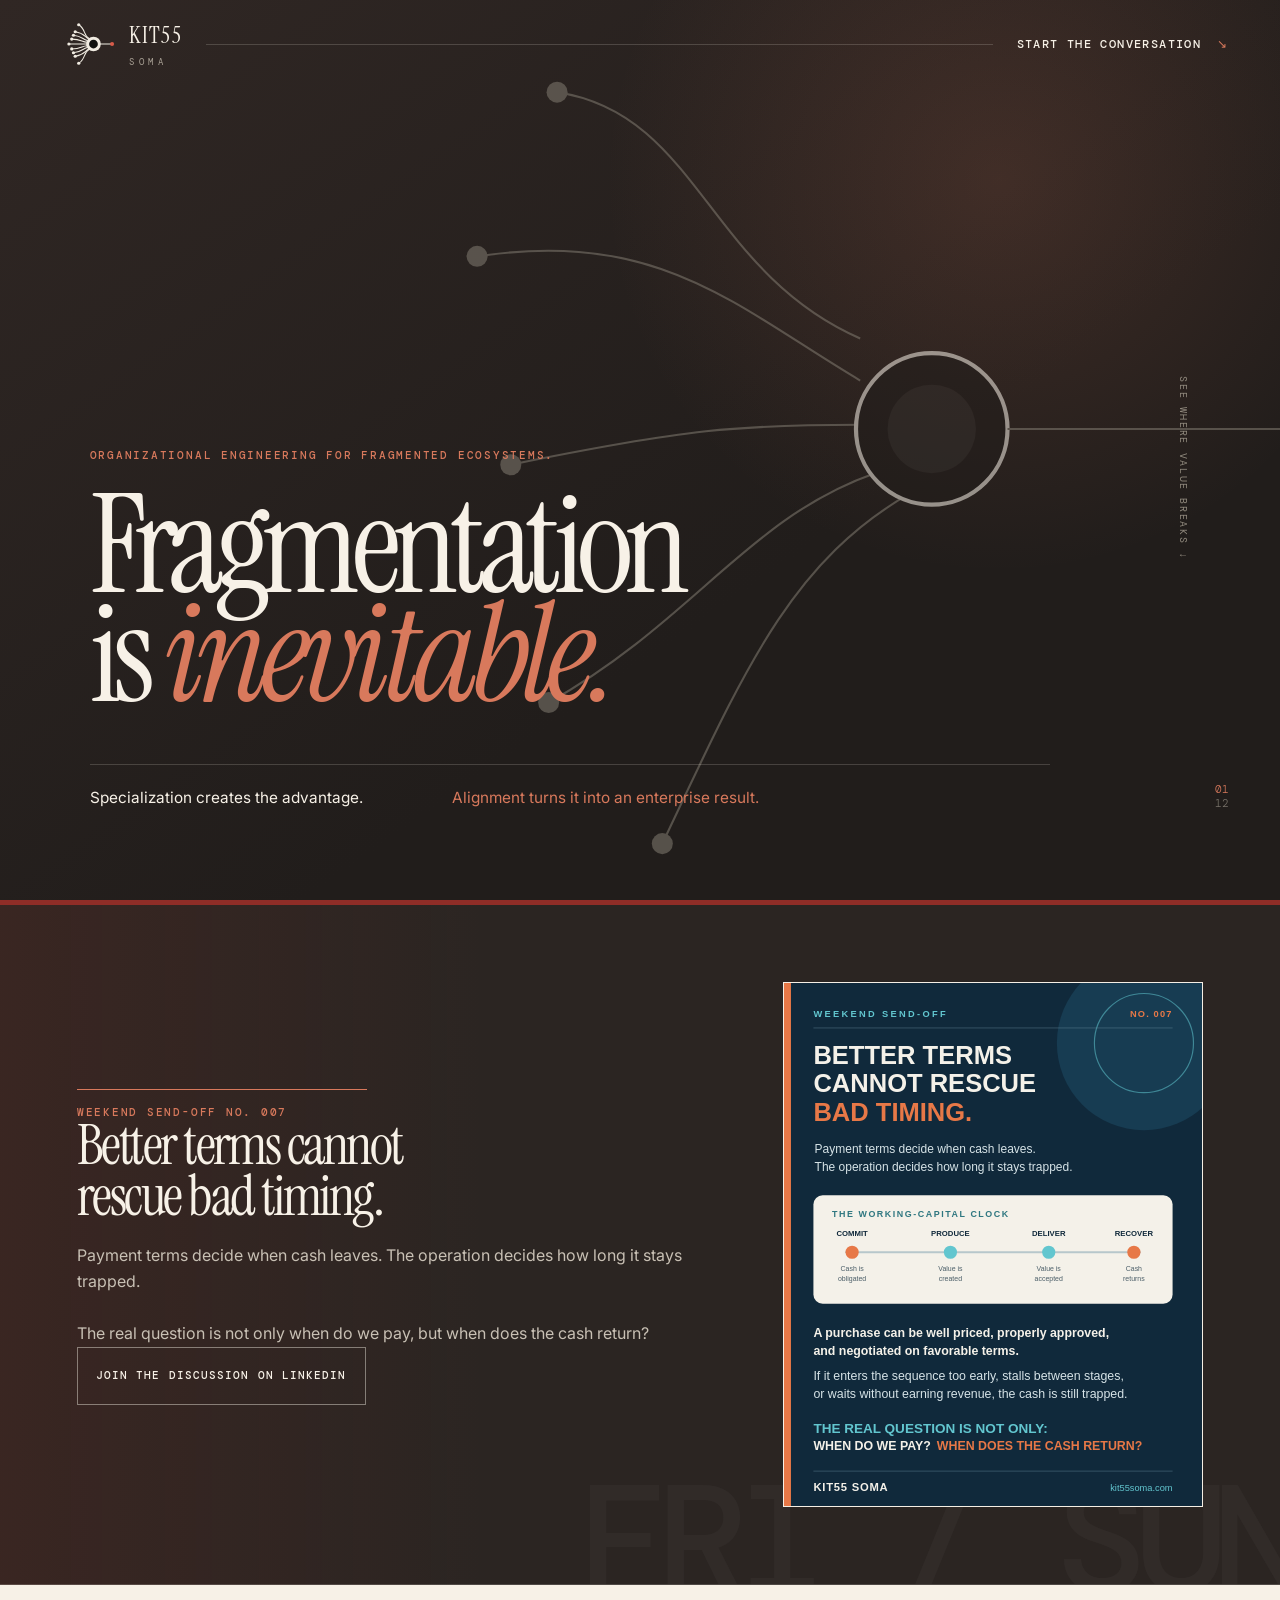
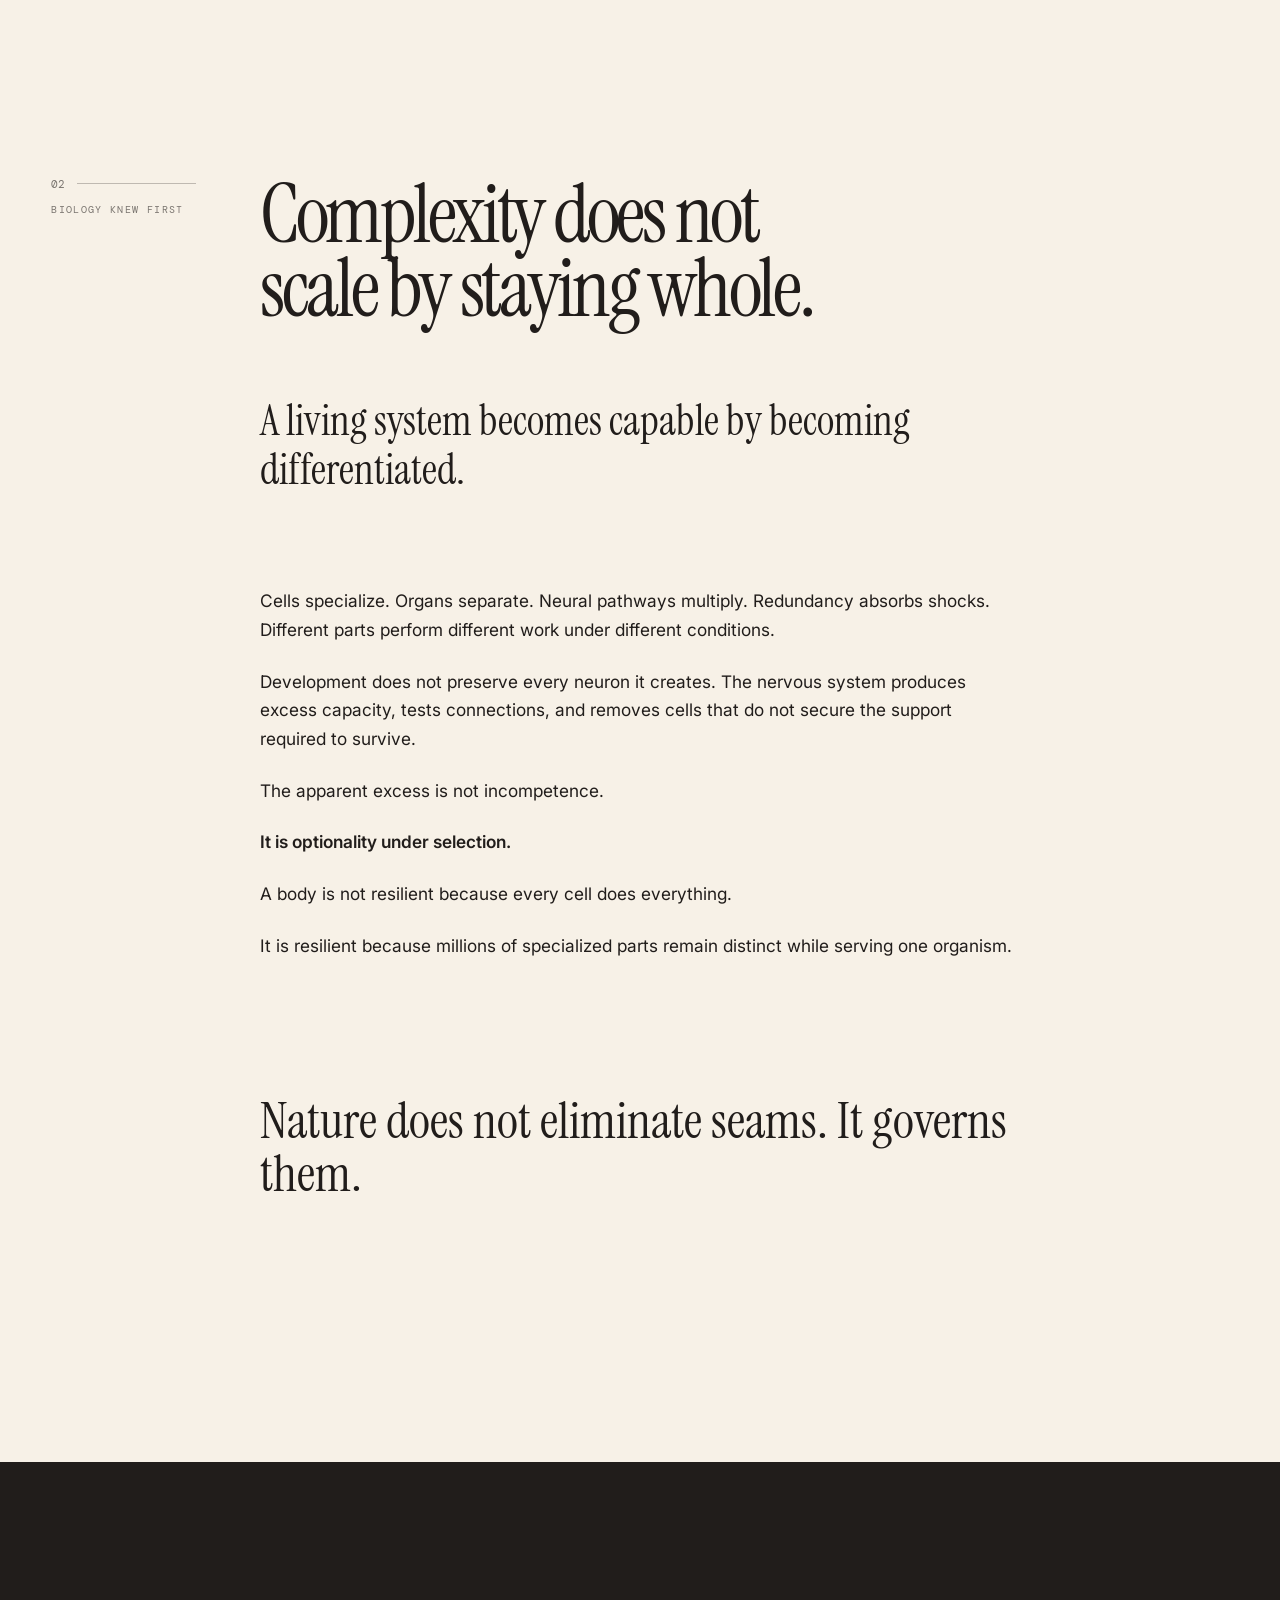
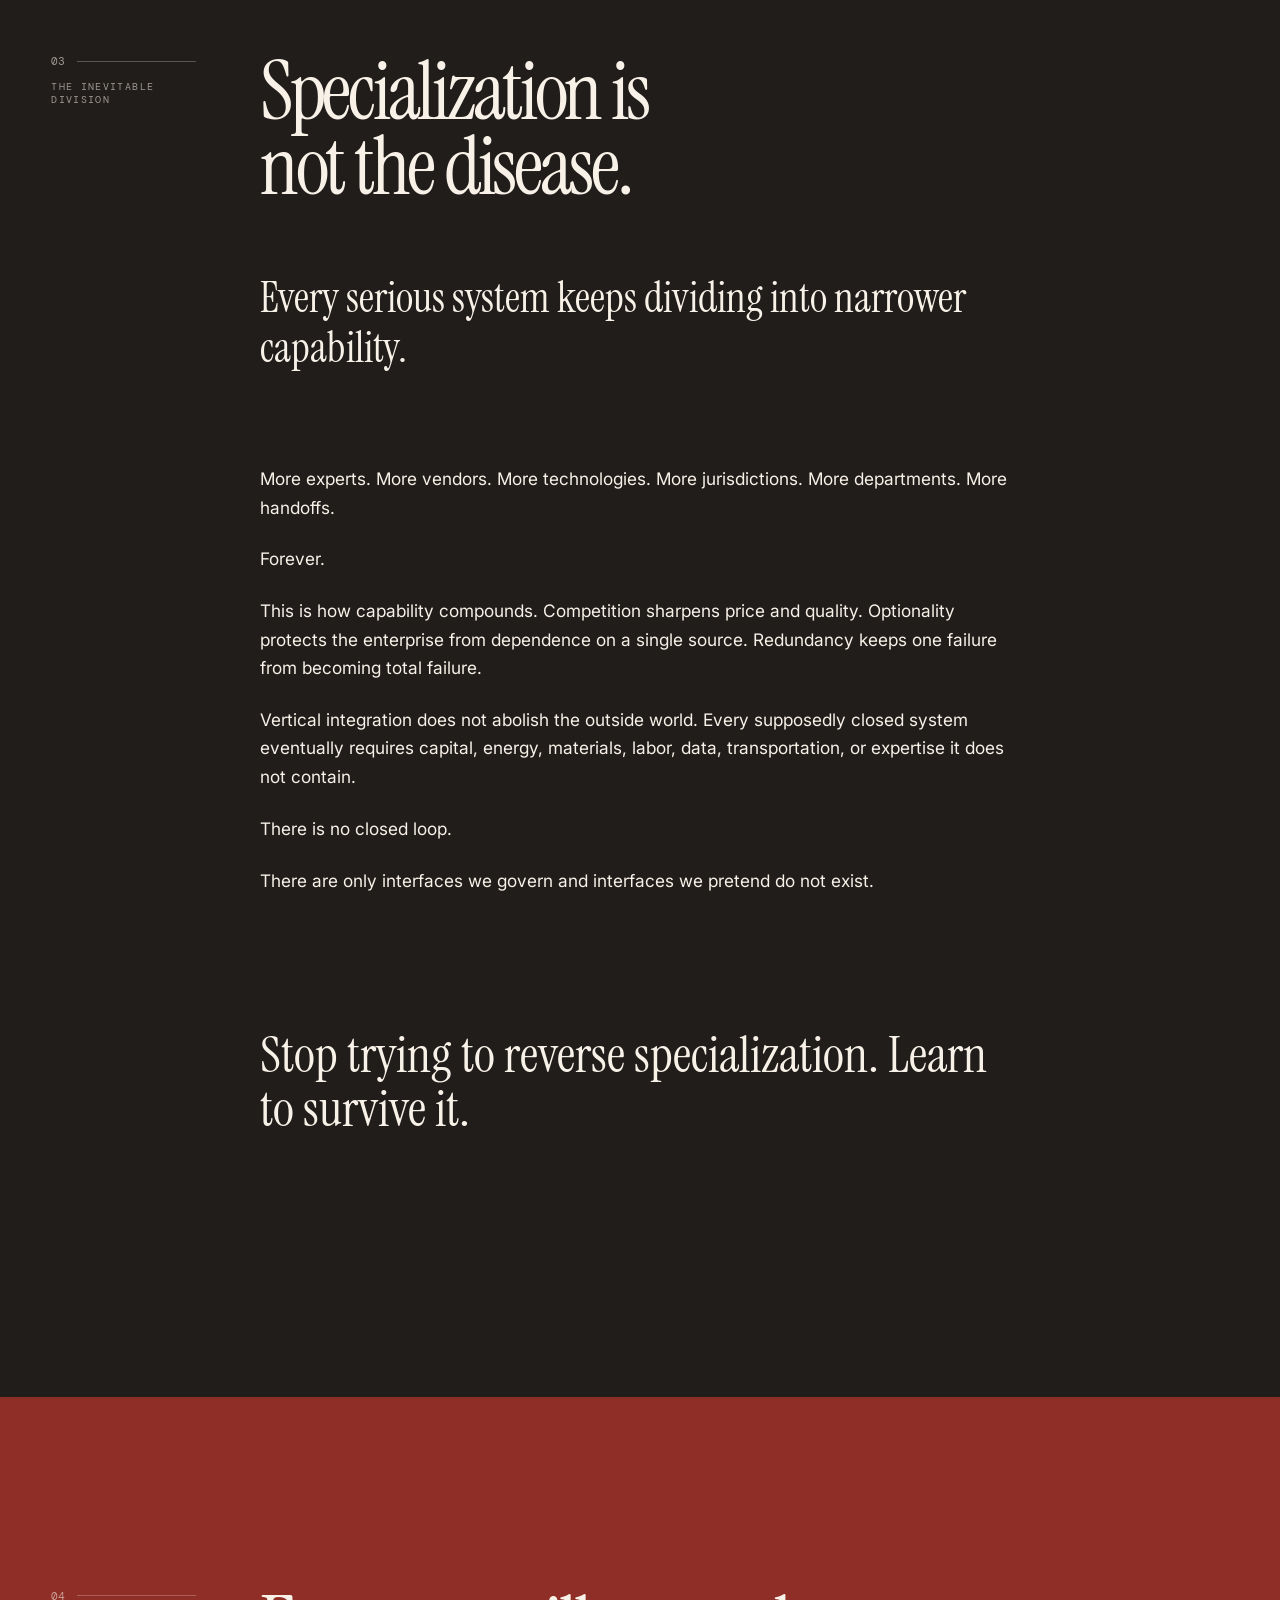
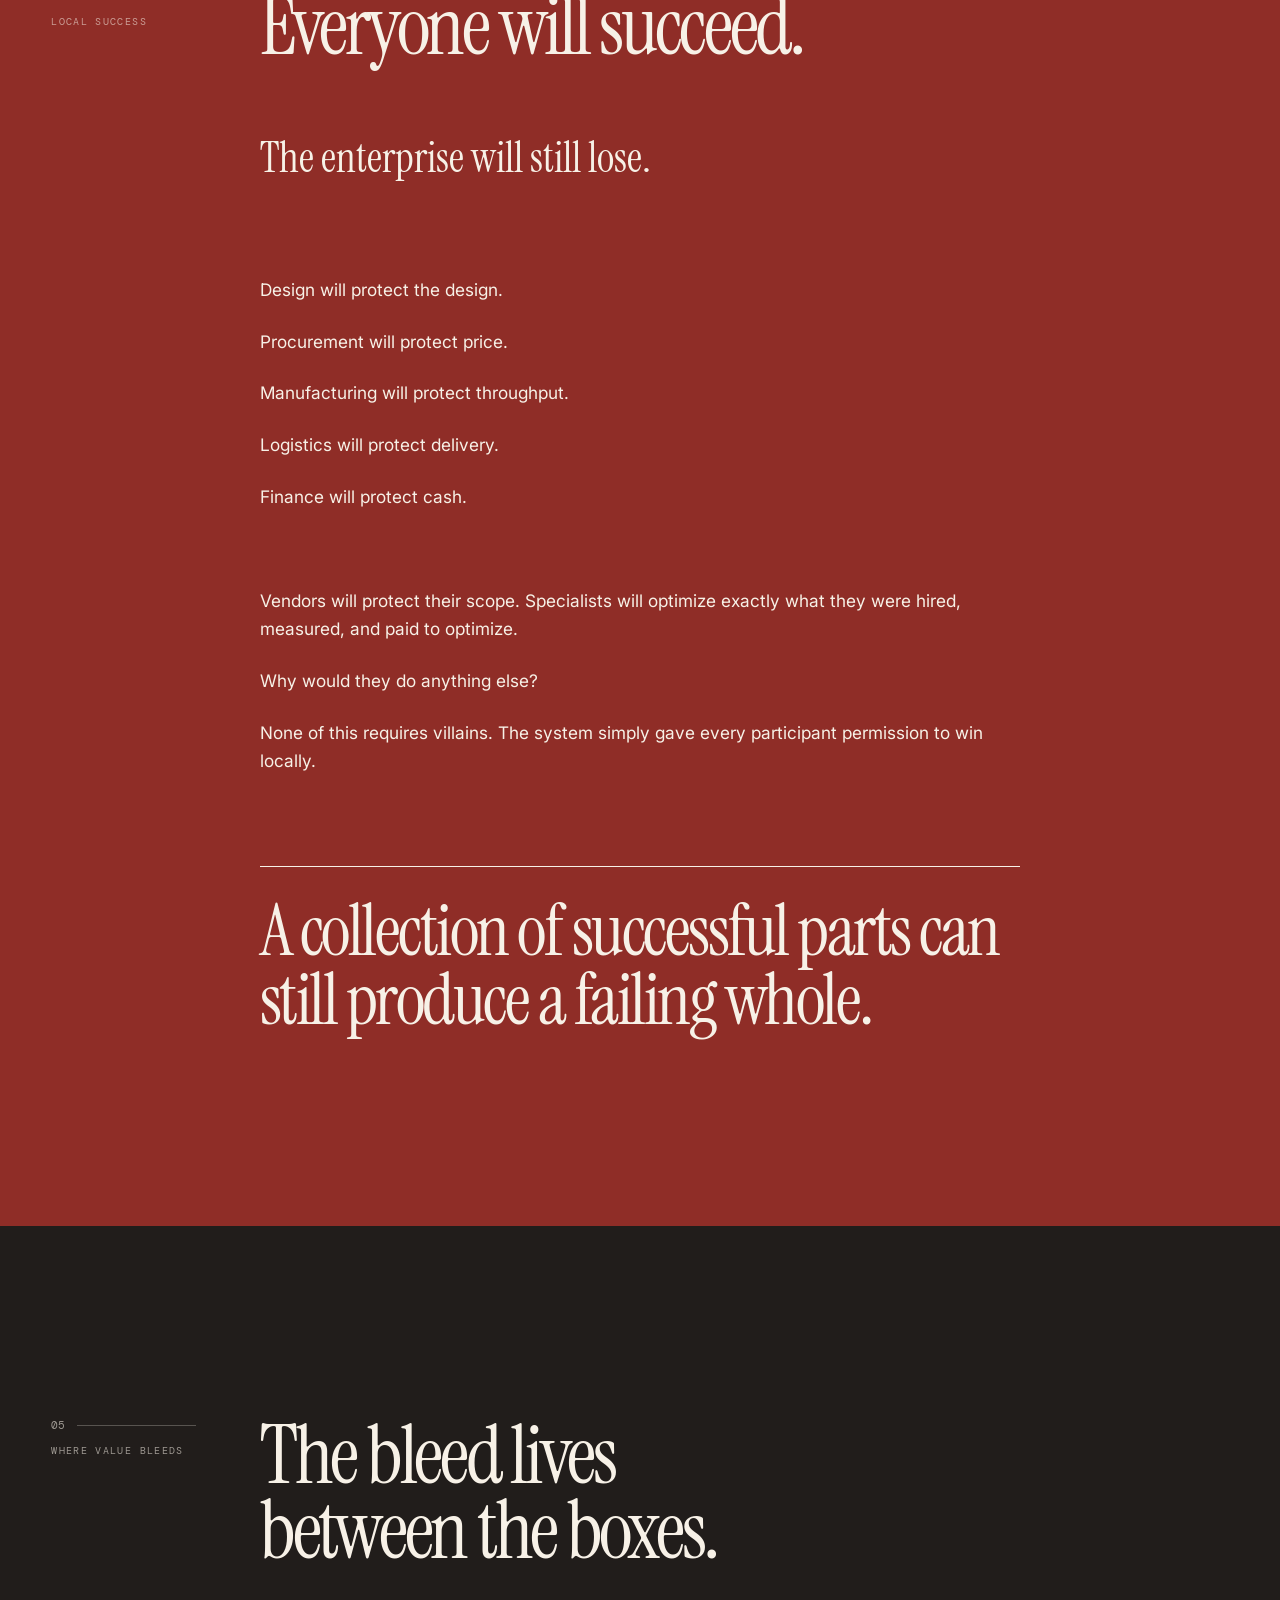
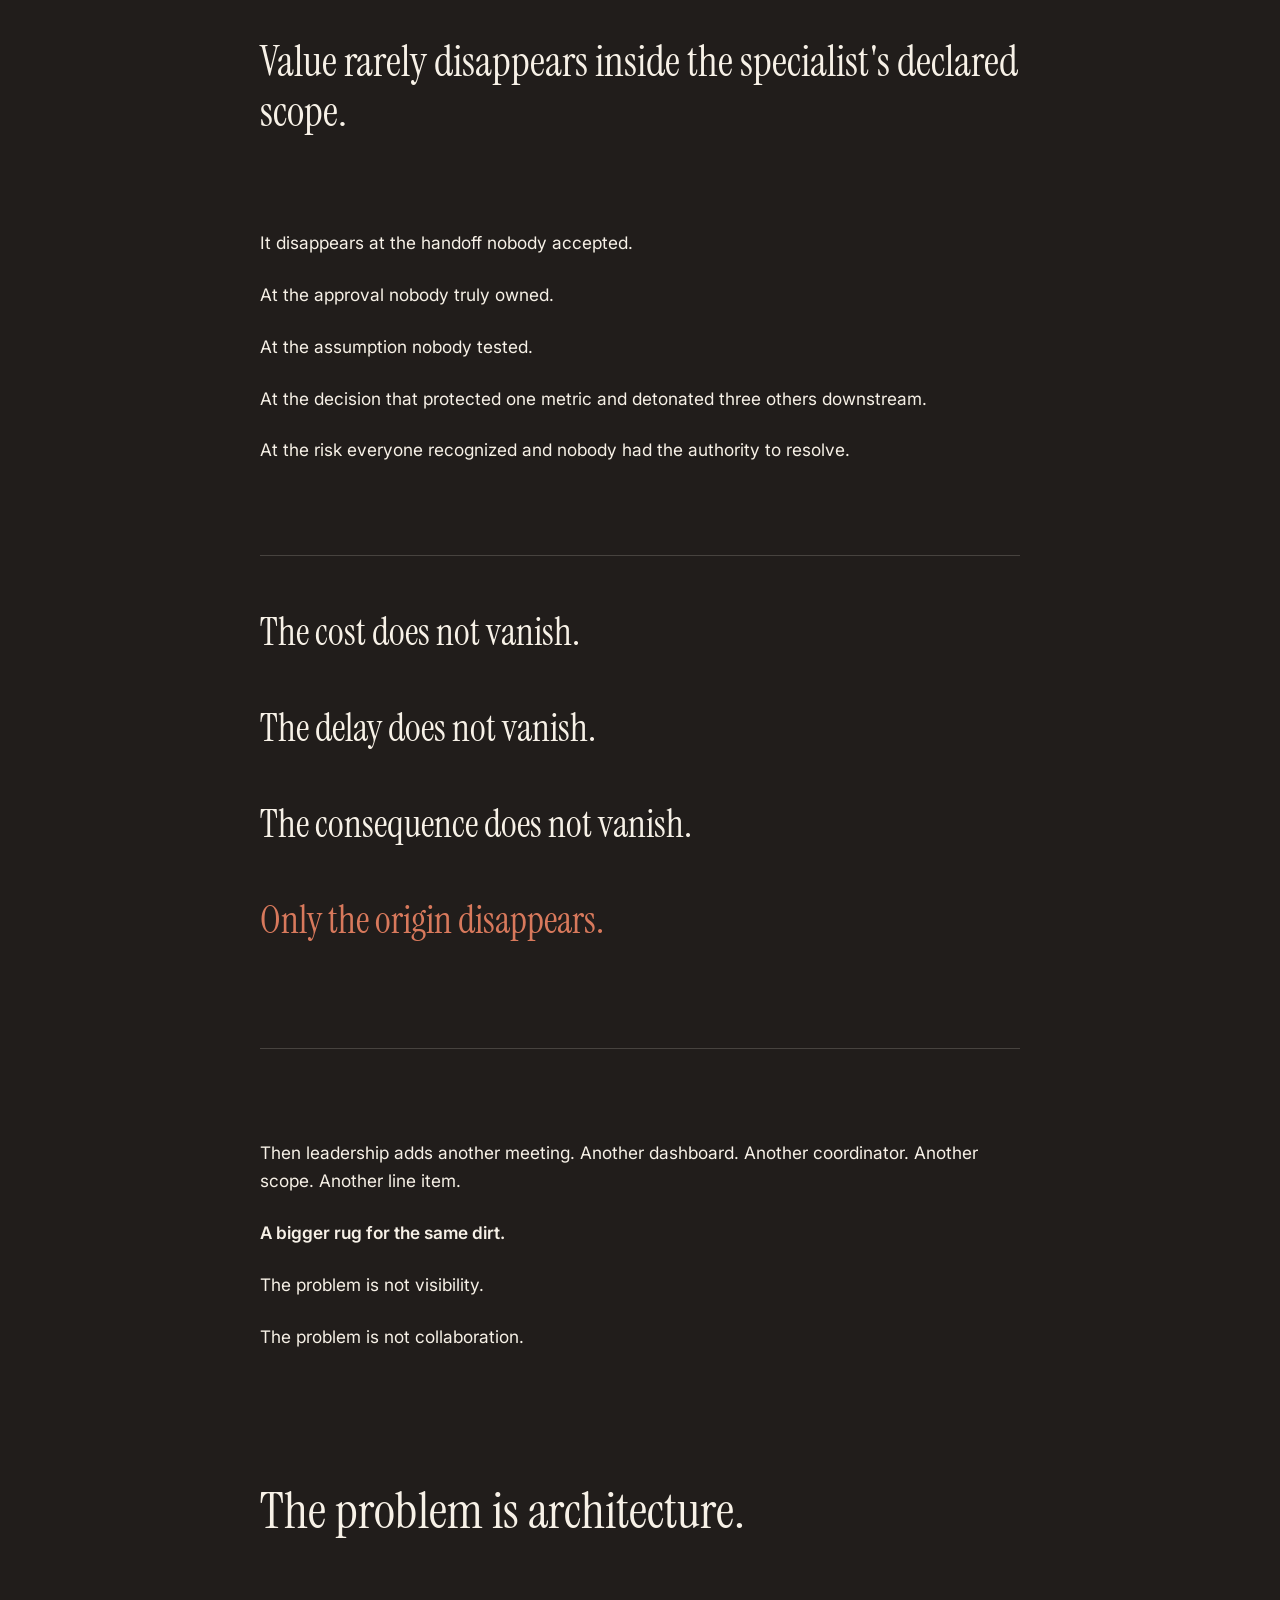
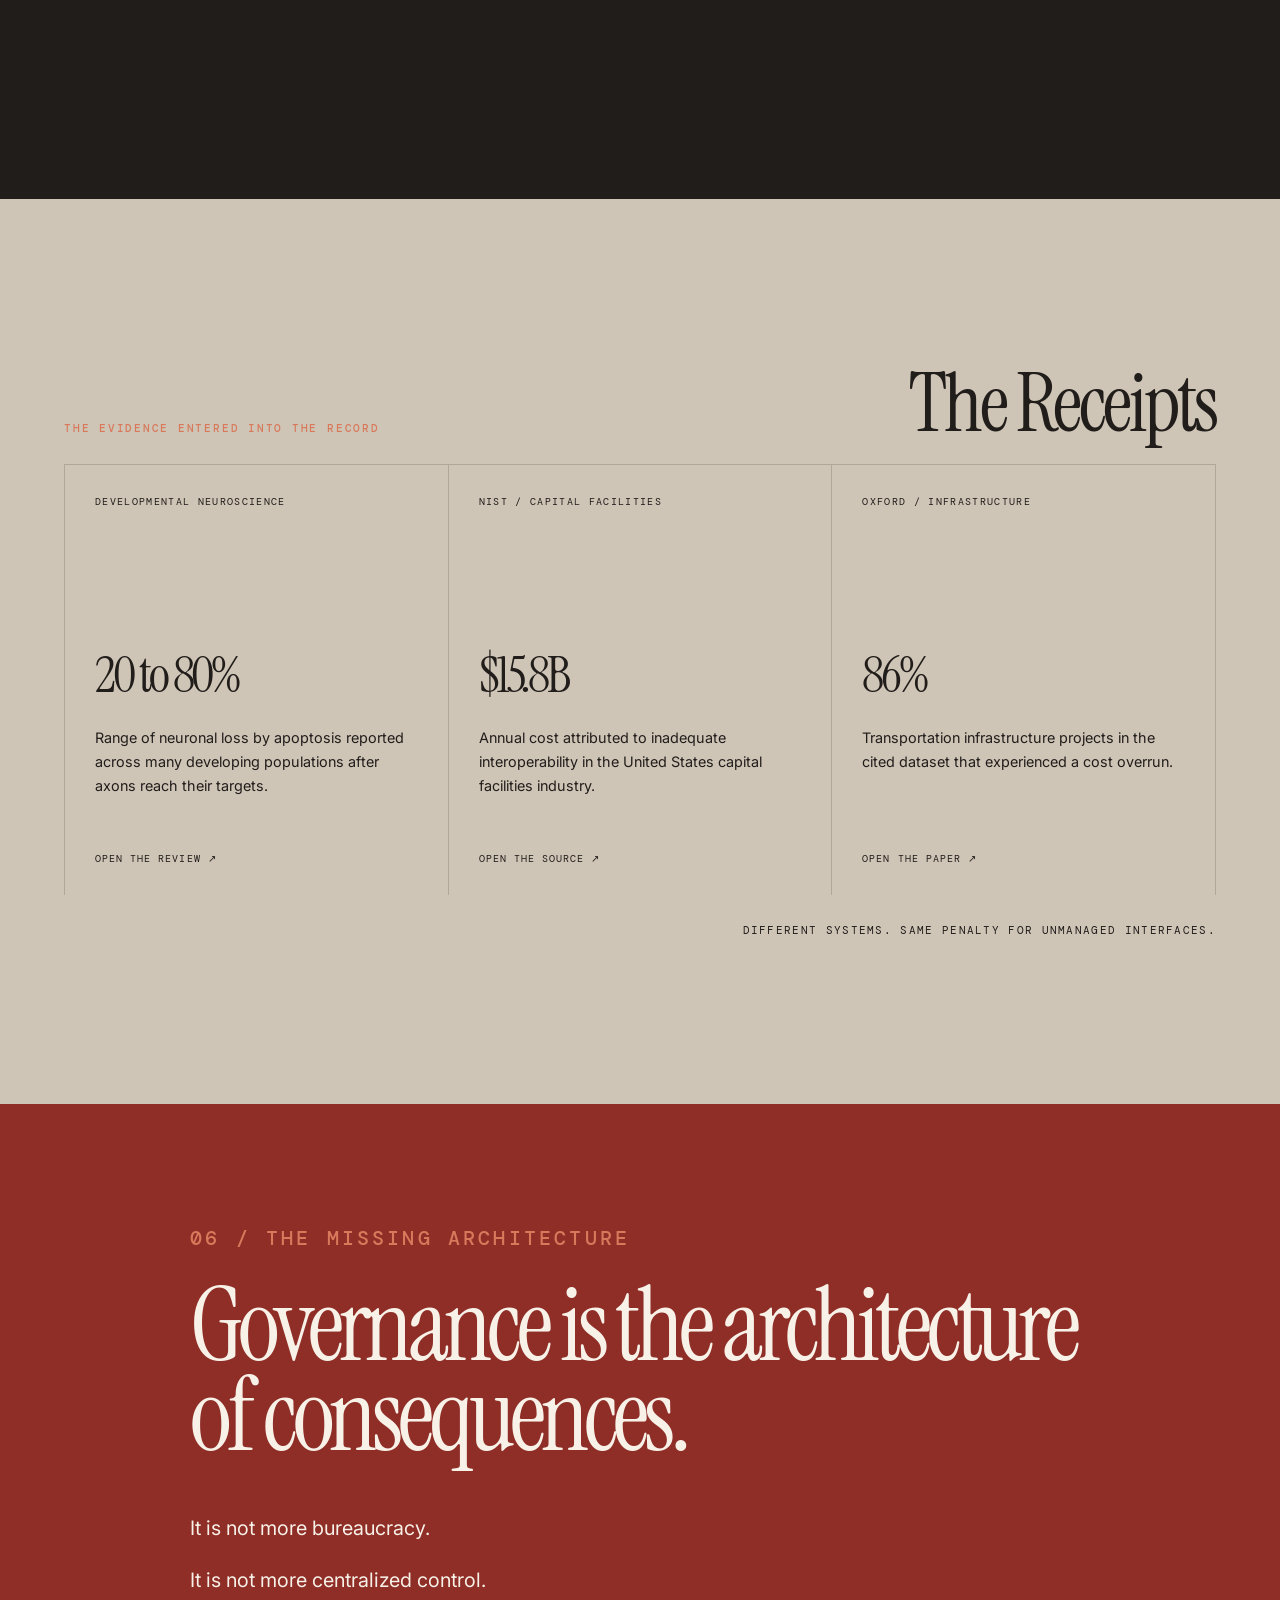
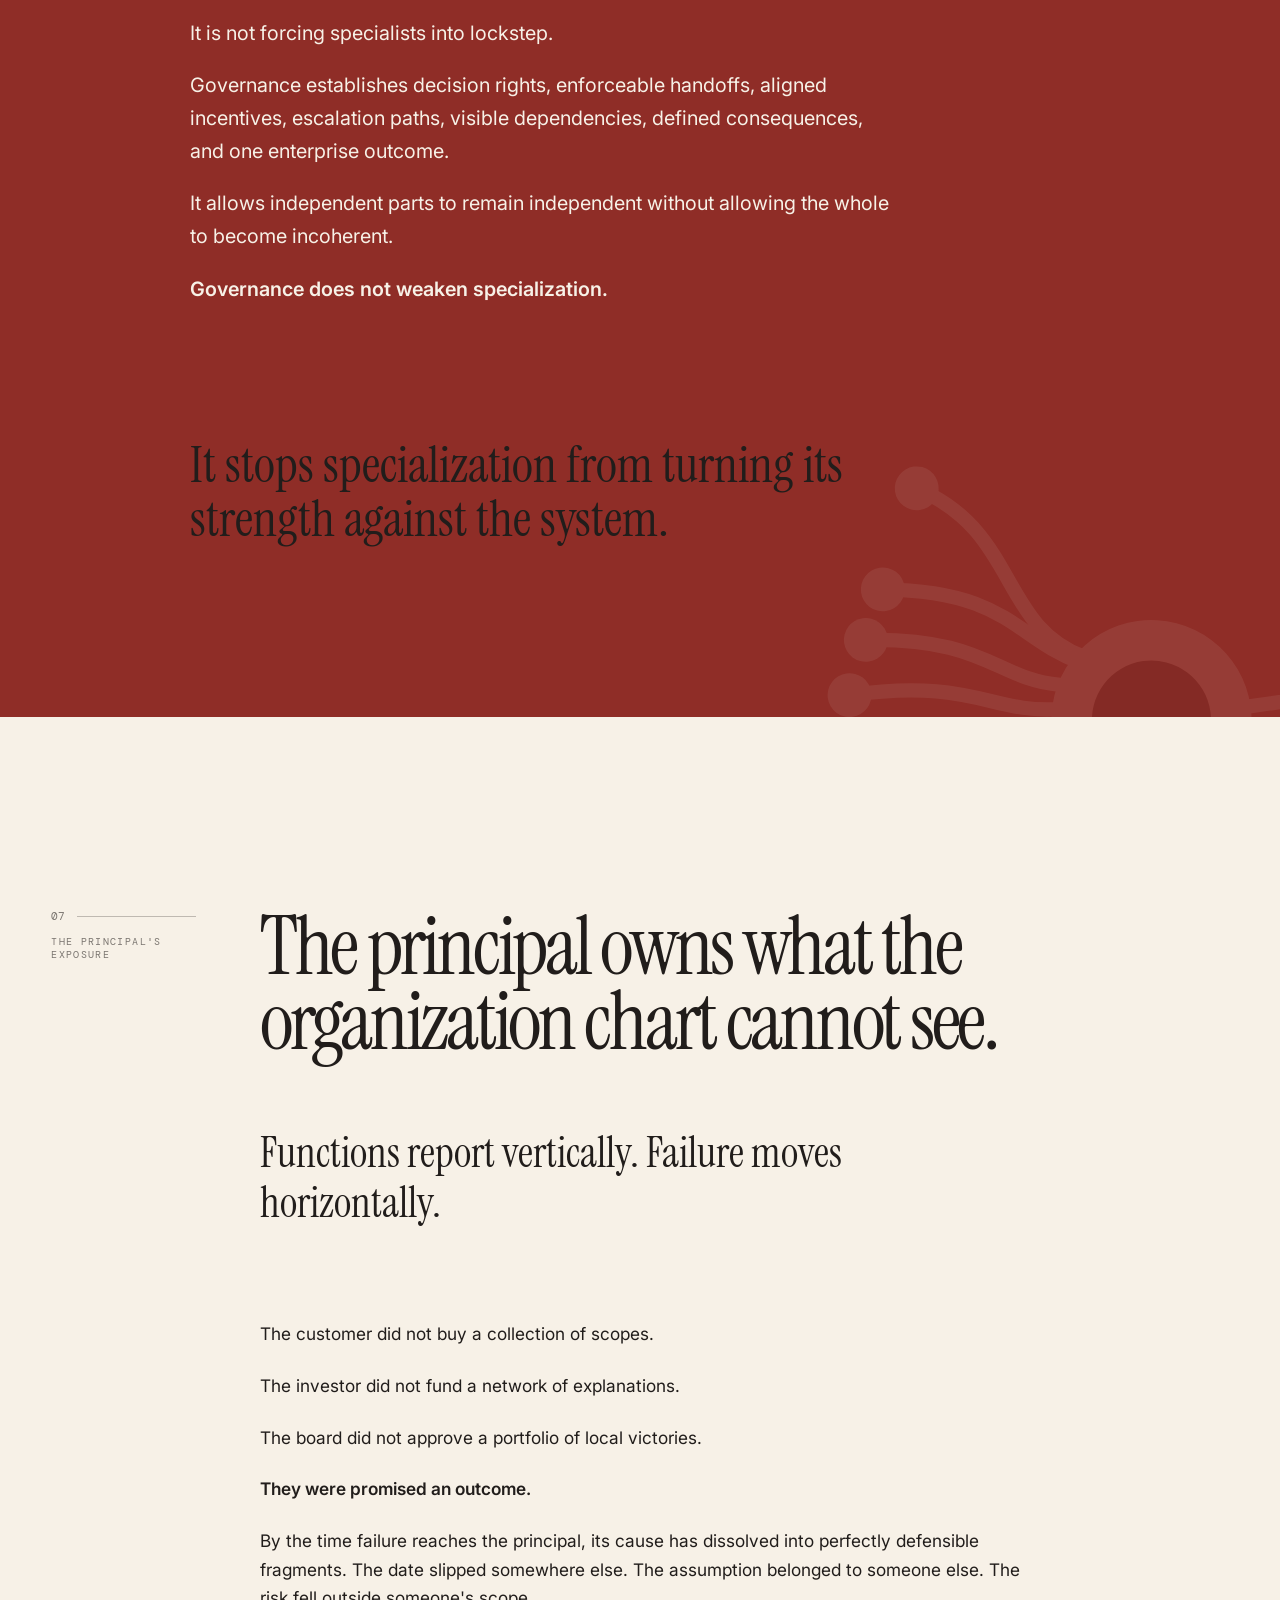
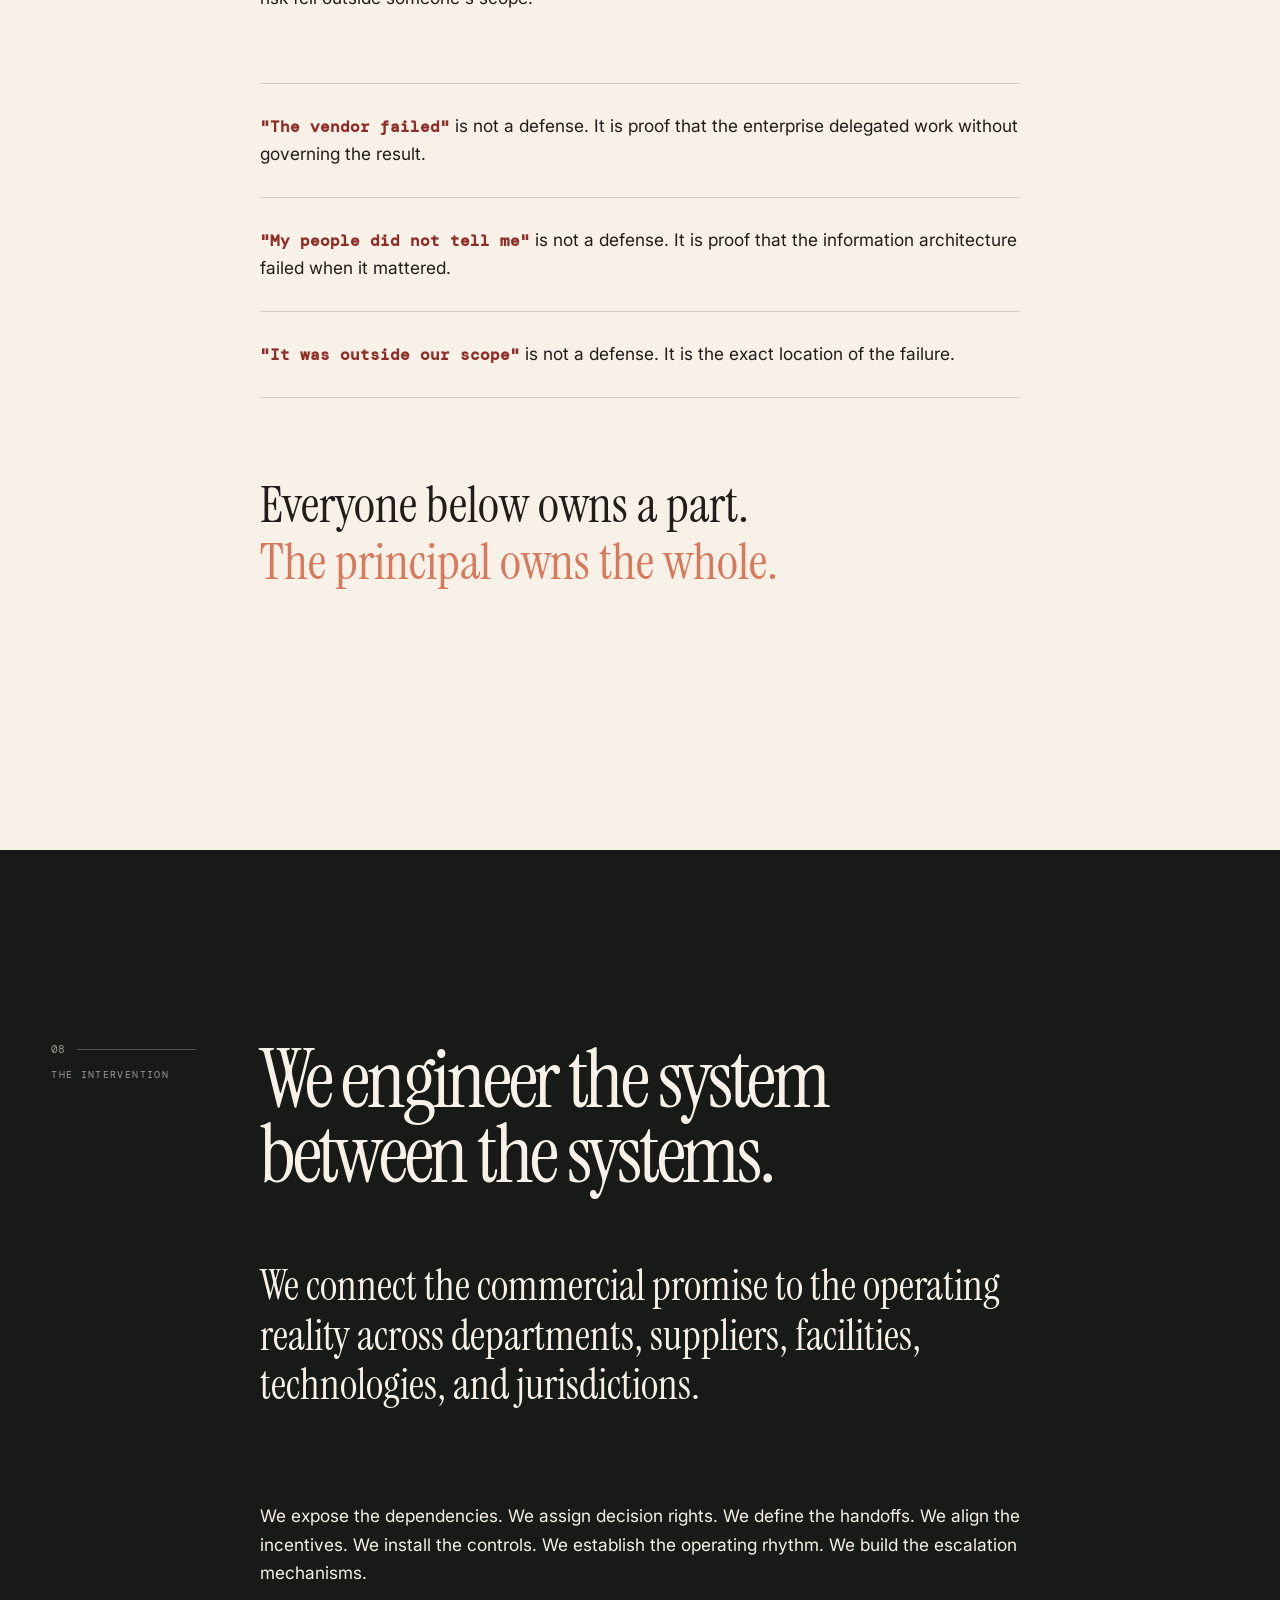
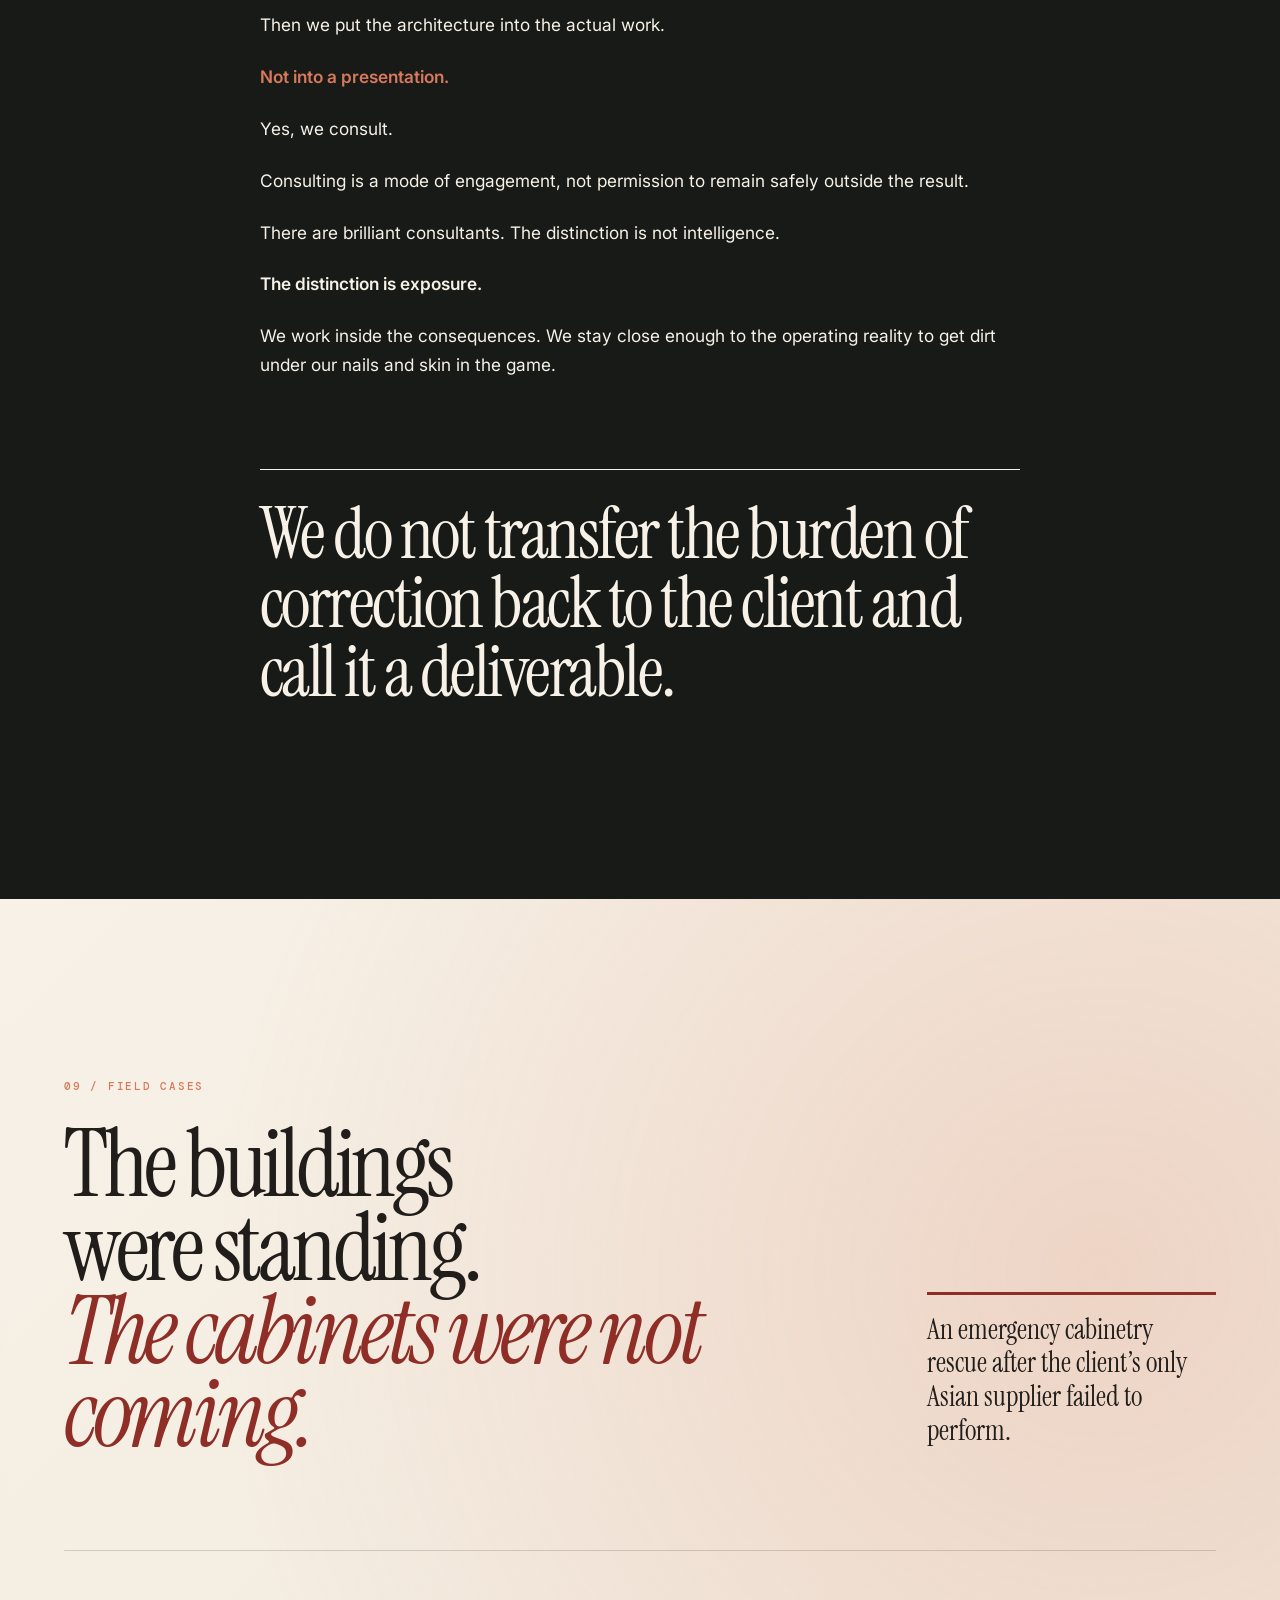
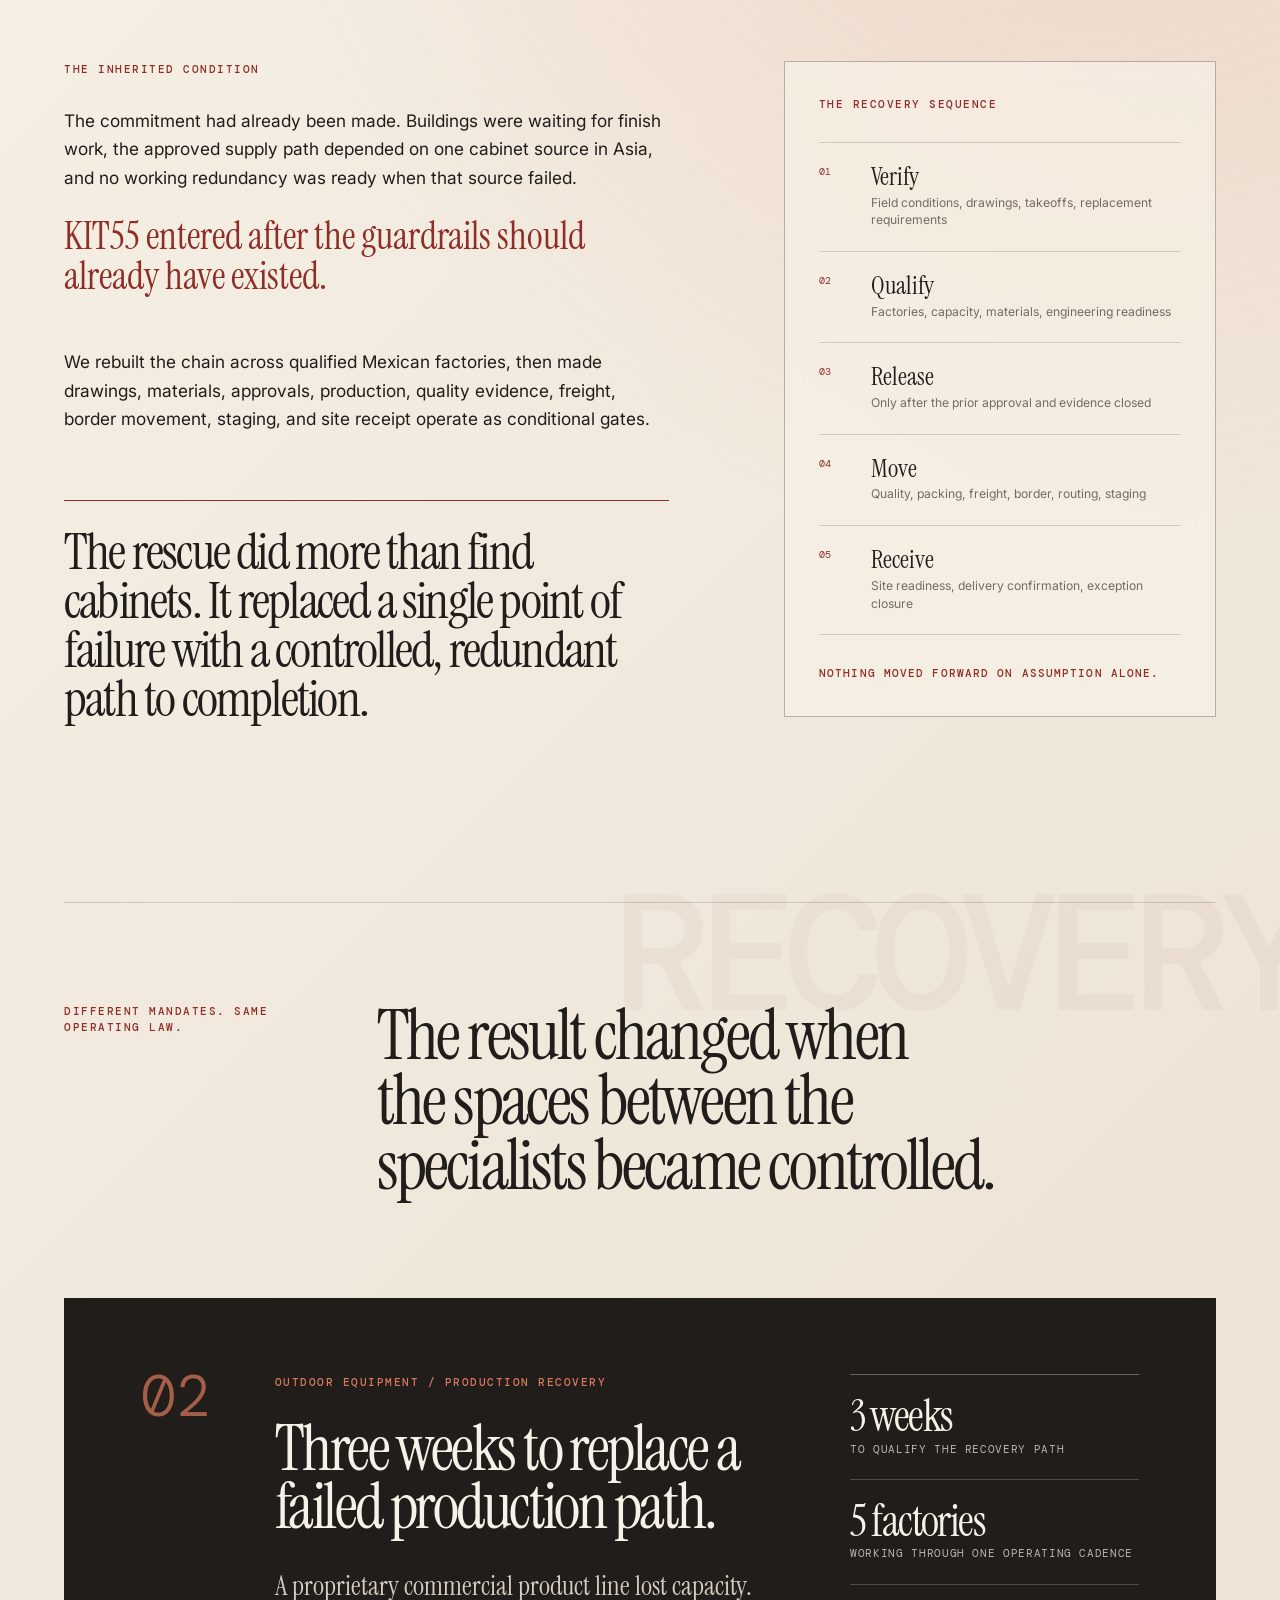
<file: index.html>
<!doctype html>
<html lang="en">
<head>
  <meta charset="utf-8">
  <meta name="viewport" content="width=device-width, initial-scale=1">
  <title>KIT55 Soma | Organizational Engineering for Fragmented Operations</title>
  <meta name="description" content="KIT55 Soma aligns sales, procurement, manufacturing, logistics, finance, and delivery around one enterprise outcome.">
  <meta name="theme-color" content="#211d1b">
  <meta property="og:type" content="website">
  <meta property="og:title" content="KIT55 Soma | Organizational Engineering for Fragmented Operations">
  <meta property="og:description" content="Aligning fragmented operations around one enterprise outcome.">
  <meta property="og:url" content="https://kit55soma.com/">
  <meta property="og:image" content="https://kit55soma.com/social-card.svg?v=20260904">
  <meta name="twitter:card" content="summary_large_image">
  <link rel="canonical" href="https://kit55soma.com/">
  <link rel="icon" href="logo-mark.svg" type="image/svg+xml">
  <link rel="stylesheet" href="styles.css">
  <link rel="stylesheet" href="site-v2.css?v=20260904-3">
</head>
<body>
  <a class="skip-link" href="#main">Skip to the argument</a>

  <header class="site-header" data-header>
    <a class="brand" href="#top" aria-label="KIT55 Soma, back to top">
      <img src="logo-mark-reverse.svg" alt="" width="66" height="42">
      <span class="brand-type"><strong>KIT55</strong><small>SOMA</small></span>
    </a>
    <div class="header-line" aria-hidden="true"></div>
    <a class="header-cta" href="#your-move">Start the conversation <span aria-hidden="true">↘</span></a>
  </header>

  <main id="main">
    <section class="hero" id="top" aria-labelledby="hero-title">
      <div class="hero-network" aria-hidden="true">
        <svg viewBox="0 0 900 900" role="presentation">
          <g class="network-lines">
            <path d="M116 110C250 130 258 280 404 344"/>
            <path d="M40 266C214 240 286 314 404 384"/>
            <path d="M72 464C238 430 290 426 404 426"/>
            <path d="M108 690C246 612 298 514 418 472"/>
            <path d="M216 824C292 664 336 558 450 492"/>
          </g>
          <g class="network-nodes">
            <circle cx="116" cy="110" r="10"/><circle cx="40" cy="266" r="10"/>
            <circle cx="72" cy="464" r="10"/><circle cx="108" cy="690" r="10"/>
            <circle cx="216" cy="824" r="10"/>
          </g>
          <circle class="soma-ring" cx="472" cy="430" r="72"/>
          <circle class="soma-core" cx="472" cy="430" r="42"/>
          <path class="axon" d="M544 430H846"/>
          <circle class="signal" cx="846" cy="430" r="13"/>
        </svg>
      </div>
      <div class="hero-copy">
        <p class="kicker">Organizational engineering for fragmented ecosystems.</p>
        <h1 id="hero-title">Fragmentation<br>is <em>inevitable.</em></h1>
        <div class="hero-verdict">
          <p>Specialization creates the advantage.</p>
          <p>Alignment turns it into an enterprise result.</p>
        </div>
      </div>
      <div class="hero-index" aria-hidden="true">
        <span>01</span><span>12</span>
      </div>
      <a class="scroll-cue" href="#biology">See where value breaks <span aria-hidden="true">↓</span></a>
    </section>

    <section class="media-screen" id="weekend-sendoff" data-media-screen hidden aria-labelledby="media-screen-title">
      <div class="media-screen-shell">
        <div class="media-screen-copy">
          <p class="kicker" data-media-eyebrow></p>
          <h2 id="media-screen-title" data-media-headline></h2>
          <p data-media-body></p>
          <a class="media-screen-cta" data-media-cta hidden></a>
        </div>
        <div class="media-screen-asset" data-media-asset hidden></div>
      </div>
    </section>

    <section class="chapter light biology" id="biology" aria-labelledby="biology-title">
      <div class="chapter-rail">
        <span class="chapter-number">02</span>
        <span class="chapter-rule"></span>
        <span class="chapter-label">Biology knew first</span>
      </div>
      <article class="prose">
        <h2 id="biology-title">Complexity does not scale by staying whole.</h2>
        <p class="lead">A living system becomes capable by becoming differentiated.</p>
        <p>Cells specialize. Organs separate. Neural pathways multiply. Redundancy absorbs shocks. Different parts perform different work under different conditions.</p>
        <p>Development does not preserve every neuron it creates. The nervous system produces excess capacity, tests connections, and removes cells that do not secure the support required to survive.</p>
        <p>The apparent excess is not incompetence.</p>
        <p class="standalone">It is optionality under selection.</p>
        <p>A body is not resilient because every cell does everything.</p>
        <p>It is resilient because millions of specialized parts remain distinct while serving one organism.</p>
        <p class="closing-line">Nature does not eliminate seams. It governs them.</p>
      </article>
    </section>

    <section class="chapter dark" id="specialization" aria-labelledby="specialization-title">
      <div class="chapter-rail">
        <span class="chapter-number">03</span>
        <span class="chapter-rule"></span>
        <span class="chapter-label">The inevitable division</span>
      </div>
      <article class="prose">
        <h2 id="specialization-title">Specialization is not the disease.</h2>
        <p class="lead">Every serious system keeps dividing into narrower capability.</p>
        <p>More experts. More vendors. More technologies. More jurisdictions. More departments. More handoffs.</p>
        <p>Forever.</p>
        <p>This is how capability compounds. Competition sharpens price and quality. Optionality protects the enterprise from dependence on a single source. Redundancy keeps one failure from becoming total failure.</p>
        <p>Vertical integration does not abolish the outside world. Every supposedly closed system eventually requires capital, energy, materials, labor, data, transportation, or expertise it does not contain.</p>
        <p>There is no closed loop.</p>
        <p>There are only interfaces we govern and interfaces we pretend do not exist.</p>
        <p class="closing-line">Stop trying to reverse specialization. Learn to survive it.</p>
      </article>
    </section>

    <section class="chapter redline" id="local-success" aria-labelledby="local-success-title">
      <div class="chapter-rail">
        <span class="chapter-number">04</span>
        <span class="chapter-rule"></span>
        <span class="chapter-label">Local success</span>
      </div>
      <article class="prose">
        <h2 id="local-success-title">Everyone will succeed.</h2>
        <p class="lead">The enterprise will still lose.</p>
        <p>Design will protect the design.</p>
        <p>Procurement will protect price.</p>
        <p>Manufacturing will protect throughput.</p>
        <p>Logistics will protect delivery.</p>
        <p>Finance will protect cash.</p>
        <p>Sales will protect the customer.</p>
        <p>Vendors will protect their scope. Specialists will optimize exactly what they were hired, measured, and paid to optimize.</p>
        <p>Why would they do anything else?</p>
        <p>None of this requires villains. The system simply gave every participant permission to win locally.</p>
        <blockquote>A collection of successful parts can still produce a failing whole.</blockquote>
      </article>
    </section>

    <section class="chapter blackhole" id="interfaces" aria-labelledby="interfaces-title">
      <div class="chapter-rail">
        <span class="chapter-number">05</span>
        <span class="chapter-rule"></span>
        <span class="chapter-label">Where value bleeds</span>
      </div>
      <article class="prose">
        <h2 id="interfaces-title">The bleed lives between the boxes.</h2>
        <p class="lead">Value rarely disappears inside the specialist's declared scope.</p>
        <p>It disappears at the handoff nobody accepted.</p>
        <p>At the approval nobody truly owned.</p>
        <p>At the assumption nobody tested.</p>
        <p>At the decision that protected one metric and detonated three others downstream.</p>
        <p>At the risk everyone recognized and nobody had the authority to resolve.</p>
        <div class="void-statement">
          <p>The cost does not vanish.</p>
          <p>The delay does not vanish.</p>
          <p>The consequence does not vanish.</p>
          <p><strong>Only the origin disappears.</strong></p>
        </div>
        <p>Then leadership adds another meeting. Another dashboard. Another coordinator. Another scope. Another line item.</p>
        <p class="standalone">A bigger rug for the same dirt.</p>
        <p>The problem is not visibility.</p>
        <p>The problem is not collaboration.</p>
        <p class="closing-line">The problem is architecture.</p>
      </article>
    </section>

    <section class="receipts" aria-labelledby="receipts-title">
      <div class="receipts-heading">
        <p class="kicker">The evidence entered into the record</p>
        <h2 id="receipts-title">The Receipts</h2>
      </div>
      <div class="receipt-field">
        <a class="receipt" href="https://pmc.ncbi.nlm.nih.gov/articles/PMC156751/" target="_blank" rel="noopener">
          <span class="receipt-id">Developmental neuroscience</span>
          <strong>20 to 80%</strong>
          <p>Range of neuronal loss by apoptosis reported across many developing populations after axons reach their targets.</p>
          <span class="source">Open the review ↗</span>
        </a>
        <a class="receipt" href="https://www.nist.gov/publications/cost-analysis-inadequate-interoperability-us-capital-facilities-industry" target="_blank" rel="noopener">
          <span class="receipt-id">NIST / Capital facilities</span>
          <strong>$15.8B</strong>
          <p>Annual cost attributed to inadequate interoperability in the United States capital facilities industry.</p>
          <span class="source">Open the source ↗</span>
        </a>
        <a class="receipt" href="https://ora.ox.ac.uk/objects/uuid%3A1995349e-a5c7-4d85-98f4-d0c00cce2d75/files/mc585fe9f557b210e51b0014842bbea6b" target="_blank" rel="noopener">
          <span class="receipt-id">Oxford / Infrastructure</span>
          <strong>86%</strong>
          <p>Transportation infrastructure projects in the cited dataset that experienced a cost overrun.</p>
          <span class="source">Open the paper ↗</span>
        </a>
      </div>
      <p class="receipt-note">Different systems. Same penalty for unmanaged interfaces.</p>
    </section>

    <section class="indictment" id="governance" aria-labelledby="governance-title">
      <div class="indictment-mark" aria-hidden="true"><img src="logo-mark-reverse.svg" alt=""></div>
      <article>
        <p class="kicker">06 / The missing architecture</p>
        <h2 id="governance-title">Governance is the architecture of consequences.</h2>
        <p>It is not more bureaucracy.</p>
        <p>It is not more centralized control.</p>
        <p>It is not forcing specialists into lockstep.</p>
        <p>Governance establishes decision rights, enforceable handoffs, aligned incentives, escalation paths, visible dependencies, defined consequences, and one enterprise outcome.</p>
        <p>It allows independent parts to remain independent without allowing the whole to become incoherent.</p>
        <p class="standalone">Governance does not weaken specialization.</p>
        <p class="closing-line">It stops specialization from turning its strength against the system.</p>
      </article>
    </section>

    <section class="chapter light principal" id="exposure" aria-labelledby="exposure-title">
      <div class="chapter-rail">
        <span class="chapter-number">07</span>
        <span class="chapter-rule"></span>
        <span class="chapter-label">The principal's exposure</span>
      </div>
      <article class="prose">
        <h2 id="exposure-title">The principal owns what the organization chart cannot see.</h2>
        <p class="lead">Functions report vertically. Failure moves horizontally.</p>
        <p>The customer did not buy a collection of scopes.</p>
        <p>The investor did not fund a network of explanations.</p>
        <p>The board did not approve a portfolio of local victories.</p>
        <p class="standalone">They were promised an outcome.</p>
        <p>By the time failure reaches the principal, its cause has dissolved into perfectly defensible fragments. The date slipped somewhere else. The assumption belonged to someone else. The risk fell outside someone's scope.</p>
        <div class="defenses">
          <p><strong>"The vendor failed"</strong> is not a defense. It is proof that the enterprise delegated work without governing the result.</p>
          <p><strong>"My people did not tell me"</strong> is not a defense. It is proof that the information architecture failed when it mattered.</p>
          <p><strong>"It was outside our scope"</strong> is not a defense. It is the exact location of the failure.</p>
        </div>
        <p class="final-pair"><span>Everyone below owns a part.</span><strong>The principal owns the whole.</strong></p>
      </article>
    </section>

    <section class="chapter intervention" id="intervention" aria-labelledby="intervention-title">
      <div class="chapter-rail">
        <span class="chapter-number">08</span>
        <span class="chapter-rule"></span>
        <span class="chapter-label">The intervention</span>
      </div>
      <article class="prose">
        <h2 id="intervention-title">We engineer the system between the systems.</h2>
        <p class="lead">We connect the commercial promise to the operating reality across departments, suppliers, facilities, technologies, and jurisdictions.</p>
        <p>We expose the dependencies. We assign decision rights. We define the handoffs. We align the incentives. We install the controls. We establish the operating rhythm. We build the escalation mechanisms.</p>
        <p>Then we put the architecture into the actual work.</p>
        <p class="standalone accent">Not into a presentation.</p>
        <p>Yes, we consult.</p>
        <p>Consulting is a mode of engagement, not permission to remain safely outside the result.</p>
        <p>There are brilliant consultants. The distinction is not intelligence.</p>
        <p class="standalone">The distinction is exposure.</p>
        <p>We work inside the consequences. We stay close enough to the operating reality to get dirt under our nails and skin in the game.</p>
        <blockquote>We do not transfer the burden of correction back to the client and call it a deliverable.</blockquote>
      </article>
    </section>

    <section class="field-case" id="field-case" aria-labelledby="field-case-title">
      <header class="field-case-intro">
        <div>
          <p class="kicker">09 / Field cases</p>
          <h2 id="field-case-title">The buildings were standing.<br><em>The cabinets were not coming.</em></h2>
        </div>
        <p class="field-case-deck">An emergency cabinetry rescue after the client’s only Asian supplier failed to perform.</p>
      </header>
      <div class="field-case-body">
        <article class="field-case-story">
          <p class="case-label">The inherited condition</p>
          <p>The commitment had already been made. Buildings were waiting for finish work, the approved supply path depended on one cabinet source in Asia, and no working redundancy was ready when that source failed.</p>
          <p>KIT55 entered after the guardrails should already have existed.</p>
          <p>We rebuilt the chain across qualified Mexican factories, then made drawings, materials, approvals, production, quality evidence, freight, border movement, staging, and site receipt operate as conditional gates.</p>
          <blockquote>The rescue did more than find cabinets. It replaced a single point of failure with a controlled, redundant path to completion.</blockquote>
        </article>
        <aside class="control-chain" aria-label="Recovery control sequence">
          <p class="case-label">The recovery sequence</p>
          <ol>
            <li><span>01</span><strong>Verify</strong><small>Field conditions, drawings, takeoffs, replacement requirements</small></li>
            <li><span>02</span><strong>Qualify</strong><small>Factories, capacity, materials, engineering readiness</small></li>
            <li><span>03</span><strong>Release</strong><small>Only after the prior approval and evidence closed</small></li>
            <li><span>04</span><strong>Move</strong><small>Quality, packing, freight, border, routing, staging</small></li>
            <li><span>05</span><strong>Receive</strong><small>Site readiness, delivery confirmation, exception closure</small></li>
          </ol>
          <p class="chain-rule">Nothing moved forward on assumption alone.</p>
        </aside>
      </div>
      <div class="case-portfolio" aria-label="Additional operating case studies">
        <header class="case-portfolio-intro">
          <p class="case-label">Different mandates. Same operating law.</p>
          <h3>The result changed when the spaces between the specialists became controlled.</h3>
        </header>

        <article class="case-brief case-brief-dark">
          <div class="case-brief-number" aria-hidden="true">02</div>
          <div class="case-brief-copy">
            <p class="case-label">Outdoor Equipment / Production recovery</p>
            <h3>Three weeks to replace a failed production path.</h3>
            <p class="case-brief-lead">A proprietary commercial product line lost capacity. The customer did not need a supplier list. It needed a working production system.</p>
            <p>The recovery replaced tooling, qualified alternative Mexican capacity, and divided specialized work across five factories. A common operating picture connected materials, fabrication, quality, packing, border transfer, and national distribution. Exceptions escalated before they could miss the next delivery cycle.</p>
            <p class="case-governance"><strong>The governance difference:</strong> five independent factories stopped behaving like five separate scopes and began operating against one release cadence and one customer obligation.</p>
          </div>
          <div class="case-metrics" aria-label="Case results">
            <p><strong>3 weeks</strong><span>to qualify the recovery path</span></p>
            <p><strong>5 factories</strong><span>working through one operating cadence</span></p>
            <p><strong>750 carts</strong><span>delivered every other day beginning in week three</span></p>
            <p><strong>$112K</strong><span>in alternative-day fulfillment revenue</span></p>
          </div>
        </article>

        <article class="case-brief case-brief-signal">
          <div class="case-brief-number" aria-hidden="true">03</div>
          <div class="case-brief-copy">
            <p class="case-label">Building products / Commercial execution</p>
            <h3>The sale was not the finish line.</h3>
            <p class="case-brief-lead">Every new customer commitment changed specifications, sourcing, landed cost, capacity, working capital, logistics, fulfillment, and service downstream.</p>
            <p>Customer strategy and future product plans were translated into specifications, prototypes, shop drawings, compliance, landed-cost analysis, and supply readiness before commitments reached production. Sales, procurement, manufacturing, finance, fulfillment, and customer teams worked from one operating picture.</p>
            <p class="case-governance"><strong>The governance difference:</strong> the commercial promise and the operating result were managed as one system, with margin, capacity, cash, and delivery treated as shared consequences.</p>
          </div>
          <div class="case-metrics" aria-label="Case results">
            <p><strong>$30M</strong><span>in product sales over 14 months</span></p>
            <p><strong>40% to 50%</strong><span>gross margin</span></p>
            <p><strong>35% to 40%</strong><span>of sourcing shifted from Asia to Mexico</span></p>
            <p><strong>4 business days</strong><span>for space-specific kits to reach lower-48 job sites</span></p>
          </div>
        </article>
      </div>
    </section>

    <section class="method engagements" id="engagements" aria-labelledby="engagements-title">
      <header class="method-intro">
        <div>
          <p class="kicker">10 / How we engage</p>
          <h2 id="engagements-title">Use the capability you need.</h2>
        </div>
        <div class="method-opening">
          <p>Some organizations need the architecture. Some need the installation. Some need direct operating control.</p>
          <p>We are open to all of it.</p>
          <p><strong>The engagement model is flexible. The standard is not.</strong></p>
        </div>
      </header>
      <div class="engagement-grid">
        <article><span>01</span><h3>Diagnose</h3><p>Expose where time, value, authority, and accountability are disappearing.</p></article>
        <article><span>02</span><h3>Advise</h3><p>Give leadership the decisions and mechanisms required to regain control.</p></article>
        <article><span>03</span><h3>Architect</h3><p>Engineer decision rights, handoffs, and escalation paths around the real organization.</p></article>
        <article><span>04</span><h3>Install</h3><p>Put the controls, handoffs, decision rights, and operating cadence into live work.</p></article>
        <article><span>05</span><h3>Lead</h3><p>Drive execution across departments, suppliers, facilities, and stakeholders.</p></article>
        <article><span>06</span><h3>Stabilize</h3><p>Stop the bleed, restore control, and rebuild around conditions on the ground.</p></article>
        <article><span>07</span><h3>Transfer</h3><p>Embed a system the organization can run, enforce, and improve without us.</p></article>
        <article><span>08</span><h3>Operate</h3><p>Stay inside the system, coordinate the interfaces, and remain accountable for performance.</p></article>
        <article><span>09</span><h3>Take Over</h3><p>Assume ownership of the function, program, or operating environment required to produce the outcome.</p></article>
      </div>
    </section>

    <section class="proof continuity" id="continuity" aria-labelledby="continuity-title">
      <div class="proof-heading">
        <p class="kicker">11 / The commercial promise</p>
        <h2 id="continuity-title">The system can outlive us.<br><em>Or we can stay and run it.</em></h2>
      </div>
      <article class="proof-copy">
        <p>You can hire us to engineer the solution and transfer it into your organization.</p>
        <p>You can hire us to lead until control is established.</p>
        <p>You can retain us to keep the system aligned and performing.</p>
        <p>Or you can hand us the responsibility and hold us accountable for the result.</p>
        <p>The objective is not dependence on a heroic individual, inside or outside the enterprise.</p>
        <p>The objective is an operating architecture that survives leadership changes, supplier changes, growth, disruption, and time.</p>
        <p class="standalone">Documented. Measurable. Transferable. Enforceable.</p>
        <div class="certificate">
          <p>We can leave behind the system.</p>
          <p>We can remain inside it.</p>
          <p><strong>Or we can take responsibility for running it.</strong></p>
        </div>
      </article>
    </section>

    <section class="your-move" id="your-move" aria-labelledby="move-title">
      <div class="move-mark" aria-hidden="true"><img src="logo-mark.svg" alt=""></div>
      <div class="move-copy">
        <p class="kicker">12 / Your move</p>
        <h2 id="move-title">If this makes sense to you, call us.</h2>
        <p class="lead-cta">Bring the commercial promise and the operating result into the same system.</p>
        <p>Prepare the supply, capacity, logistics, commercial terms, and contingencies before the signature. Then keep every function aligned through production, delivery, revenue, and margin.</p>
        <p>Bring us the sale the organization cannot reliably fulfill. The date that refuses to recover. The margin that keeps disappearing. The operation that performs by department and fails as an enterprise.</p>
        <p>We will tell you whether there is useful work for us to do together.</p>
      </div>
      <div class="contact-panel" aria-label="Contact KIT55 Soma">
        <p class="contact-title">Start the conversation.</p>
        <a href="tel:+18587442700"><span>Call</span><strong>858 744 2700</strong><i aria-hidden="true">↗</i></a>
        <a href="mailto:info@kit55soma.com?subject=Connect%20the%20promise%20to%20execution"><span>Email</span><strong>info@kit55soma.com</strong><i aria-hidden="true">↗</i></a>
        <a href="https://www.linkedin.com/in/federico-leff-25b613108/" target="_blank" rel="noopener"><span>LinkedIn</span><strong>Connect directly</strong><i aria-hidden="true">↗</i></a>
        <a class="calendar-link" data-calendar-link hidden><span>Calendar</span><strong>Book a working session</strong><i aria-hidden="true">↗</i></a>
      </div>
    </section>
  </main>

  <footer>
    <a class="footer-brand" href="#top">
      <img src="logo-mark-reverse.svg" alt="" width="78" height="50">
      <span><strong>KIT55</strong><small>SOMA</small></span>
    </a>
    <p>Organizational engineering for fragmented ecosystems.</p>
    <div class="footer-meta"><span>© <span data-year></span> KIT55 COMMERCIAL, LLC</span><a href="mailto:info@kit55soma.com">info@kit55soma.com</a></div>
  </footer>

  <script src="media-config.js?v=20260925-007"></script>
  <script src="script.js?v=20260904-1"></script>
</body>
</html>
</file>
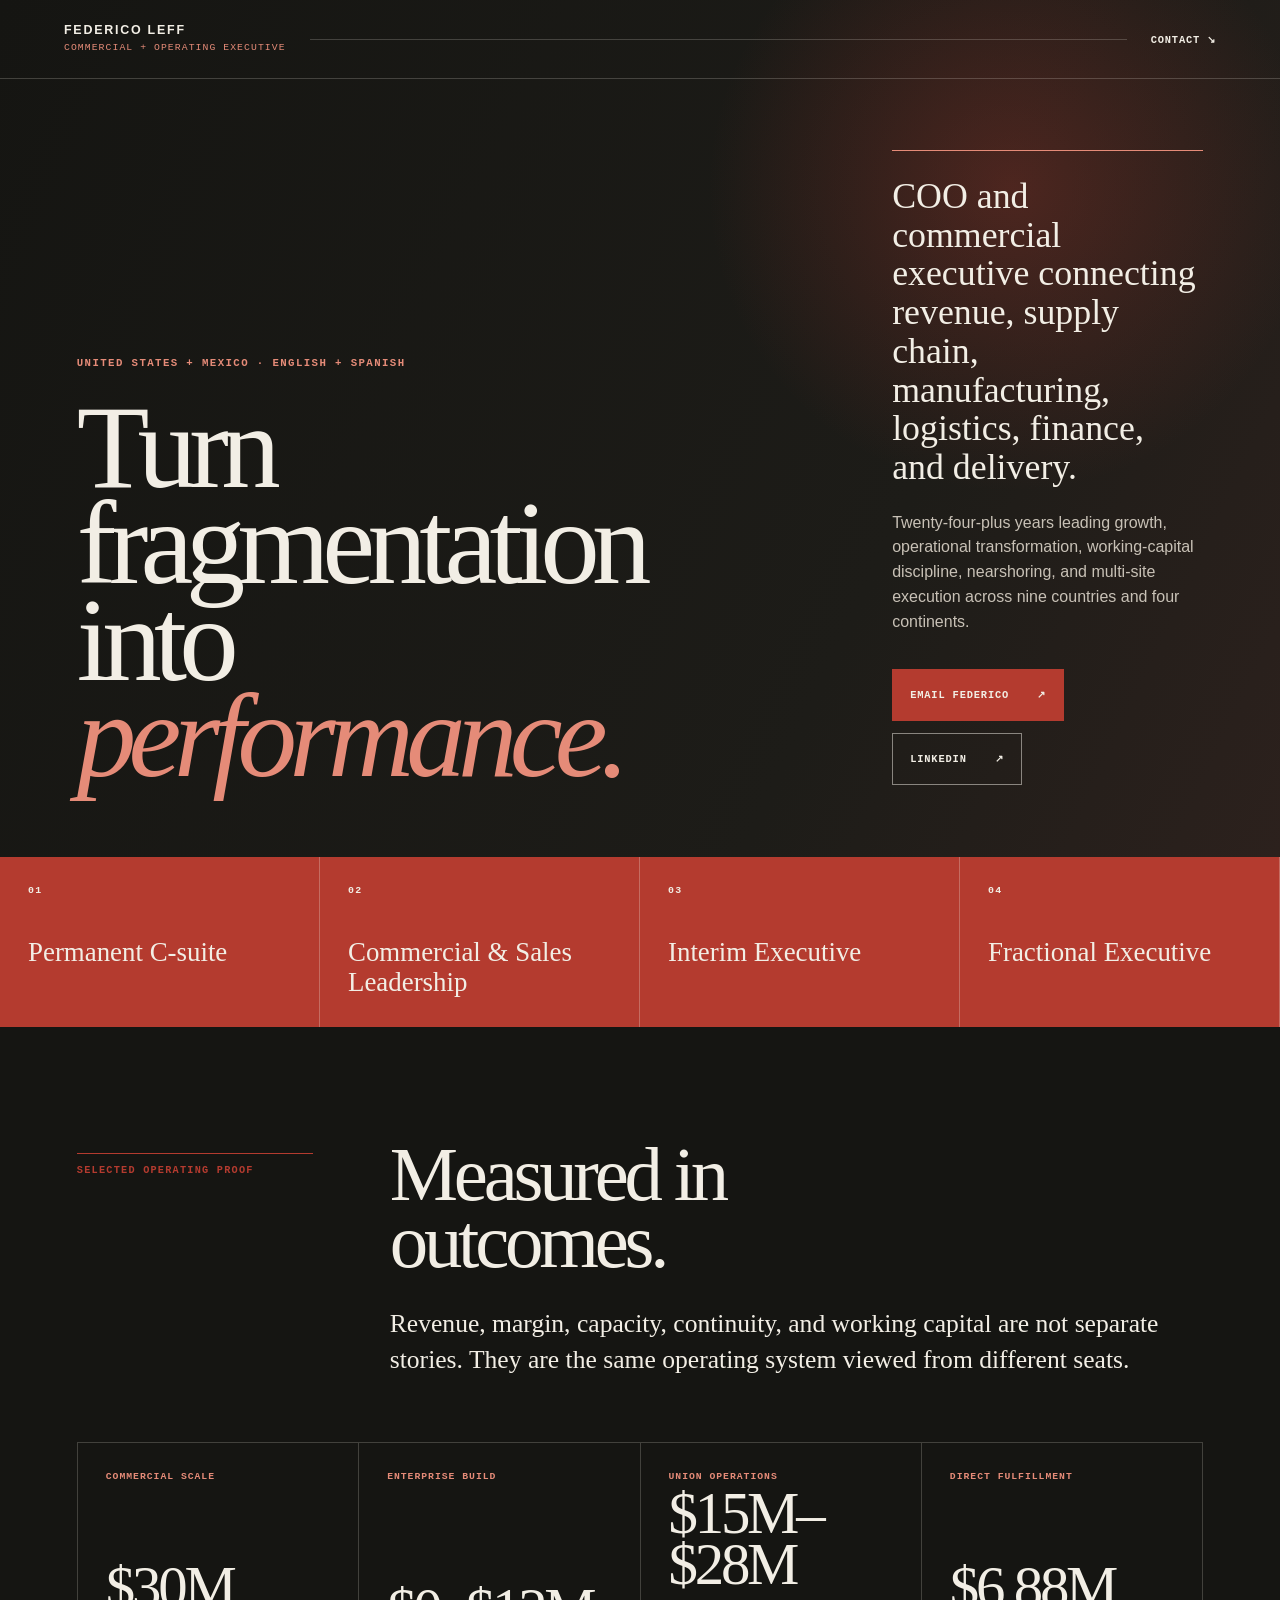
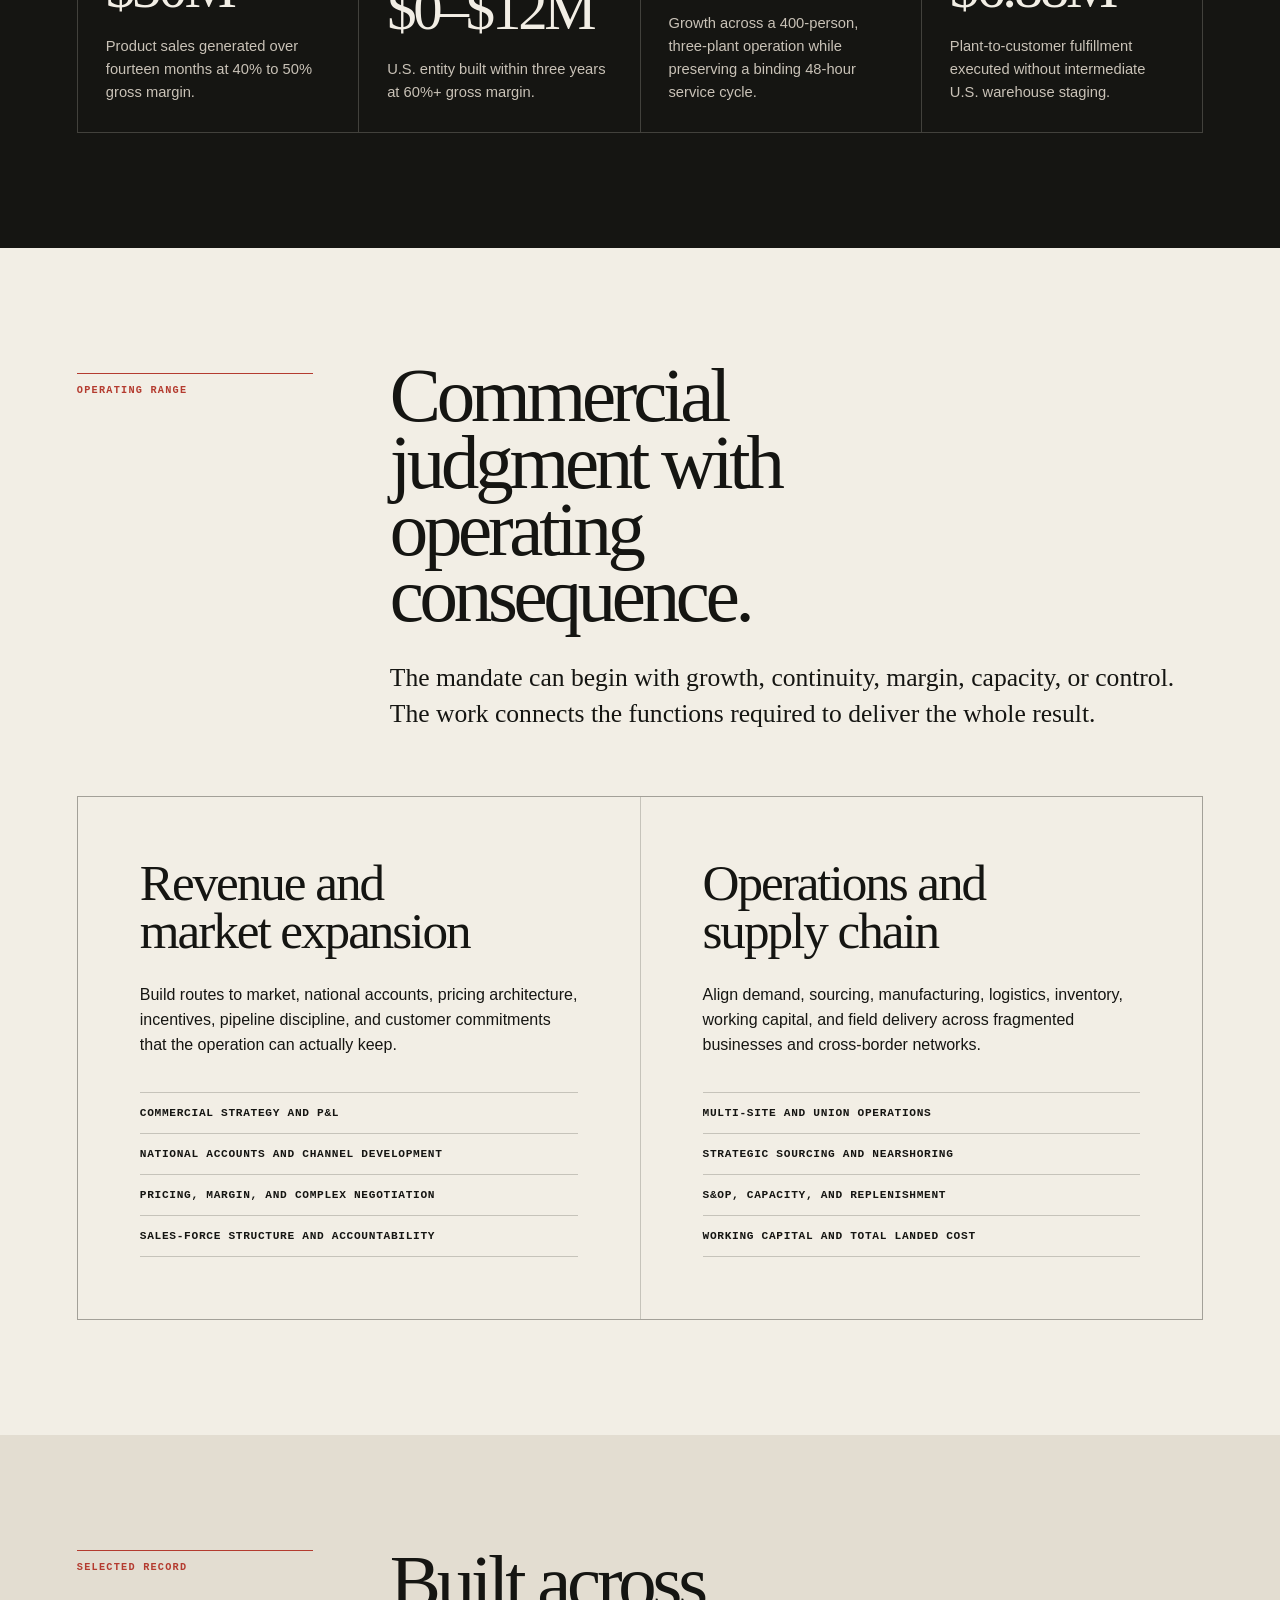
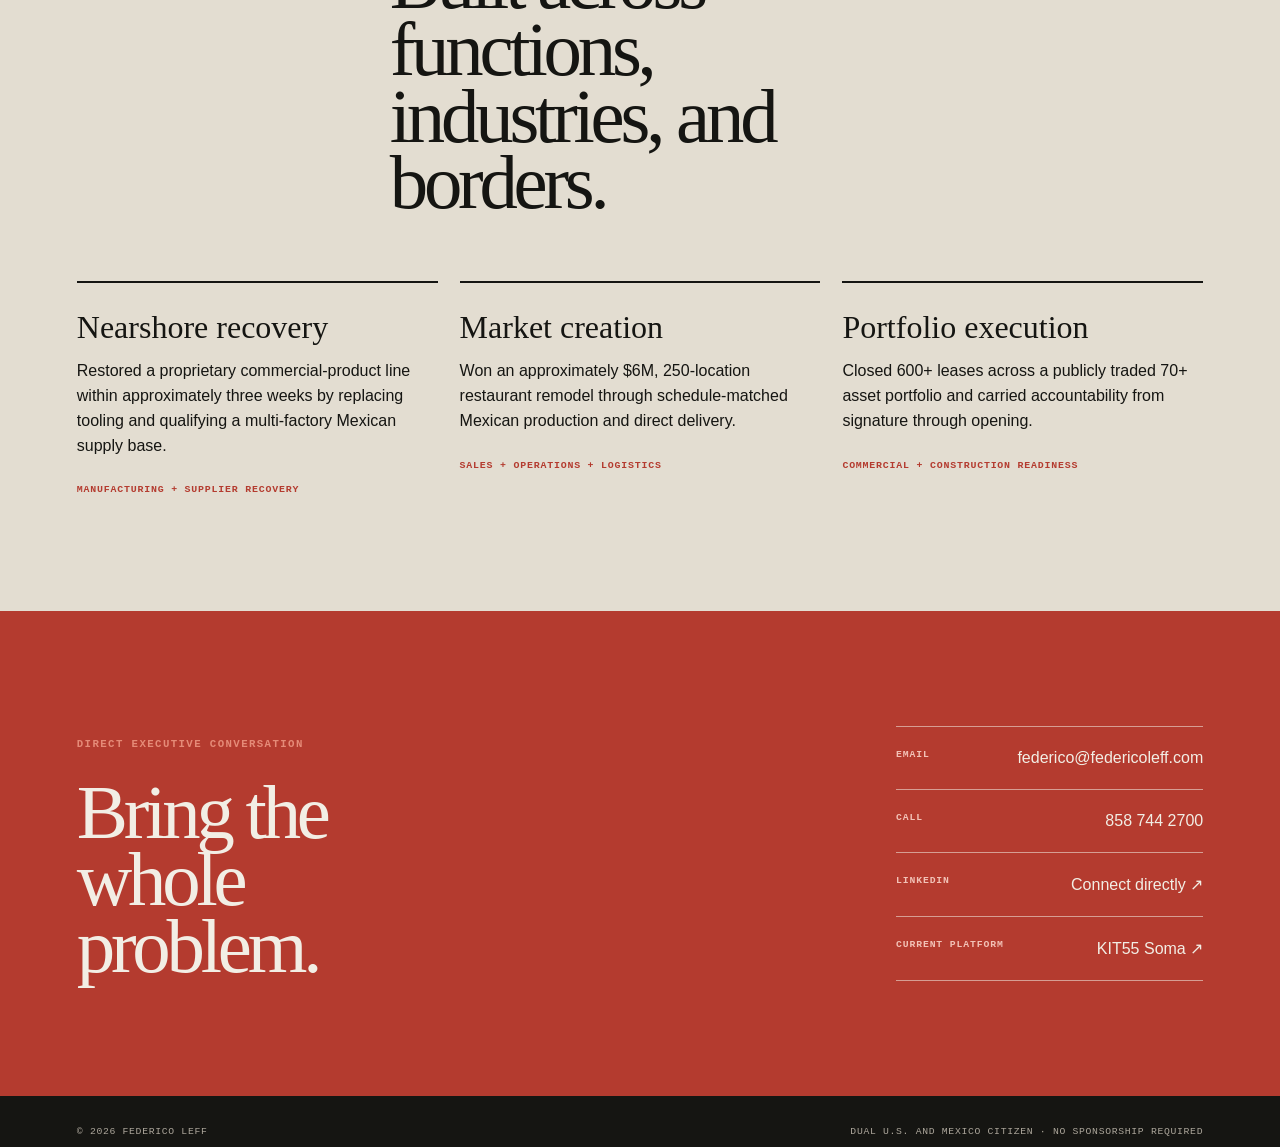
<file: executive/index.html>
<!doctype html>
<html lang="en">
<head>
  <meta charset="utf-8">
  <meta name="viewport" content="width=device-width, initial-scale=1">
  <title>Federico “Freddy” Leff | Commercial & Operating Executive</title>
  <meta name="description" content="Federico “Freddy” Leff is a bilingual commercial and operating executive leading revenue growth, supply-chain transformation, nearshoring, multi-site operations, and working-capital performance across the United States and Mexico.">
  <meta name="theme-color" content="#151512">
  <meta property="og:type" content="profile">
  <meta property="og:title" content="Federico “Freddy” Leff | Commercial & Operating Executive">
  <meta property="og:description" content="Commercial and operating leadership across revenue, supply chain, manufacturing, logistics, and multi-site execution.">
  <meta property="og:url" content="https://federicoleff.com/">
  <link rel="canonical" href="https://federicoleff.com/">
  <script type="application/ld+json">
  {
    "@context": "https://schema.org",
    "@type": "Person",
    "name": "Federico Leff",
    "alternateName": "Freddy Leff",
    "url": "https://federicoleff.com/",
    "email": "mailto:federico@federicoleff.com",
    "telephone": "+1-858-744-2700",
    "jobTitle": "Commercial and Operating Executive",
    "sameAs": ["https://www.linkedin.com/in/federico-leff-25b613108/"]
  }
  </script>
  <style>
    :root {
      --ink: #151512;
      --ink-soft: #24231f;
      --paper: #f2eee5;
      --paper-soft: #e3ddd1;
      --signal: #b43b2f;
      --signal-light: #e58b78;
      --muted: #aca69b;
      --line-dark: rgba(21, 21, 18, .2);
      --line-light: rgba(242, 238, 229, .2);
      --serif: Georgia, "Times New Roman", serif;
      --sans: Arial, Helvetica, sans-serif;
      --mono: "Courier New", Courier, monospace;
    }

    * { box-sizing: border-box; }
    html { scroll-behavior: smooth; }
    body {
      margin: 0;
      color: var(--ink);
      background: var(--paper);
      font-family: var(--sans);
      line-height: 1.55;
    }
    a { color: inherit; }
    .skip-link {
      position: fixed;
      left: 16px;
      top: -80px;
      z-index: 20;
      padding: 12px 16px;
      color: var(--paper);
      background: var(--signal);
    }
    .skip-link:focus { top: 16px; }

    .site-header {
      position: absolute;
      z-index: 10;
      top: 0;
      left: 0;
      width: 100%;
      display: flex;
      align-items: center;
      gap: 24px;
      padding: 24px clamp(22px, 5vw, 76px);
      color: var(--paper);
      border-bottom: 1px solid var(--line-light);
    }
    .identity {
      min-width: max-content;
      text-decoration: none;
      font: 700 .78rem/1 var(--sans);
      letter-spacing: .14em;
      text-transform: uppercase;
    }
    .identity span {
      display: block;
      margin-top: 6px;
      color: var(--signal-light);
      font: 400 .61rem/1.2 var(--mono);
      letter-spacing: .11em;
    }
    .header-line { width: 100%; height: 1px; background: var(--line-light); }
    .header-link {
      min-width: max-content;
      color: var(--paper);
      font: 600 .65rem var(--mono);
      letter-spacing: .08em;
      text-decoration: none;
      text-transform: uppercase;
    }

    .hero {
      min-height: 93vh;
      display: grid;
      grid-template-columns: minmax(0, 1.4fr) minmax(280px, .6fr);
      align-items: end;
      gap: clamp(40px, 7vw, 110px);
      padding: 150px clamp(22px, 6vw, 96px) 72px;
      color: var(--paper);
      background:
        radial-gradient(circle at 79% 22%, rgba(180, 59, 47, .32), transparent 25%),
        linear-gradient(115deg, #151512 0%, #1d1c18 68%, #2c211d 100%);
    }
    .eyebrow {
      margin: 0 0 28px;
      color: var(--signal-light);
      font: 600 .67rem/1.4 var(--mono);
      letter-spacing: .13em;
      text-transform: uppercase;
    }
    h1 {
      max-width: 11ch;
      margin: 0;
      font: 400 clamp(4.1rem, 9.3vw, 9.7rem)/.81 var(--serif);
      letter-spacing: -.065em;
    }
    h1 em { color: var(--signal-light); font-weight: 400; }
    .hero-side {
      align-self: end;
      padding-top: 26px;
      border-top: 1px solid var(--signal-light);
    }
    .hero-side h2 {
      margin: 0 0 24px;
      font: 400 clamp(1.7rem, 2.8vw, 2.7rem)/1.08 var(--serif);
    }
    .hero-side p { margin: 0 0 34px; color: #c8c1b6; }
    .actions { display: flex; flex-wrap: wrap; gap: 12px; }
    .button {
      display: inline-flex;
      align-items: center;
      justify-content: space-between;
      gap: 28px;
      min-height: 52px;
      padding: 14px 17px;
      border: 1px solid rgba(242, 238, 229, .5);
      font: 600 .65rem var(--mono);
      letter-spacing: .08em;
      text-decoration: none;
      text-transform: uppercase;
    }
    .button.primary { border-color: var(--signal); background: var(--signal); }
    .button:hover, .button:focus-visible { color: var(--ink); background: var(--paper); outline: 0; }

    .lanes {
      display: grid;
      grid-template-columns: repeat(4, 1fr);
      background: var(--signal);
      color: var(--paper);
    }
    .lanes div { min-height: 150px; padding: 28px; border-right: 1px solid rgba(242, 238, 229, .28); }
    .lanes span { display: block; margin-bottom: 42px; font: 600 .62rem var(--mono); letter-spacing: .12em; text-transform: uppercase; }
    .lanes strong { font: 400 clamp(1.45rem, 2.1vw, 2.15rem)/1.05 var(--serif); }

    .section {
      padding: clamp(74px, 9vw, 128px) clamp(22px, 6vw, 96px);
    }
    .section-head {
      display: grid;
      grid-template-columns: minmax(140px, .45fr) minmax(0, 1.55fr);
      gap: clamp(30px, 6vw, 96px);
      margin-bottom: 64px;
    }
    .section-index {
      padding-top: 10px;
      border-top: 1px solid var(--signal);
      color: var(--signal);
      font: 600 .64rem var(--mono);
      letter-spacing: .12em;
      text-transform: uppercase;
    }
    .section h2 {
      max-width: 14ch;
      margin: 0;
      font: 400 clamp(3.2rem, 6vw, 6.3rem)/.87 var(--serif);
      letter-spacing: -.055em;
    }
    .section .intro {
      max-width: 800px;
      margin: 30px 0 0;
      font: 400 clamp(1.25rem, 2vw, 1.75rem)/1.4 var(--serif);
    }

    .proof { color: var(--paper); background: var(--ink); }
    .proof-grid {
      display: grid;
      grid-template-columns: repeat(4, 1fr);
      border-top: 1px solid var(--line-light);
      border-left: 1px solid var(--line-light);
    }
    .proof-card {
      min-height: 290px;
      display: flex;
      flex-direction: column;
      padding: 28px;
      border-right: 1px solid var(--line-light);
      border-bottom: 1px solid var(--line-light);
    }
    .proof-card span { color: var(--signal-light); font: 600 .61rem var(--mono); letter-spacing: .1em; text-transform: uppercase; }
    .proof-card strong { margin: auto 0 22px; font: 400 clamp(2.7rem, 4.6vw, 5rem)/.86 var(--serif); letter-spacing: -.055em; }
    .proof-card p { margin: 0; color: #c9c2b7; font-size: .92rem; }

    .scope-grid {
      display: grid;
      grid-template-columns: repeat(2, 1fr);
      gap: 1px;
      background: var(--line-dark);
      border: 1px solid var(--line-dark);
    }
    .scope-card { min-height: 420px; padding: clamp(30px, 5vw, 62px); background: var(--paper); }
    .scope-card h3 { max-width: 13ch; margin: 0 0 28px; font: 400 clamp(2.2rem, 4vw, 4.3rem)/.94 var(--serif); letter-spacing: -.04em; }
    .scope-card p { max-width: 55ch; }
    .scope-card ul { margin: 34px 0 0; padding: 0; list-style: none; border-top: 1px solid var(--line-dark); }
    .scope-card li { padding: 14px 0; border-bottom: 1px solid var(--line-dark); font: 600 .7rem var(--mono); letter-spacing: .06em; text-transform: uppercase; }

    .record { background: var(--paper-soft); }
    .record-grid { display: grid; grid-template-columns: repeat(3, 1fr); gap: 22px; }
    .record article { padding: 28px 0 0; border-top: 2px solid var(--ink); }
    .record h3 { margin: 0 0 16px; font: 400 2rem/1 var(--serif); }
    .record p { margin: 0; }
    .record small { display: block; margin-top: 26px; color: var(--signal); font: 600 .62rem var(--mono); letter-spacing: .08em; text-transform: uppercase; }

    .contact {
      display: grid;
      grid-template-columns: minmax(0, 1.4fr) minmax(270px, .6fr);
      gap: clamp(50px, 8vw, 120px);
      align-items: end;
      color: var(--paper);
      background: var(--signal);
    }
    .contact h2 { max-width: 10ch; }
    .contact-panel { border-top: 1px solid rgba(242, 238, 229, .55); }
    .contact-panel a {
      display: flex;
      justify-content: space-between;
      gap: 24px;
      padding: 22px 0;
      border-bottom: 1px solid rgba(242, 238, 229, .55);
      text-decoration: none;
    }
    .contact-panel span { color: #f2c2b7; font: 600 .61rem var(--mono); letter-spacing: .09em; text-transform: uppercase; }
    .contact-panel strong { text-align: right; font: 400 1rem var(--sans); }

    footer {
      display: flex;
      justify-content: space-between;
      gap: 26px;
      padding: 30px clamp(22px, 6vw, 96px);
      color: var(--muted);
      background: var(--ink);
      font: 500 .61rem var(--mono);
      letter-spacing: .07em;
      text-transform: uppercase;
    }

    @media (max-width: 900px) {
      .hero { grid-template-columns: 1fr; min-height: auto; }
      .hero-side { max-width: 620px; }
      .lanes, .proof-grid { grid-template-columns: repeat(2, 1fr); }
      .record-grid { grid-template-columns: 1fr; }
      .contact { grid-template-columns: 1fr; }
    }

    @media (max-width: 640px) {
      .site-header { padding: 20px 18px; }
      .header-line { display: none; }
      .header-link { margin-left: auto; }
      .hero { padding: 132px 20px 56px; }
      h1 { font-size: clamp(3.8rem, 19vw, 6.2rem); }
      .lanes, .proof-grid, .scope-grid { grid-template-columns: 1fr; }
      .lanes div { min-height: 120px; }
      .lanes span { margin-bottom: 24px; }
      .section { padding: 70px 20px; }
      .section-head { grid-template-columns: 1fr; }
      .proof-card { min-height: 240px; }
      footer { flex-direction: column; }
    }
  </style>
</head>
<body>
  <a class="skip-link" href="#main">Skip to content</a>

  <header class="site-header">
    <a class="identity" href="#top">Federico Leff<span>Commercial + Operating Executive</span></a>
    <div class="header-line" aria-hidden="true"></div>
    <a class="header-link" href="#contact">Contact ↘</a>
  </header>

  <main id="main">
    <section class="hero" id="top">
      <div>
        <p class="eyebrow">United States + Mexico · English + Spanish</p>
        <h1>Turn fragmentation into <em>performance.</em></h1>
      </div>
      <div class="hero-side">
        <h2>COO and commercial executive connecting revenue, supply chain, manufacturing, logistics, finance, and delivery.</h2>
        <p>Twenty-four-plus years leading growth, operational transformation, working-capital discipline, nearshoring, and multi-site execution across nine countries and four continents.</p>
        <div class="actions">
          <a class="button primary" href="mailto:federico@federicoleff.com?subject=Executive%20Conversation">Email Federico <span>↗</span></a>
          <a class="button" href="https://www.linkedin.com/in/federico-leff-25b613108/" target="_blank" rel="noopener">LinkedIn <span>↗</span></a>
        </div>
      </div>
    </section>

    <section class="lanes" aria-label="Executive engagement lanes">
      <div><span>01</span><strong>Permanent C-suite</strong></div>
      <div><span>02</span><strong>Commercial &amp; Sales Leadership</strong></div>
      <div><span>03</span><strong>Interim Executive</strong></div>
      <div><span>04</span><strong>Fractional Executive</strong></div>
    </section>

    <section class="section proof" id="proof">
      <div class="section-head">
        <p class="section-index">Selected operating proof</p>
        <div>
          <h2>Measured in outcomes.</h2>
          <p class="intro">Revenue, margin, capacity, continuity, and working capital are not separate stories. They are the same operating system viewed from different seats.</p>
        </div>
      </div>
      <div class="proof-grid">
        <article class="proof-card"><span>Commercial scale</span><strong>$30M</strong><p>Product sales generated over fourteen months at 40% to 50% gross margin.</p></article>
        <article class="proof-card"><span>Enterprise build</span><strong>$0–$12M</strong><p>U.S. entity built within three years at 60%+ gross margin.</p></article>
        <article class="proof-card"><span>Union operations</span><strong>$15M–$28M</strong><p>Growth across a 400-person, three-plant operation while preserving a binding 48-hour service cycle.</p></article>
        <article class="proof-card"><span>Direct fulfillment</span><strong>$6.88M</strong><p>Plant-to-customer fulfillment executed without intermediate U.S. warehouse staging.</p></article>
      </div>
    </section>

    <section class="section" id="scope">
      <div class="section-head">
        <p class="section-index">Operating range</p>
        <div>
          <h2>Commercial judgment with operating consequence.</h2>
          <p class="intro">The mandate can begin with growth, continuity, margin, capacity, or control. The work connects the functions required to deliver the whole result.</p>
        </div>
      </div>
      <div class="scope-grid">
        <article class="scope-card">
          <h3>Revenue and market expansion</h3>
          <p>Build routes to market, national accounts, pricing architecture, incentives, pipeline discipline, and customer commitments that the operation can actually keep.</p>
          <ul>
            <li>Commercial strategy and P&amp;L</li>
            <li>National accounts and channel development</li>
            <li>Pricing, margin, and complex negotiation</li>
            <li>Sales-force structure and accountability</li>
          </ul>
        </article>
        <article class="scope-card">
          <h3>Operations and supply chain</h3>
          <p>Align demand, sourcing, manufacturing, logistics, inventory, working capital, and field delivery across fragmented businesses and cross-border networks.</p>
          <ul>
            <li>Multi-site and union operations</li>
            <li>Strategic sourcing and nearshoring</li>
            <li>S&amp;OP, capacity, and replenishment</li>
            <li>Working capital and total landed cost</li>
          </ul>
        </article>
      </div>
    </section>

    <section class="section record" id="record">
      <div class="section-head">
        <p class="section-index">Selected record</p>
        <div><h2>Built across functions, industries, and borders.</h2></div>
      </div>
      <div class="record-grid">
        <article><h3>Nearshore recovery</h3><p>Restored a proprietary commercial-product line within approximately three weeks by replacing tooling and qualifying a multi-factory Mexican supply base.</p><small>Manufacturing + supplier recovery</small></article>
        <article><h3>Market creation</h3><p>Won an approximately $6M, 250-location restaurant remodel through schedule-matched Mexican production and direct delivery.</p><small>Sales + operations + logistics</small></article>
        <article><h3>Portfolio execution</h3><p>Closed 600+ leases across a publicly traded 70+ asset portfolio and carried accountability from signature through opening.</p><small>Commercial + construction readiness</small></article>
      </div>
    </section>

    <section class="section contact" id="contact">
      <div>
        <p class="eyebrow">Direct executive conversation</p>
        <h2>Bring the whole problem.</h2>
      </div>
      <div class="contact-panel">
        <a href="mailto:federico@federicoleff.com?subject=Executive%20Conversation"><span>Email</span><strong>federico@federicoleff.com</strong></a>
        <a href="tel:+18587442700"><span>Call</span><strong>858 744 2700</strong></a>
        <a href="https://www.linkedin.com/in/federico-leff-25b613108/" target="_blank" rel="noopener"><span>LinkedIn</span><strong>Connect directly ↗</strong></a>
        <a href="https://kit55soma.com/" target="_blank" rel="noopener"><span>Current platform</span><strong>KIT55 Soma ↗</strong></a>
      </div>
    </section>
  </main>

  <footer>
    <span>© <span id="year"></span> Federico Leff</span>
    <span>Dual U.S. and Mexico citizen · No sponsorship required</span>
  </footer>

  <script>document.getElementById('year').textContent = new Date().getFullYear();</script>
</body>
</html>
</file>
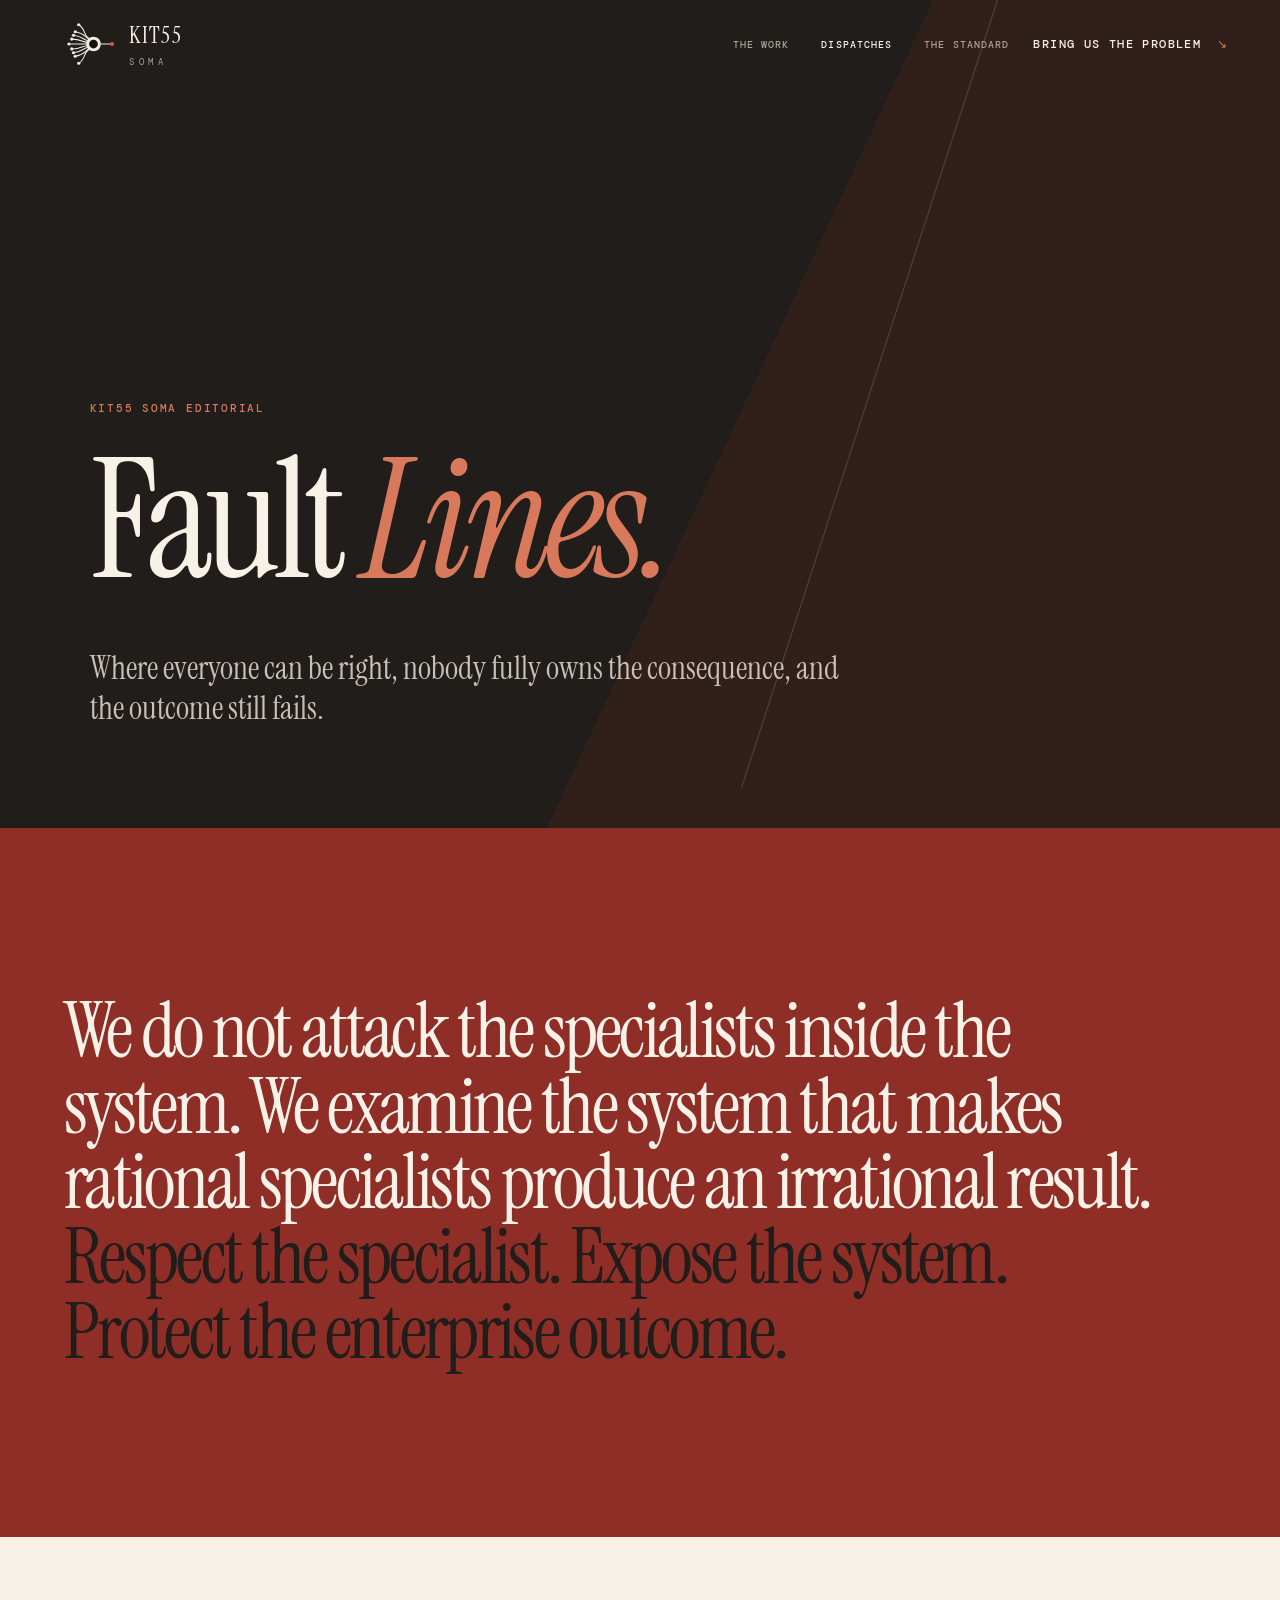
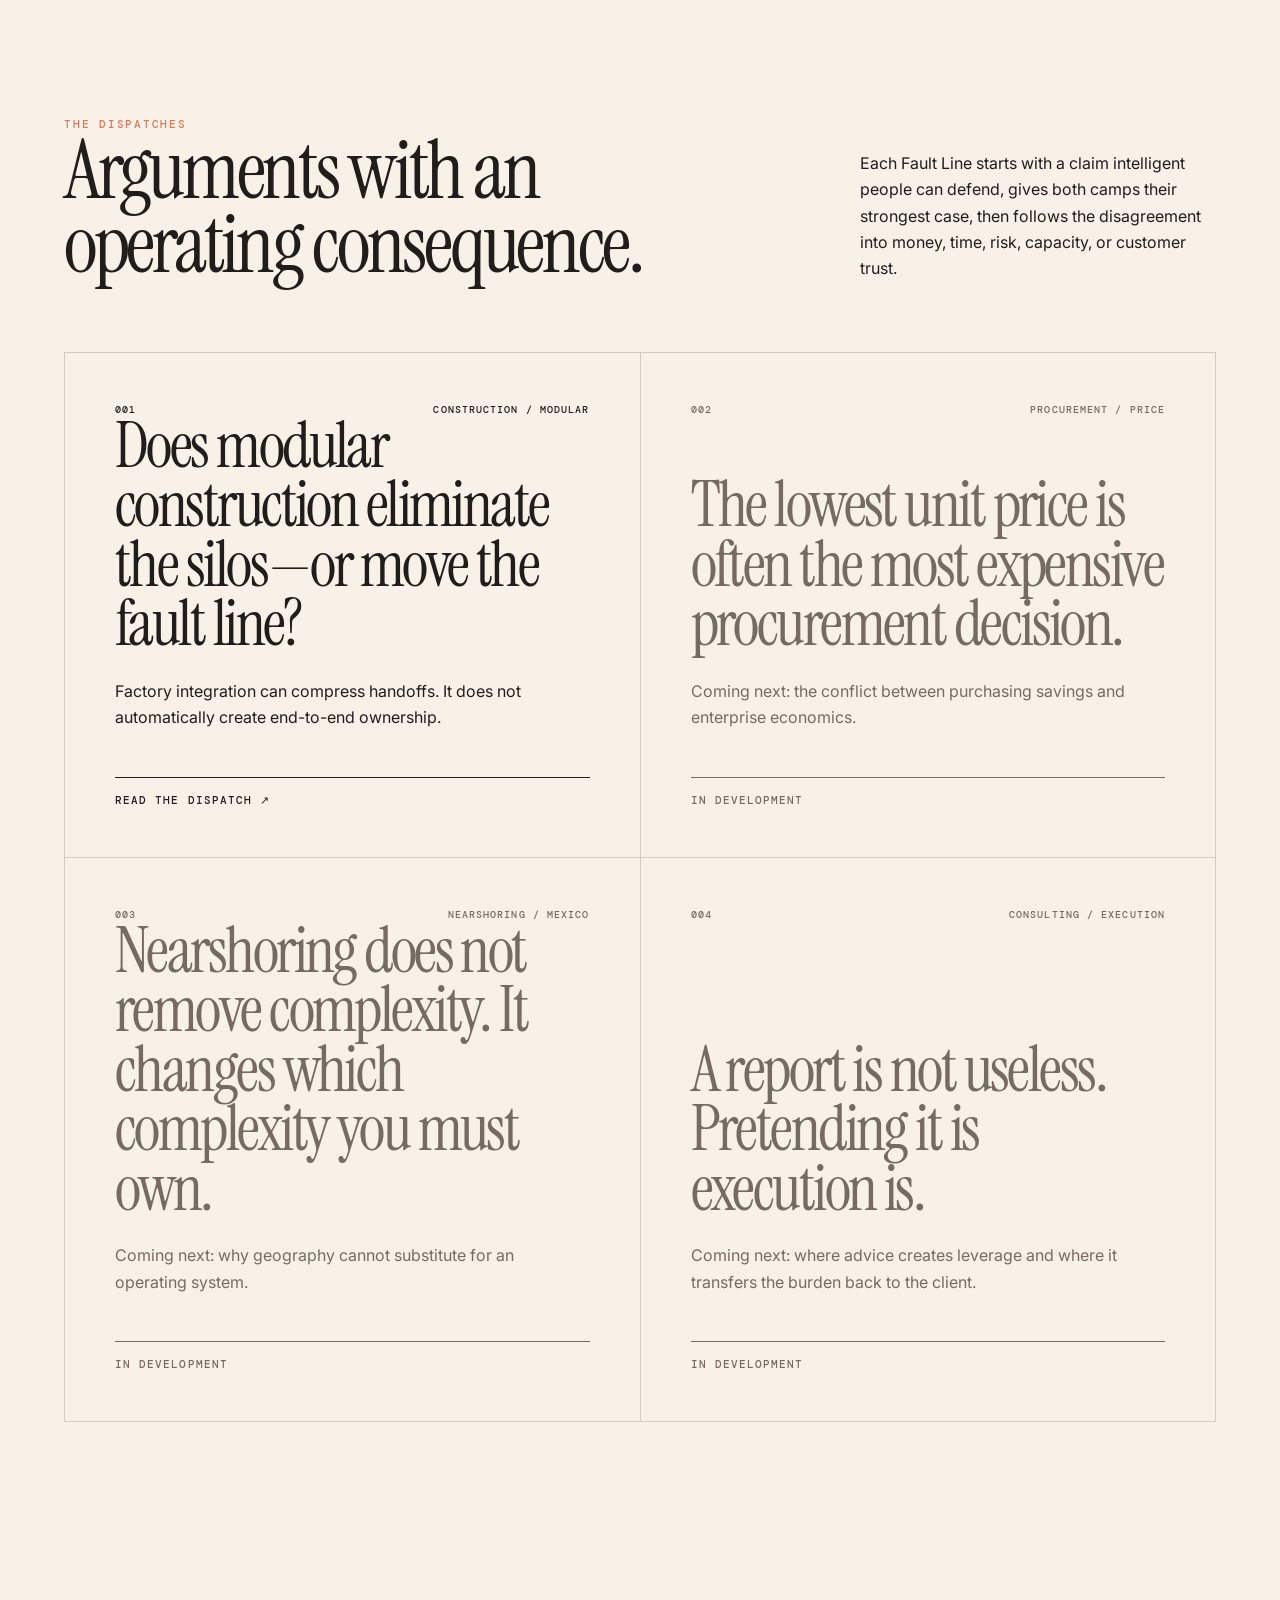
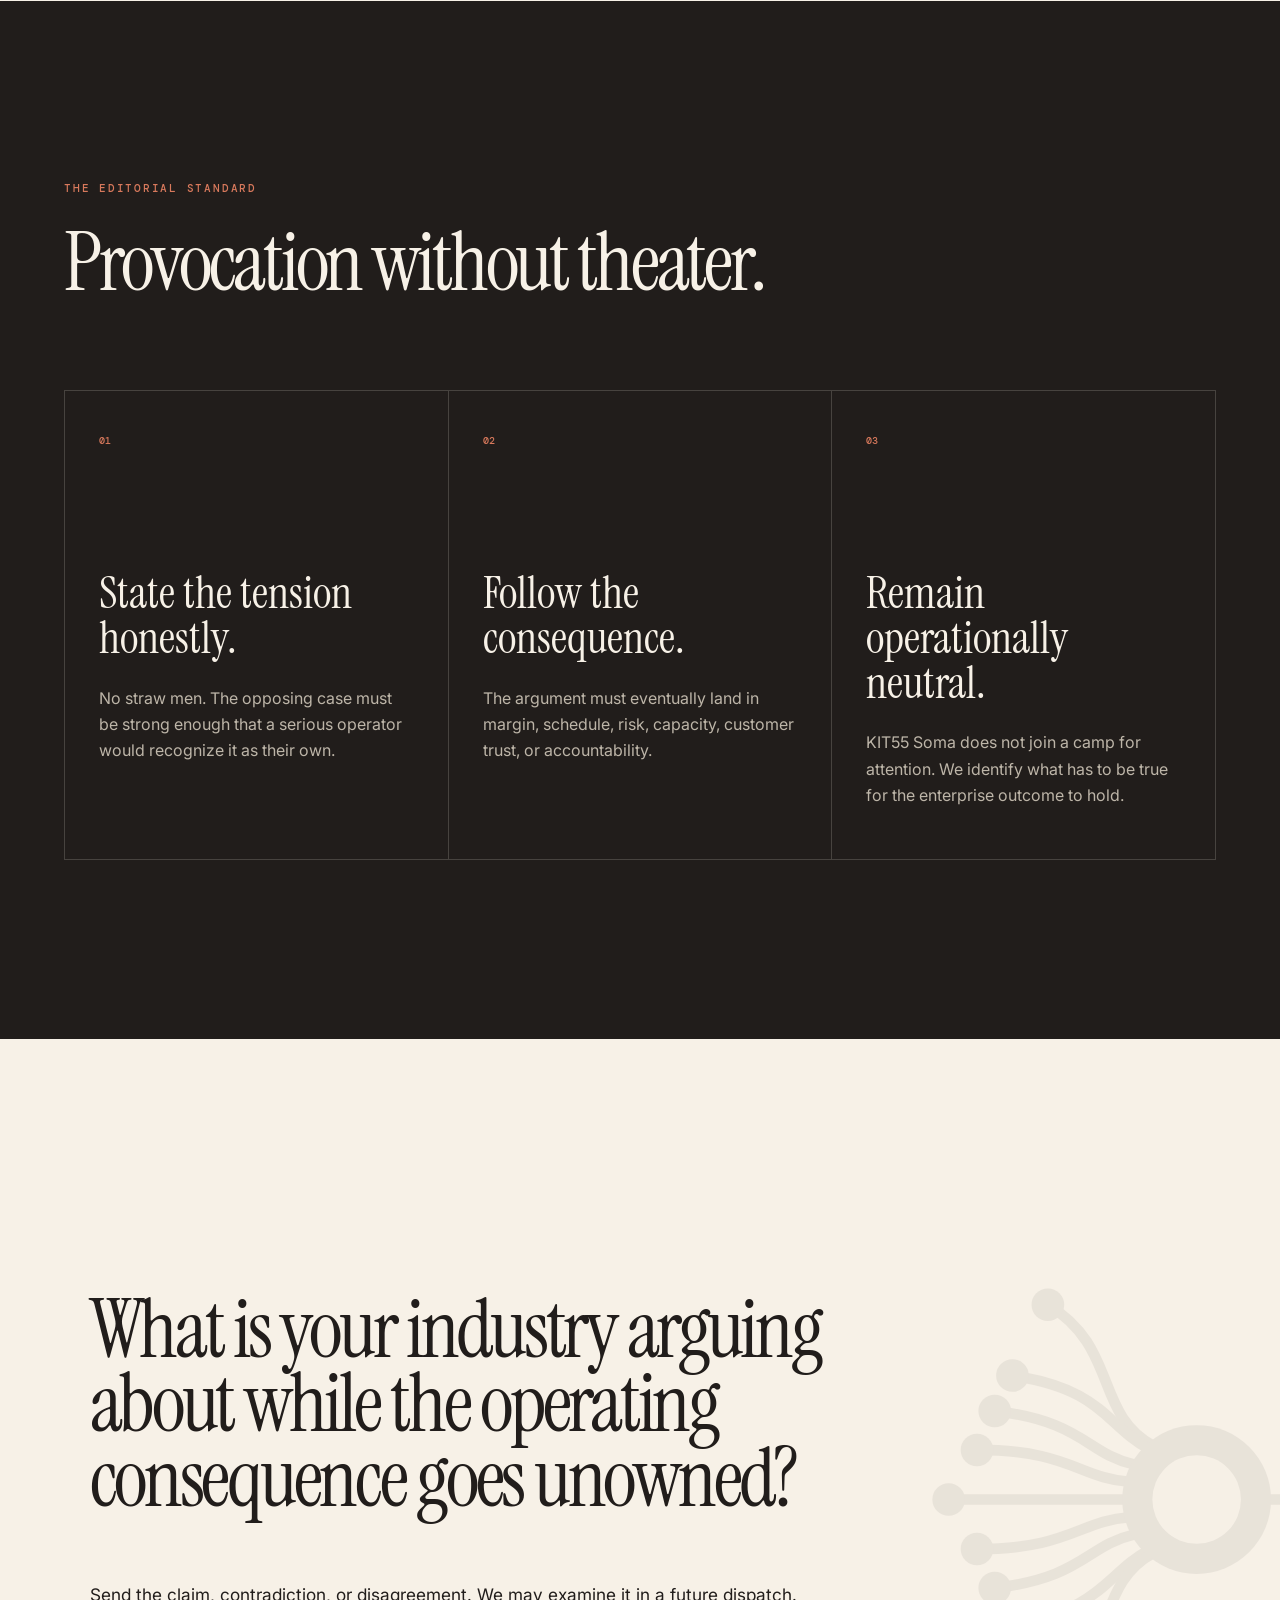
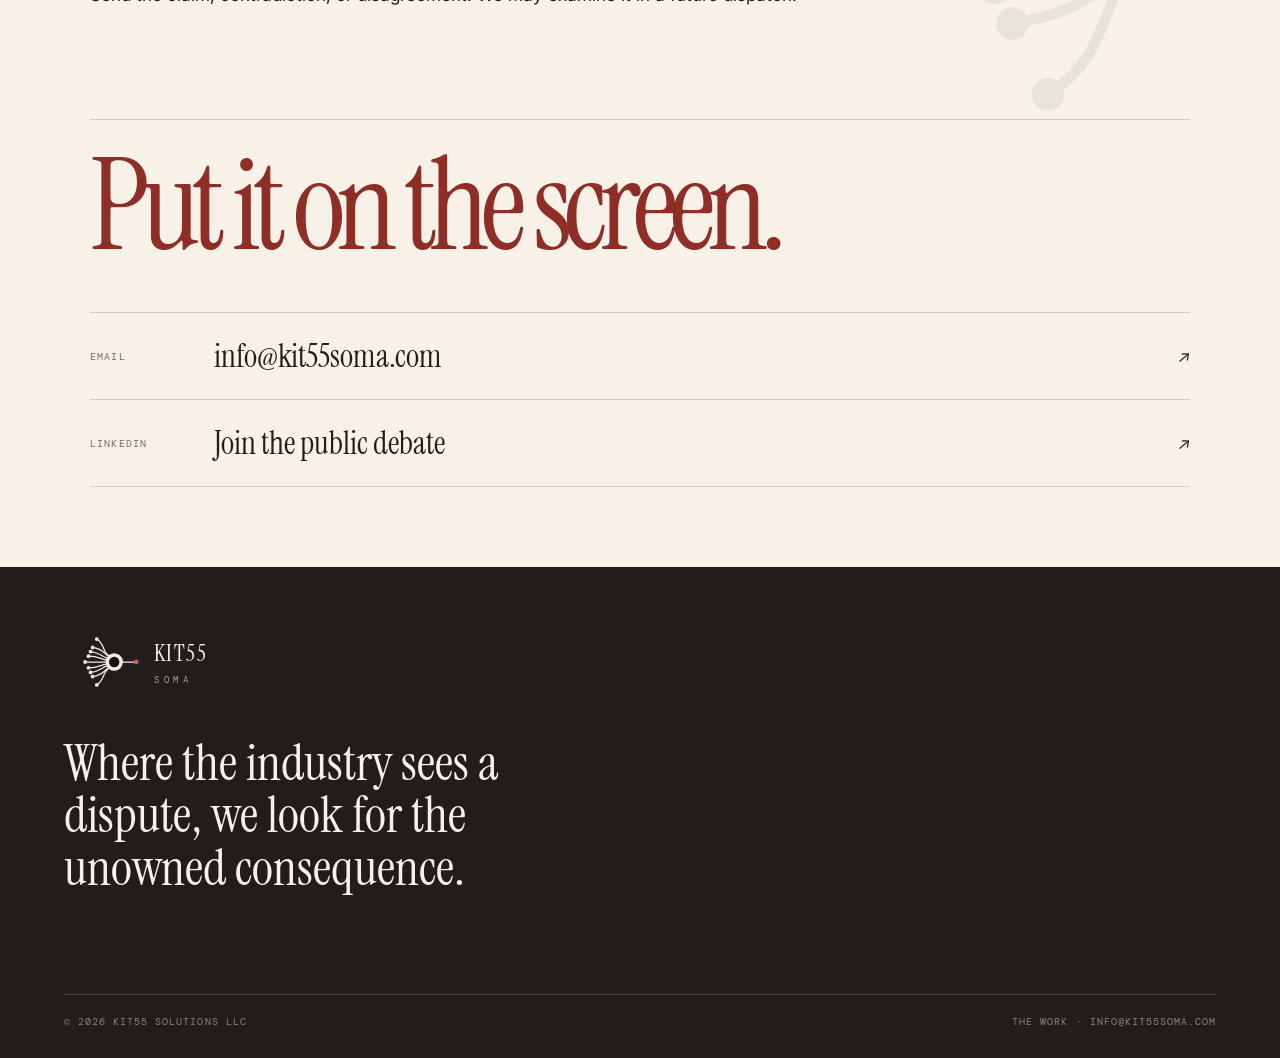
<file: fault-lines.html>
<!doctype html>
<html lang="en">
<head>
  <meta charset="utf-8">
  <meta name="viewport" content="width=device-width, initial-scale=1">
  <title>Fault Lines — KIT55 Soma</title>
  <meta name="description" content="Fault Lines is KIT55 Soma's editorial screen for the operating arguments dividing construction, procurement, supply chain, manufacturing, nearshoring, and ownership.">
  <meta name="theme-color" content="#11110f">
  <meta property="og:type" content="website">
  <meta property="og:title" content="Fault Lines — KIT55 Soma">
  <meta property="og:description" content="Where everyone can be right and the outcome still fails.">
  <meta property="og:url" content="https://kit55soma.com/fault-lines.html">
  <meta property="og:image" content="https://kit55soma.com/fault-lines-card.png">
  <meta property="og:image:width" content="1200">
  <meta property="og:image:height" content="627">
  <meta property="og:image:alt" content="Fault Lines by KIT55 Soma — Where everyone can be right and the outcome still fails.">
  <meta name="twitter:card" content="summary_large_image">
  <link rel="canonical" href="https://kit55soma.com/fault-lines.html">
  <link rel="icon" href="logo-mark.svg" type="image/svg+xml">
  <link rel="stylesheet" href="styles.css">
  <link rel="stylesheet" href="front-door.css">
</head>
<body class="editorial-page">
  <a class="skip-link" href="#main">Skip to Fault Lines</a>

  <header class="site-header" data-header>
    <a class="brand" href="index.html" aria-label="KIT55 Soma, home">
      <img src="logo-mark-reverse.svg" alt="" width="66" height="42">
      <span class="brand-type"><strong>KIT55</strong><small>SOMA</small></span>
    </a>
    <nav class="site-nav" aria-label="Primary navigation">
      <a href="index.html#engagements">The work</a>
      <a href="#dispatches" aria-current="page">Dispatches</a>
      <a href="#standard">The standard</a>
    </nav>
    <a class="header-cta" href="index.html#your-move">Bring us the problem <span aria-hidden="true">↘</span></a>
  </header>

  <main id="main">
    <section class="fault-hero" id="top" aria-labelledby="fault-title">
      <div class="fault-hero-copy">
        <p class="kicker">KIT55 Soma Editorial</p>
        <h1 id="fault-title">Fault <em>Lines.</em></h1>
        <p class="fault-hero-deck">Where everyone can be right, nobody fully owns the consequence, and the outcome still fails.</p>
      </div>
    </section>

    <section class="editorial-oath" aria-label="Editorial position">
      <p>We do not attack the specialists inside the system. We examine the system that makes rational specialists produce an irrational result. <strong>Respect the specialist. Expose the system. Protect the enterprise outcome.</strong></p>
    </section>

    <section class="dispatch-list" id="dispatches" aria-labelledby="dispatch-title">
      <header class="dispatch-heading">
        <div>
          <p class="kicker">The dispatches</p>
          <h2 id="dispatch-title">Arguments with an operating consequence.</h2>
        </div>
        <p>Each Fault Line starts with a claim intelligent people can defend, gives both camps their strongest case, then follows the disagreement into money, time, risk, capacity, or customer trust.</p>
      </header>

      <div class="dispatch-grid">
        <a class="dispatch-card" href="fault-lines/modular-construction-silos.html">
          <div class="dispatch-meta"><span>001</span><span>Construction / Modular</span></div>
          <h3>Does modular construction eliminate the silos—or move the fault line?</h3>
          <p>Factory integration can compress handoffs. It does not automatically create end-to-end ownership.</p>
          <strong>Read the dispatch ↗</strong>
        </a>

        <article class="dispatch-card placeholder">
          <div class="dispatch-meta"><span>002</span><span>Procurement / Price</span></div>
          <h3>The lowest unit price is often the most expensive procurement decision.</h3>
          <p>Coming next: the conflict between purchasing savings and enterprise economics.</p>
          <strong>In development</strong>
        </article>

        <article class="dispatch-card placeholder">
          <div class="dispatch-meta"><span>003</span><span>Nearshoring / Mexico</span></div>
          <h3>Nearshoring does not remove complexity. It changes which complexity you must own.</h3>
          <p>Coming next: why geography cannot substitute for an operating system.</p>
          <strong>In development</strong>
        </article>

        <article class="dispatch-card placeholder">
          <div class="dispatch-meta"><span>004</span><span>Consulting / Execution</span></div>
          <h3>A report is not useless. Pretending it is execution is.</h3>
          <p>Coming next: where advice creates leverage and where it transfers the burden back to the client.</p>
          <strong>In development</strong>
        </article>
      </div>
    </section>

    <section class="editorial-principles" id="standard" aria-labelledby="standard-title">
      <p class="kicker">The editorial standard</p>
      <h2 id="standard-title">Provocation without theater.</h2>
      <div class="principle-grid">
        <article class="principle-card">
          <span>01</span>
          <h3>State the tension honestly.</h3>
          <p>No straw men. The opposing case must be strong enough that a serious operator would recognize it as their own.</p>
        </article>
        <article class="principle-card">
          <span>02</span>
          <h3>Follow the consequence.</h3>
          <p>The argument must eventually land in margin, schedule, risk, capacity, customer trust, or accountability.</p>
        </article>
        <article class="principle-card">
          <span>03</span>
          <h3>Remain operationally neutral.</h3>
          <p>KIT55 Soma does not join a camp for attention. We identify what has to be true for the enterprise outcome to hold.</p>
        </article>
      </div>
    </section>

    <section class="your-move" aria-labelledby="fault-contact-title">
      <div class="move-mark" aria-hidden="true"><img src="logo-mark.svg" alt=""></div>
      <div class="move-copy">
        <p class="kicker">Bring us a fault line</p>
        <h2 id="fault-contact-title">What is your industry arguing about while the operating consequence goes unowned?</h2>
        <p>Send the claim, contradiction, or disagreement. We may examine it in a future dispatch.</p>
      </div>
      <div class="contact-panel" aria-label="Contact KIT55 Soma">
        <p class="contact-title">Put it on the screen.</p>
        <a href="mailto:info@kit55soma.com?subject=Fault%20Line"><span>Email</span><strong>info@kit55soma.com</strong><i aria-hidden="true">↗</i></a>
        <a href="https://www.linkedin.com/in/federico-leff-25b613108/" target="_blank" rel="noopener"><span>LinkedIn</span><strong>Join the public debate</strong><i aria-hidden="true">↗</i></a>
      </div>
    </section>
  </main>

  <footer>
    <a class="footer-brand" href="index.html">
      <img src="logo-mark-reverse.svg" alt="" width="78" height="50">
      <span><strong>KIT55</strong><small>SOMA</small></span>
    </a>
    <p>Where the industry sees a dispute, we look for the unowned consequence.</p>
    <div class="footer-meta">
      <span>© <span data-year></span> KIT55 Solutions LLC</span>
      <span><a href="index.html">The work</a> · <a href="mailto:info@kit55soma.com">info@kit55soma.com</a></span>
    </div>
  </footer>

  <script src="script.js"></script>
</body>
</html>
</file>
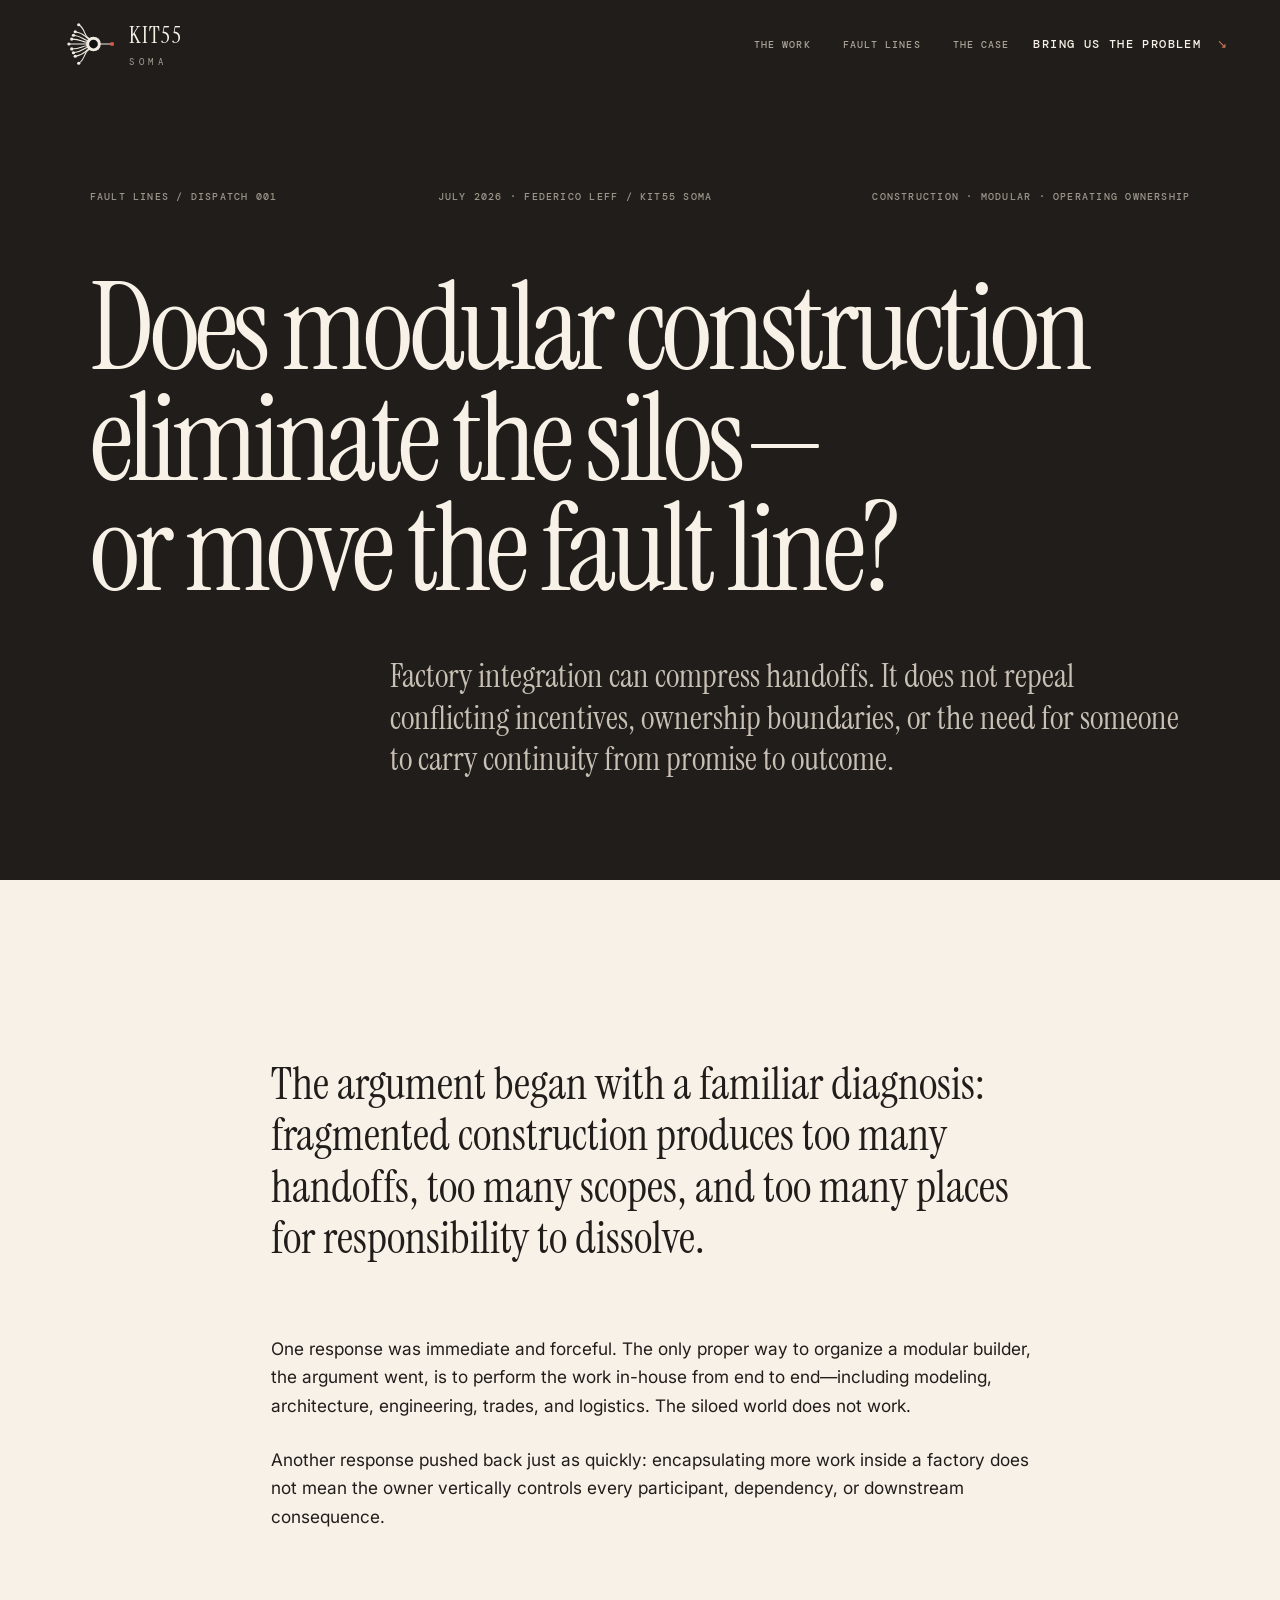
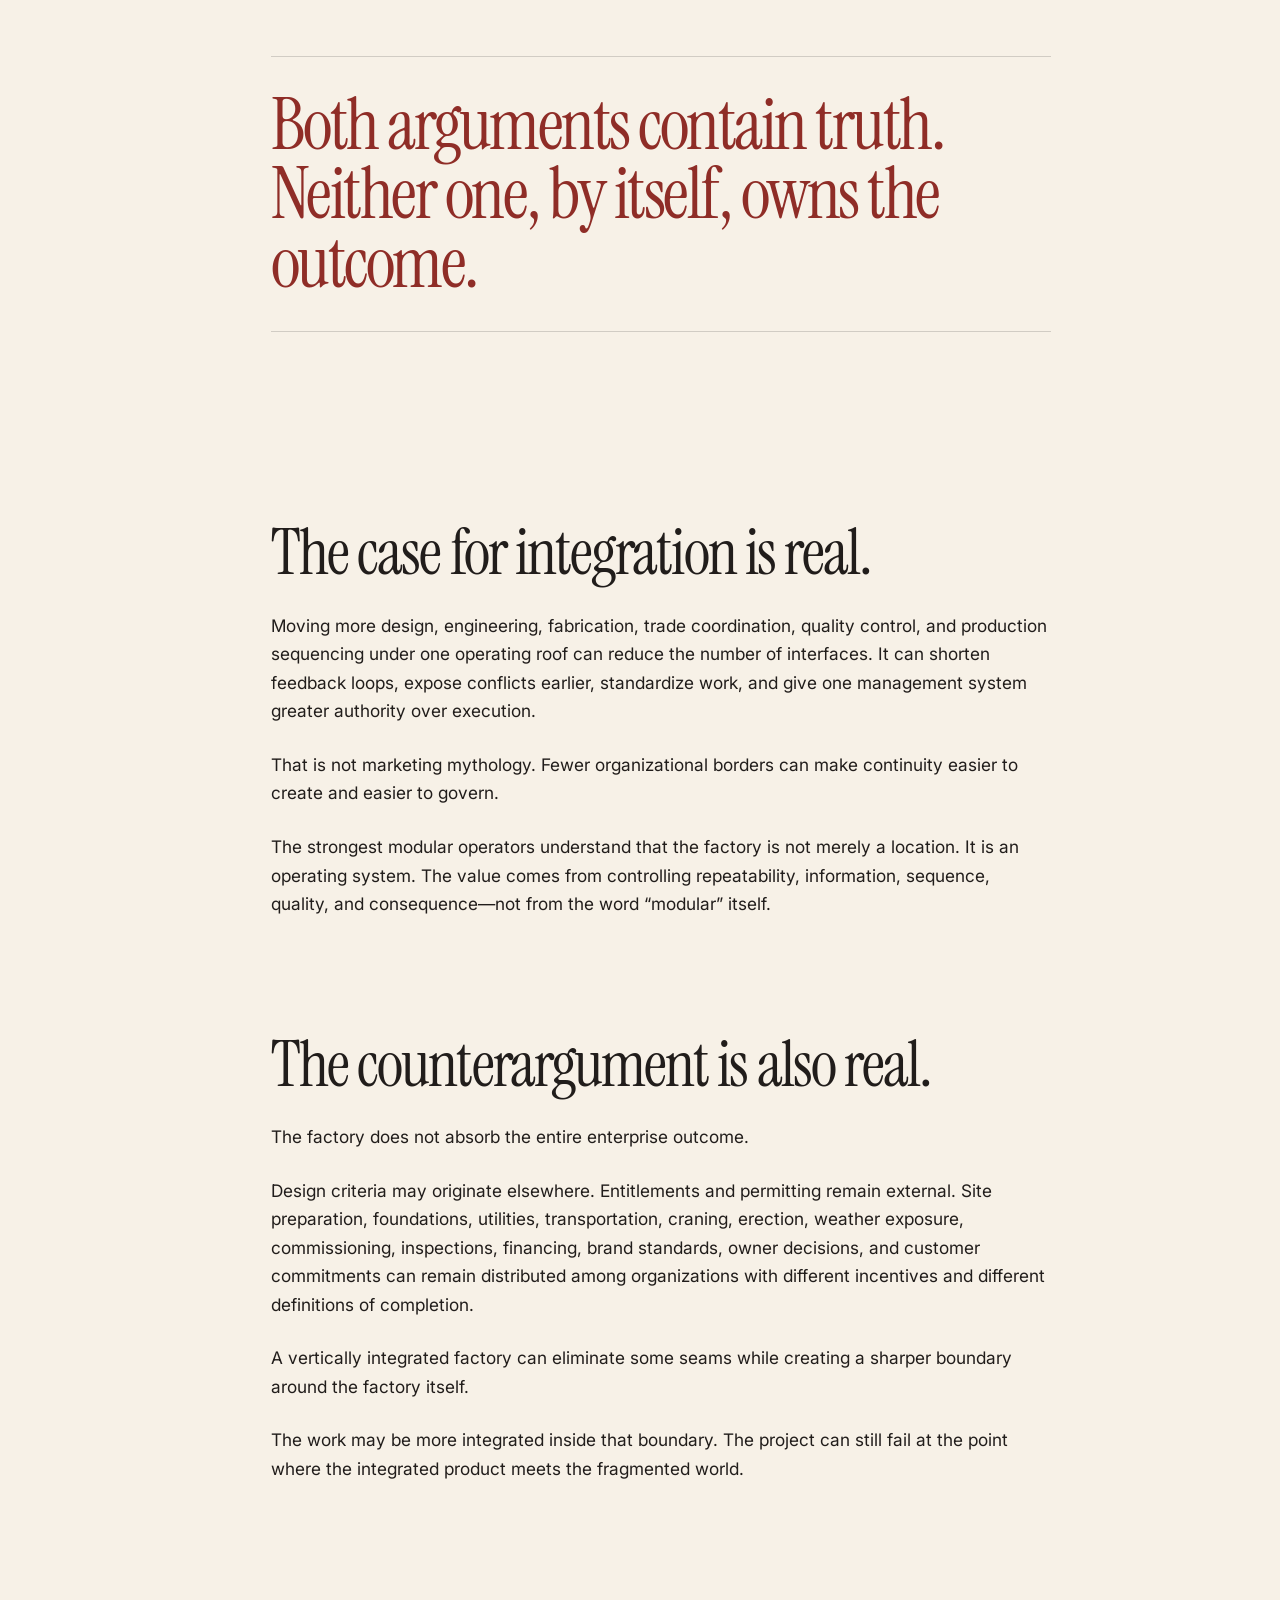
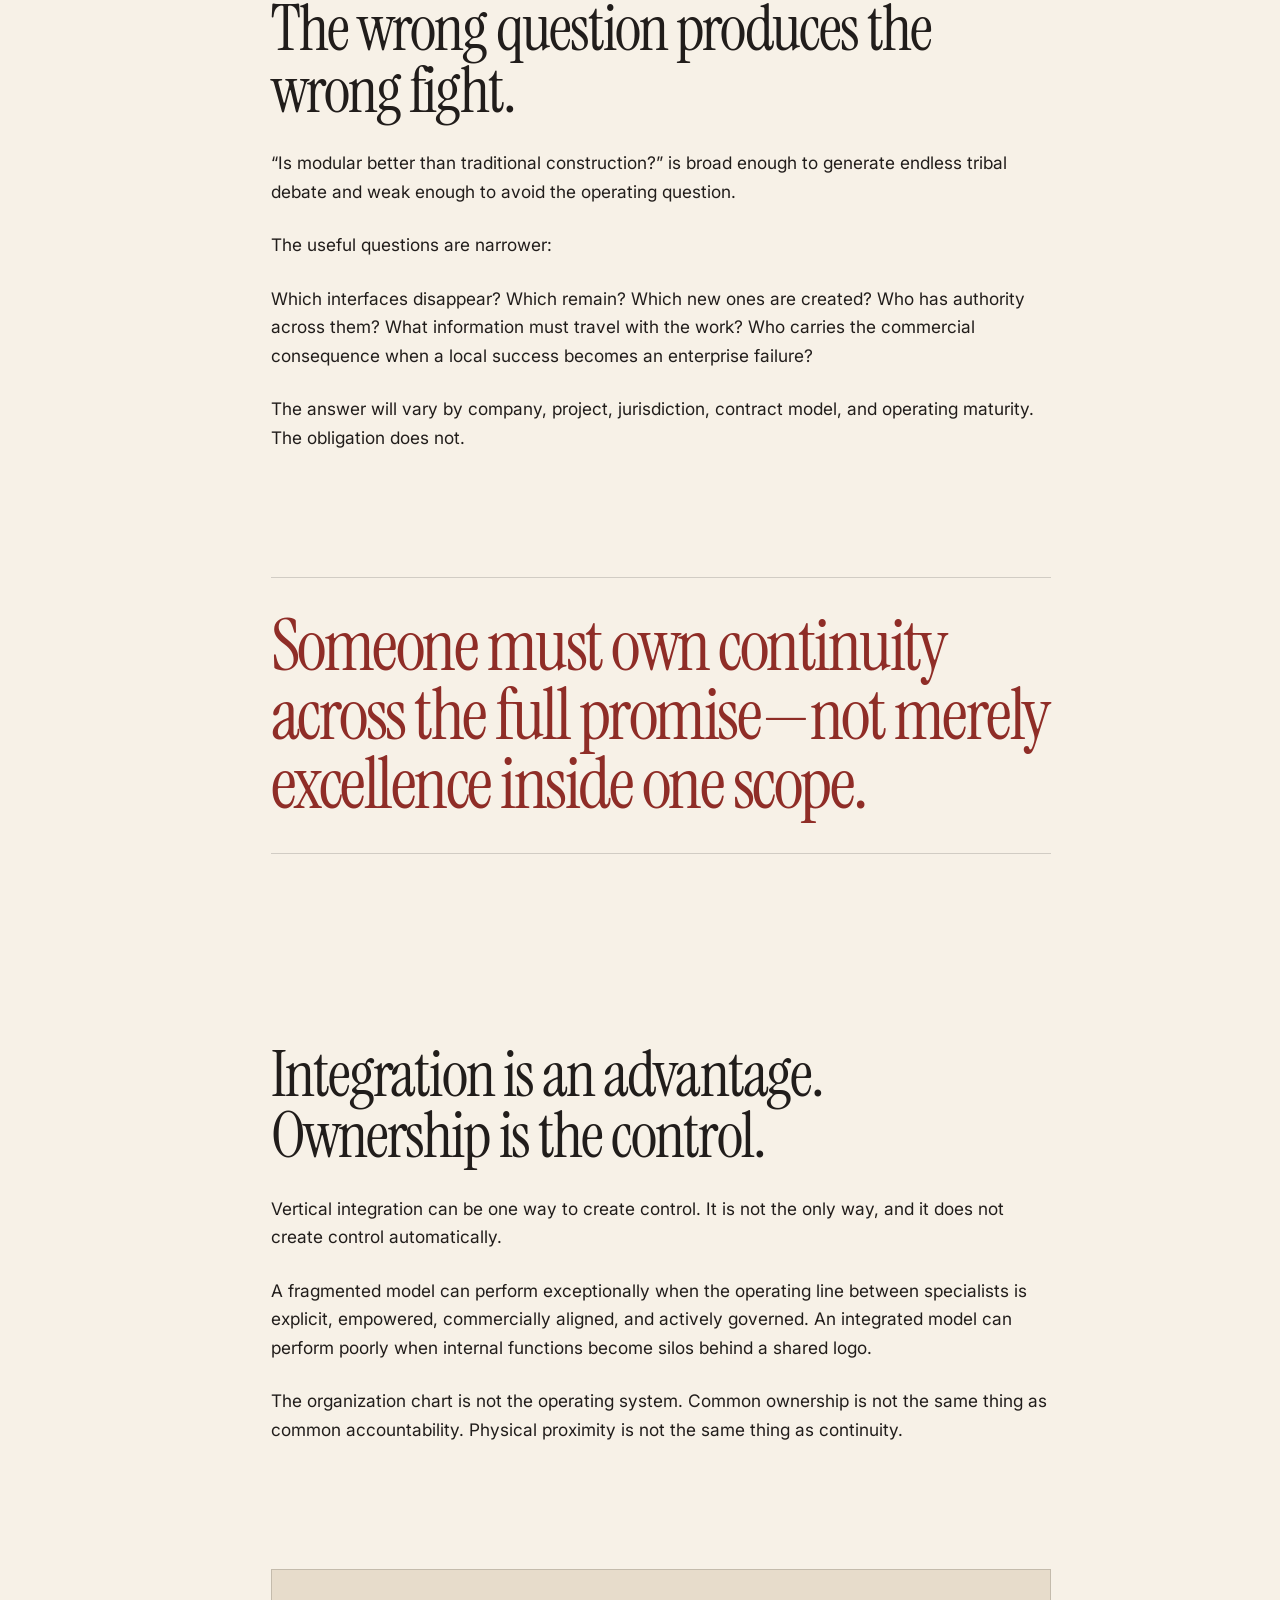
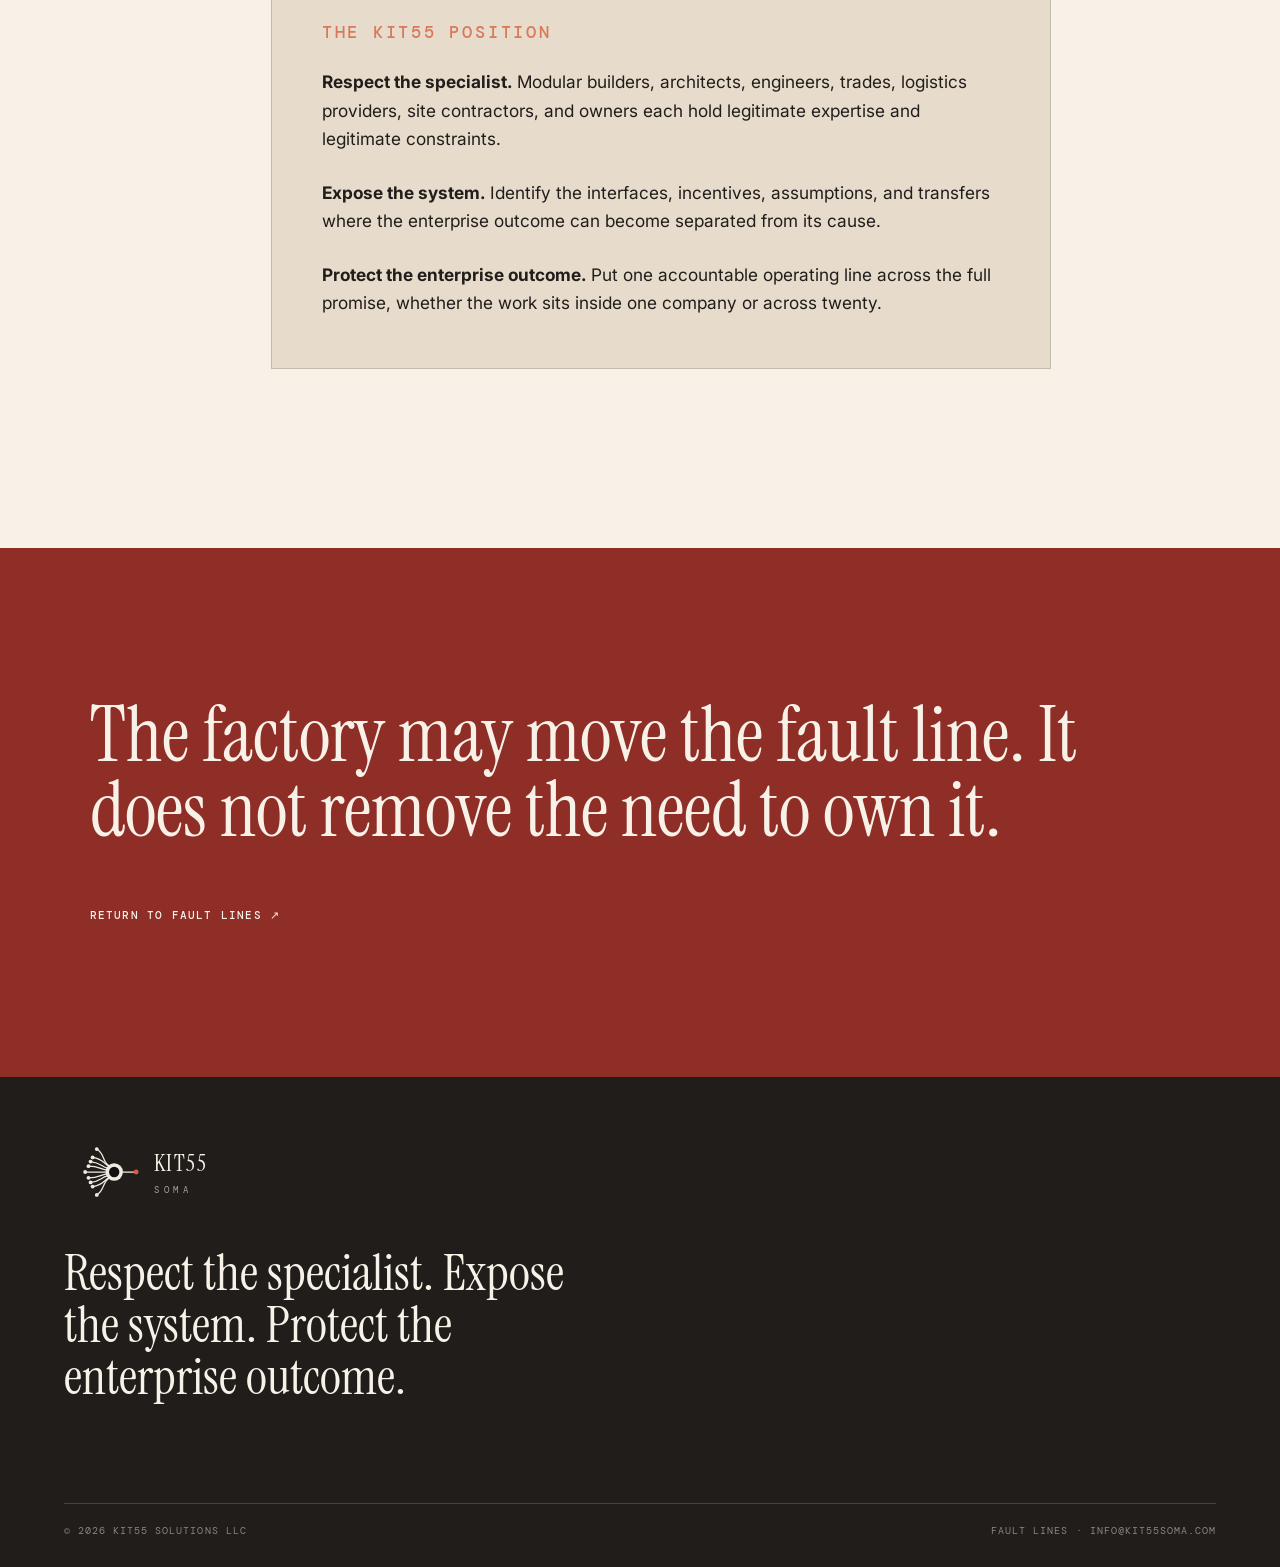
<file: fault-lines/modular-construction-silos.html>
<!doctype html>
<html lang="en">
<head>
  <meta charset="utf-8">
  <meta name="viewport" content="width=device-width, initial-scale=1">
  <title>Does Modular Construction Eliminate the Silos? — Fault Lines 001</title>
  <meta name="description" content="Factory integration can compress handoffs. It does not repeal conflicting incentives, ownership boundaries, or the need for end-to-end operating continuity.">
  <meta name="theme-color" content="#11110f">
  <meta property="og:type" content="article">
  <meta property="og:title" content="Does Modular Construction Eliminate the Silos—or Move the Fault Line?">
  <meta property="og:description" content="Fault Lines 001 from KIT55 Soma.">
  <meta property="og:url" content="https://kit55soma.com/fault-lines/modular-construction-silos.html">
  <meta property="og:image" content="https://kit55soma.com/fault-lines-001-modular.png">
  <meta property="og:image:width" content="1200">
  <meta property="og:image:height" content="627">
  <meta property="og:image:alt" content="Fault Lines 001 — Does modular construction eliminate the silos or move the fault line?">
  <meta name="twitter:card" content="summary_large_image">
  <link rel="canonical" href="https://kit55soma.com/fault-lines/modular-construction-silos.html">
  <link rel="icon" href="../logo-mark.svg" type="image/svg+xml">
  <link rel="stylesheet" href="../styles.css">
  <link rel="stylesheet" href="../front-door.css">
</head>
<body class="article-page">
  <a class="skip-link" href="#main">Skip to the dispatch</a>

  <header class="site-header article-header" data-header>
    <a class="brand" href="../index.html" aria-label="KIT55 Soma, home">
      <img src="../logo-mark-reverse.svg" alt="" width="66" height="42">
      <span class="brand-type"><strong>KIT55</strong><small>SOMA</small></span>
    </a>
    <nav class="site-nav" aria-label="Primary navigation">
      <a href="../index.html#engagements">The work</a>
      <a href="../fault-lines.html" aria-current="page">Fault Lines</a>
      <a href="../index.html#case">The case</a>
    </nav>
    <a class="header-cta" href="../index.html#your-move">Bring us the problem <span aria-hidden="true">↘</span></a>
  </header>

  <main id="main">
    <section class="article-hero" aria-labelledby="article-title">
      <div class="article-hero-inner">
        <div class="article-meta">
          <span>Fault Lines / Dispatch 001</span>
          <span><time datetime="2026-07">July 2026</time> · Federico Leff / KIT55 Soma</span>
          <span>Construction · Modular · Operating ownership</span>
        </div>
        <h1 id="article-title">Does modular construction eliminate the silos—or move the fault line?</h1>
        <p class="article-hero-deck">Factory integration can compress handoffs. It does not repeal conflicting incentives, ownership boundaries, or the need for someone to carry continuity from promise to outcome.</p>
      </div>
    </section>

    <article class="article-body">
      <p class="article-lead">The argument began with a familiar diagnosis: fragmented construction produces too many handoffs, too many scopes, and too many places for responsibility to dissolve.</p>

      <p>One response was immediate and forceful. The only proper way to organize a modular builder, the argument went, is to perform the work in-house from end to end—including modeling, architecture, engineering, trades, and logistics. The siloed world does not work.</p>

      <p>Another response pushed back just as quickly: encapsulating more work inside a factory does not mean the owner vertically controls every participant, dependency, or downstream consequence.</p>

      <blockquote>Both arguments contain truth. Neither one, by itself, owns the outcome.</blockquote>

      <h2>The case for integration is real.</h2>

      <p>Moving more design, engineering, fabrication, trade coordination, quality control, and production sequencing under one operating roof can reduce the number of interfaces. It can shorten feedback loops, expose conflicts earlier, standardize work, and give one management system greater authority over execution.</p>

      <p>That is not marketing mythology. Fewer organizational borders can make continuity easier to create and easier to govern.</p>

      <p>The strongest modular operators understand that the factory is not merely a location. It is an operating system. The value comes from controlling repeatability, information, sequence, quality, and consequence—not from the word “modular” itself.</p>

      <h2>The counterargument is also real.</h2>

      <p>The factory does not absorb the entire enterprise outcome.</p>

      <p>Design criteria may originate elsewhere. Entitlements and permitting remain external. Site preparation, foundations, utilities, transportation, craning, erection, weather exposure, commissioning, inspections, financing, brand standards, owner decisions, and customer commitments can remain distributed among organizations with different incentives and different definitions of completion.</p>

      <p>A vertically integrated factory can eliminate some seams while creating a sharper boundary around the factory itself.</p>

      <p>The work may be more integrated inside that boundary. The project can still fail at the point where the integrated product meets the fragmented world.</p>

      <h2>The wrong question produces the wrong fight.</h2>

      <p>“Is modular better than traditional construction?” is broad enough to generate endless tribal debate and weak enough to avoid the operating question.</p>

      <p>The useful questions are narrower:</p>

      <p>Which interfaces disappear? Which remain? Which new ones are created? Who has authority across them? What information must travel with the work? Who carries the commercial consequence when a local success becomes an enterprise failure?</p>

      <p>The answer will vary by company, project, jurisdiction, contract model, and operating maturity. The obligation does not.</p>

      <blockquote>Someone must own continuity across the full promise—not merely excellence inside one scope.</blockquote>

      <h2>Integration is an advantage. Ownership is the control.</h2>

      <p>Vertical integration can be one way to create control. It is not the only way, and it does not create control automatically.</p>

      <p>A fragmented model can perform exceptionally when the operating line between specialists is explicit, empowered, commercially aligned, and actively governed. An integrated model can perform poorly when internal functions become silos behind a shared logo.</p>

      <p>The organization chart is not the operating system. Common ownership is not the same thing as common accountability. Physical proximity is not the same thing as continuity.</p>

      <div class="article-position">
        <p class="kicker">The KIT55 position</p>
        <p><strong>Respect the specialist.</strong> Modular builders, architects, engineers, trades, logistics providers, site contractors, and owners each hold legitimate expertise and legitimate constraints.</p>
        <p><strong>Expose the system.</strong> Identify the interfaces, incentives, assumptions, and transfers where the enterprise outcome can become separated from its cause.</p>
        <p><strong>Protect the enterprise outcome.</strong> Put one accountable operating line across the full promise, whether the work sits inside one company or across twenty.</p>
      </div>
    </article>

    <section class="article-close">
      <p>The factory may move the fault line. It does not remove the need to own it.</p>
      <a href="../fault-lines.html">Return to Fault Lines ↗</a>
    </section>
  </main>

  <footer>
    <a class="footer-brand" href="../index.html">
      <img src="../logo-mark-reverse.svg" alt="" width="78" height="50">
      <span><strong>KIT55</strong><small>SOMA</small></span>
    </a>
    <p>Respect the specialist. Expose the system. Protect the enterprise outcome.</p>
    <div class="footer-meta">
      <span>© <span data-year></span> KIT55 Solutions LLC</span>
      <span><a href="../fault-lines.html">Fault Lines</a> · <a href="mailto:info@kit55soma.com">info@kit55soma.com</a></span>
    </div>
  </footer>

  <script src="../script.js"></script>
</body>
</html>
</file>
<file: styles.css>
@import url('https://fonts.googleapis.com/css2?family=DM+Mono:wght@300;400;500&family=Instrument+Serif:ital@0;1&family=Inter:wght@400;500;600&display=swap');

:root {
  --carbon: #211d1b;
  --carbon-soft: #2b2522;
  --paper: #f7f1e7;
  --paper-deep: #e7dccb;
  --ink: #211d1b;
  --muted: #756b63;
  --signal: #8f2d27;
  --signal-light: #d8795c;
  --line-dark: rgba(17,17,15,.16);
  --line-light: rgba(240,235,225,.18);
  --serif: "Instrument Serif", Georgia, serif;
  --sans: "Inter", Arial, sans-serif;
  --mono: "DM Mono", monospace;
  --measure: 760px;
}

* { box-sizing: border-box; }
html { scroll-behavior: smooth; background: var(--carbon); }
body { margin: 0; color: var(--paper); background: var(--carbon); font-family: var(--sans); line-height: 1.65; -webkit-font-smoothing: antialiased; }
a { color: inherit; }
img, svg { display: block; max-width: 100%; }
::selection { color: var(--paper); background: var(--signal); }

.skip-link { position: fixed; top: -100px; left: 18px; z-index: 1000; padding: 12px 18px; background: var(--paper); color: var(--ink); font: 500 .75rem var(--mono); text-transform: uppercase; letter-spacing: .12em; }
.skip-link:focus { top: 18px; }

.site-header { position: fixed; z-index: 100; top: 0; left: 0; width: 100%; display: grid; grid-template-columns: auto 1fr auto; align-items: center; gap: 24px; padding: 20px clamp(20px,4vw,62px); transition: background .3s, border-color .3s; border-bottom: 1px solid transparent; }
.site-header.is-scrolled { background: rgba(33,29,27,.92); backdrop-filter: blur(14px); border-color: var(--line-light); }
.brand, .footer-brand { display: flex; align-items: center; gap: 12px; text-decoration: none; }
.brand img { width: 66px; height: auto; }
.brand-type, .footer-brand span { display: flex; flex-direction: column; line-height: .92; }
.brand-type strong, .footer-brand strong { font: 400 1.45rem var(--serif); letter-spacing: .06em; }
.brand-type small, .footer-brand small { margin-top: 6px; font: 400 .58rem var(--mono); letter-spacing: .5em; color: #aaa296; }
.header-line { height: 1px; background: var(--line-light); }
.header-cta { font: 500 .72rem var(--mono); text-transform: uppercase; letter-spacing: .12em; text-decoration: none; }
.header-cta span { color: var(--signal-light); margin-left: 8px; }

.hero { min-height: 100svh; position: relative; display: flex; align-items: flex-end; overflow: hidden; padding: 170px clamp(24px,7vw,110px) 90px; background: radial-gradient(circle at 78% 20%, rgba(216,121,92,.16), transparent 32%), linear-gradient(145deg, #302724 0%, var(--carbon) 62%); }
.hero-network { position: absolute; inset: -8% -8% -8% 34%; opacity: .54; }
.hero-network svg { width: 100%; height: 100%; }
.network-lines, .axon { fill: none; stroke: #837d72; stroke-width: 2; }
.network-nodes { fill: #837d72; }
.soma-ring { fill: var(--carbon); stroke: var(--paper); stroke-width: 4; }
.soma-core { fill: var(--paper); opacity: .08; }
.signal { fill: var(--signal-light); }
.hero-copy { position: relative; z-index: 2; width: min(960px, 82vw); }
.kicker { margin: 0 0 28px; font: 500 .69rem/1.5 var(--mono); letter-spacing: .16em; text-transform: uppercase; color: var(--signal-light); }
.hero h1 { margin: 0; font: 400 clamp(4rem,10.8vw,10.5rem)/.79 var(--serif); letter-spacing: -.055em; }
.hero h1 em { color: var(--signal-light); font-weight: 400; }
.hero-verdict { display: flex; gap: clamp(24px,7vw,110px); margin-top: 54px; padding-top: 20px; border-top: 1px solid var(--line-light); }
.hero-verdict p { margin: 0; max-width: 360px; font-size: clamp(.92rem,1.2vw,1.1rem); }
.hero-index { position: absolute; right: clamp(24px,4vw,62px); bottom: 90px; display: flex; flex-direction: column; font: 300 .7rem var(--mono); color: #777168; }
.hero-index span:first-child { color: var(--signal-light); }
.scroll-cue { position: absolute; right: clamp(24px,7vw,110px); top: 52%; transform: rotate(90deg) translateX(50%); transform-origin: right top; font: 400 .64rem var(--mono); text-transform: uppercase; letter-spacing: .16em; text-decoration: none; color: #918a7e; }

.chapter { position: relative; display: grid; grid-template-columns: minmax(120px,1fr) minmax(0,var(--measure)) minmax(40px,1fr); column-gap: clamp(24px,5vw,90px); padding: clamp(110px,15vw,220px) clamp(22px,4vw,64px); }
.chapter.light { background: var(--paper); color: var(--ink); }
.chapter.dark, .chapter.blackhole { background: var(--carbon); color: var(--paper); }
.chapter.redline { background: var(--signal); color: var(--paper); }
.chapter.intervention { background: #171a17; color: var(--paper); }
.chapter-rail { grid-column: 1; position: sticky; top: 120px; align-self: start; display: grid; grid-template-columns: auto 1fr; align-items: center; gap: 12px; color: currentColor; opacity: .58; }
.chapter-number { font: 400 .68rem var(--mono); }
.chapter-rule { height: 1px; background: currentColor; opacity: .45; }
.chapter-label { grid-column: 1 / -1; font: 400 .61rem var(--mono); text-transform: uppercase; letter-spacing: .14em; }
.prose { grid-column: 2; }
.prose h2, .receipts h2, .method h2, .proof h2, .your-move h2 { margin: 0 0 70px; font: 400 clamp(3rem,6.4vw,6.6rem)/.91 var(--serif); letter-spacing: -.04em; text-wrap: balance; }
.prose p { margin: 0 0 1.35em; font-size: clamp(1.02rem,1.35vw,1.22rem); }
.prose .lead { margin-bottom: 2.2em; font: 400 clamp(1.65rem,3.3vw,2.8rem)/1.17 var(--serif); }
.standalone { font-weight: 600; }
.closing-line { margin-top: 2.6em !important; font: 400 clamp(1.9rem,4vw,3.5rem)/1.05 var(--serif) !important; }
.commands { display: flex; flex-wrap: wrap; gap: 10px; margin: 46px 0 !important; }
.commands span { padding: 7px 11px; border: 1px solid rgba(240,235,225,.38); font: 400 .74rem var(--mono); text-transform: uppercase; letter-spacing: .05em; }
blockquote { margin: 90px 0 0; padding: 30px 0 0; border-top: 1px solid currentColor; font: 400 clamp(2.6rem,5.6vw,5.4rem)/.96 var(--serif); letter-spacing: -.035em; }
.blackhole { background-image: radial-gradient(circle at 80% 42%, rgba(162,42,31,.12), transparent 28%); }
.void-statement { margin: 90px 0; padding: 54px 0; border-top: 1px solid var(--line-light); border-bottom: 1px solid var(--line-light); }
.void-statement p { font: 400 clamp(1.6rem,3vw,2.4rem)/1.15 var(--serif); }
.void-statement strong { color: var(--signal-light); font-weight: 400; }
.final-pair { display: grid; gap: 4px; margin-top: 80px !important; font: 400 clamp(2rem,4vw,3.7rem)/1.05 var(--serif) !important; }
.final-pair strong { color: var(--signal-light); font-weight: 400; }
.redline .final-pair strong { color: var(--paper); }

.receipts { padding: clamp(100px,13vw,180px) clamp(22px,5vw,80px); background: #cfc5b6; color: var(--ink); overflow: hidden; }
.receipts-heading { display: flex; align-items: end; justify-content: space-between; gap: 30px; border-bottom: 1px solid var(--line-dark); }
.receipts-heading h2 { margin-bottom: 24px; }
.receipt-field { display: grid; grid-template-columns: repeat(3,1fr); border-left: 1px solid var(--line-dark); }
.receipt { min-height: 430px; padding: 30px; display: flex; flex-direction: column; color: inherit; text-decoration: none; border-right: 1px solid var(--line-dark); transition: background .2s, color .2s; }
.receipt:hover, .receipt:focus-visible { background: var(--signal); color: var(--paper); outline: none; }
.receipt-id { font: 400 .64rem var(--mono); text-transform: uppercase; letter-spacing: .13em; }
.receipt strong { margin-top: auto; font: 400 clamp(4.6rem,8vw,8rem)/.8 var(--serif); letter-spacing: -.06em; }
.receipt p { min-height: 96px; margin: 30px 0; font-size: .9rem; }
.source { font: 400 .65rem var(--mono); text-transform: uppercase; letter-spacing: .1em; }
.receipt-note { margin: 28px 0 0; text-align: right; font: 400 .68rem var(--mono); text-transform: uppercase; letter-spacing: .12em; }

.indictment { min-height: 100svh; position: relative; display: grid; place-items: center; padding: 120px 24px; background: var(--signal); color: var(--paper); overflow: hidden; }
.indictment article { position: relative; z-index: 2; width: min(900px,100%); }
.indictment h2 { margin: 0 0 50px; font: 400 clamp(3.8rem,8vw,8rem)/.88 var(--serif); letter-spacing: -.05em; }
.indictment p { max-width: 700px; font-size: clamp(1.05rem,1.55vw,1.3rem); }
.indictment .closing-line { color: var(--carbon); }
.indictment-mark { position: absolute; right: -15vw; bottom: -24vw; width: 70vw; opacity: .08; color: var(--paper); transform: rotate(-8deg); }

.principal .defenses { margin: 70px 0; border-top: 1px solid var(--line-dark); }
.defenses p { padding: 28px 0; margin: 0; border-bottom: 1px solid var(--line-dark); }
.defenses strong { font-family: var(--mono); font-size: .9em; color: var(--signal); }
.intervention .accent { color: var(--signal-light); }

.method { padding: clamp(110px,14vw,190px) clamp(22px,5vw,80px); background: var(--paper); color: var(--ink); }
.method-intro { display: grid; grid-template-columns: 1.1fr .9fr; gap: clamp(60px,10vw,160px); padding-bottom: 90px; }
.method-intro h2 { margin-bottom: 0; }
.method-opening p { margin: 0 0 1.3em; }
.method-steps { border-top: 1px solid var(--line-dark); }
.method-step { display: grid; grid-template-columns: 70px minmax(220px,.8fr) 1.5fr; gap: 30px; padding: 62px 0; border-bottom: 1px solid var(--line-dark); }
.method-step > span { font: 400 .72rem var(--mono); color: var(--signal); }
.method-step h3 { margin: 0; font: 400 clamp(1.8rem,3vw,3rem)/1 var(--serif); }
.method-step p { grid-column: 3; margin: 0 0 1em; max-width: 720px; }
.method-manifesto { display: flex; flex-direction: column; margin-top: 28px !important; font: 400 clamp(1.5rem,2.3vw,2.2rem)/1.2 var(--serif); }
.method-manifesto strong { color: var(--signal); font-weight: 400; }

.proof { padding: clamp(120px,16vw,230px) clamp(22px,5vw,80px); background: var(--carbon); }
.proof-heading, .proof-copy { width: min(var(--measure),100%); margin-left: auto; margin-right: auto; }
.proof-heading h2 em { color: var(--signal-light); font-weight: 400; }
.proof-copy p { margin: 0 0 1.3em; font-size: clamp(1.02rem,1.35vw,1.22rem); }
.evidence { margin: 100px 0; border-top: 1px solid var(--line-light); }
.evidence-row { display: grid; grid-template-columns: 1fr .65fr 1.6fr auto; align-items: center; gap: 30px; padding: 36px 0; border-bottom: 1px solid var(--line-light); text-decoration: none; }
.evidence-row:hover strong, .evidence-row:focus-visible strong { color: var(--signal-light); }
.evidence-row:focus-visible { outline: 2px solid var(--signal-light); outline-offset: 6px; }
.evidence-place { font: 400 .66rem var(--mono); text-transform: uppercase; letter-spacing: .12em; color: #938c81; }
.evidence-row strong { font: 400 clamp(3rem,6vw,5.5rem)/.8 var(--serif); transition: color .2s; }
.evidence-row p { margin: 0; font-size: .9rem; color: #beb6a9; }
.proof-close { padding-top: 30px; }
.proof-questions { margin: 60px 0; padding: 0; list-style: none; border-top: 1px solid var(--line-light); }
.proof-questions li { padding: 16px 0; border-bottom: 1px solid var(--line-light); font: 400 clamp(1.5rem,3vw,2.6rem)/1.1 var(--serif); }
.certificate { margin-top: 100px; padding: 46px; border: 1px solid var(--line-light); transform: rotate(-1deg); }
.certificate p { font: 400 clamp(1.6rem,3vw,2.6rem)/1.08 var(--serif); }
.certificate strong { color: var(--signal-light); font-weight: 400; }

.your-move { position: relative; overflow: hidden; padding: clamp(120px,16vw,220px) clamp(22px,7vw,110px) 80px; background: var(--paper); color: var(--ink); }
.move-copy { width: min(880px,100%); }
.your-move h2 { margin-bottom: 65px; }
.move-copy p { width: min(720px,100%); margin: 0 0 1.3em; font-size: clamp(1.02rem,1.35vw,1.22rem); }
.move-mark { position: absolute; right: -12vw; top: 22%; width: 52vw; color: var(--signal); opacity: .06; }
.contact-panel { position: relative; z-index: 2; margin-top: 110px; border-top: 1px solid var(--line-dark); }
.contact-title { margin: 35px 0 55px; font: 400 clamp(4rem,10vw,10rem)/.8 var(--serif); letter-spacing: -.06em; color: var(--signal); }
.contact-panel a { display: grid; grid-template-columns: 100px 1fr auto; align-items: center; gap: 24px; padding: 22px 0; border-top: 1px solid var(--line-dark); text-decoration: none; }
.contact-panel a:last-child { border-bottom: 1px solid var(--line-dark); }
.contact-panel a span { font: 400 .65rem var(--mono); text-transform: uppercase; letter-spacing: .12em; color: var(--muted); }
.contact-panel a strong { font: 400 clamp(1.25rem,2.5vw,2rem) var(--serif); }
.contact-panel a:hover strong, .contact-panel a:focus-visible strong { color: var(--signal); }
.contact-panel a:focus-visible { outline: 2px solid var(--signal); outline-offset: 5px; }

footer { padding: 70px clamp(22px,5vw,80px) 30px; background: var(--carbon); color: var(--paper); }
.footer-brand img { width: 78px; height: auto; }
footer > p { max-width: 540px; margin: 50px 0 100px; font: 400 clamp(2rem,4vw,3.7rem)/1.02 var(--serif); }
.footer-meta { display: flex; justify-content: space-between; gap: 30px; padding-top: 20px; border-top: 1px solid var(--line-light); font: 400 .64rem var(--mono); text-transform: uppercase; letter-spacing: .1em; color: #8b857b; }
.footer-meta a { text-decoration: none; }

.reveal { opacity: 0; transform: translateY(24px); transition: opacity .7s ease, transform .7s ease; }
.reveal.is-visible { opacity: 1; transform: none; }

@media (max-width: 900px) {
  .chapter { grid-template-columns: 1fr; }
  .chapter-rail { position: static; grid-column: 1; margin-bottom: 60px; }
  .prose { grid-column: 1; }
  .receipt-field { grid-template-columns: 1fr; border-top: 1px solid var(--line-dark); }
  .receipt { min-height: 350px; border-bottom: 1px solid var(--line-dark); }
  .method-intro { grid-template-columns: 1fr; }
  .method-step { grid-template-columns: 50px 1fr; }
  .method-step p { grid-column: 2; }
  .evidence-row { grid-template-columns: 1fr auto; }
  .evidence-row p { grid-column: 1 / -1; }
}

@media (max-width: 640px) {
  .site-header { gap: 14px; padding: 15px 18px; }
  .brand img { width: 54px; }
  .header-line { display: none; }
  .header-cta { margin-left: auto; }
  .hero { padding: 150px 22px 62px; }
  .hero-network { inset: -6% -45% 12% 12%; opacity: .4; }
  .hero-copy { width: 100%; }
  .hero h1 { font-size: clamp(4.2rem,21vw,7.3rem); }
  .hero-verdict { flex-direction: column; gap: 12px; margin-top: 38px; }
  .scroll-cue, .hero-index { display: none; }
  .chapter { padding-left: 22px; padding-right: 22px; }
  .prose h2, .receipts h2, .method h2, .proof h2, .your-move h2 { margin-bottom: 50px; }
  .receipts-heading { display: block; }
  .receipt { padding: 26px 4px; border-right: 0; }
  .receipt strong { font-size: 6rem; }
  .method { padding-left: 22px; padding-right: 22px; }
  .method-step { grid-template-columns: 34px 1fr; gap: 18px; padding: 48px 0; }
  .evidence-row { gap: 18px; }
  .certificate { padding: 28px 22px; }
  .contact-panel a { grid-template-columns: 70px 1fr auto; gap: 12px; }
  .footer-meta { flex-direction: column; }
}

@media (prefers-reduced-motion: reduce) {
  html { scroll-behavior: auto; }
  *, *::before, *::after { animation-duration: .01ms !important; animation-iteration-count: 1 !important; transition-duration: .01ms !important; }
  .reveal { opacity: 1; transform: none; }
}
</file>
<file: site-v2.css>
.hero h1 {
  max-width: 11ch;
}

.hero-verdict p:last-child {
  color: var(--signal-light);
}

.biology {
  background-image:
    radial-gradient(circle at 82% 20%, rgba(162,42,31,.09), transparent 26%),
    radial-gradient(circle at 16% 78%, rgba(17,17,15,.05), transparent 22%);
}

.receipt strong {
  font-size: clamp(3.1rem,4vw,4.4rem);
  line-height: .85;
}

.lead-cta {
  margin: -28px 0 40px !important;
  font: 400 clamp(1.8rem,3.8vw,3.3rem)/1.08 var(--serif) !important;
  color: var(--signal);
}

.engagements {
  background:
    linear-gradient(rgba(17,17,15,.035) 1px, transparent 1px),
    linear-gradient(90deg, rgba(17,17,15,.035) 1px, transparent 1px),
    var(--paper);
  background-size: 48px 48px;
}

.engagement-grid {
  display: grid;
  grid-template-columns: repeat(3, 1fr);
  border-top: 1px solid var(--line-dark);
  border-left: 1px solid var(--line-dark);
}

.engagement-grid article {
  min-height: 330px;
  display: flex;
  flex-direction: column;
  padding: 30px;
  border-right: 1px solid var(--line-dark);
  border-bottom: 1px solid var(--line-dark);
}

.engagement-grid span {
  font: 400 .68rem var(--mono);
  color: var(--signal);
}

.engagement-grid h3 {
  margin: auto 0 24px;
  font: 400 clamp(2rem,3.2vw,3.35rem)/.95 var(--serif);
  letter-spacing: -.03em;
}

.engagement-grid p {
  margin: 0;
  max-width: 32ch;
  font-size: .92rem;
}

.continuity {
  background-image: radial-gradient(circle at 78% 26%, rgba(216,91,73,.12), transparent 30%);
}

.field-case {
  position: relative;
  overflow: hidden;
  padding: clamp(110px,14vw,190px) clamp(22px,5vw,80px);
  color: var(--ink);
  background:
    radial-gradient(circle at 86% 10%, rgba(216,121,92,.2), transparent 25%),
    linear-gradient(135deg, #f7f1e7 0%, #e8ddce 100%);
}

.field-case::after {
  content: "RECOVERY";
  position: absolute;
  right: -2vw;
  top: 42%;
  color: rgba(143,45,39,.045);
  font: 500 clamp(5rem,13vw,13rem)/1 var(--mono);
  letter-spacing: -.08em;
  pointer-events: none;
}

.field-case-intro,
.field-case-body {
  position: relative;
  z-index: 1;
  width: min(1280px,100%);
  margin: 0 auto;
}

.field-case-intro {
  display: grid;
  grid-template-columns: minmax(0,1.45fr) minmax(280px,.55fr);
  gap: clamp(44px,8vw,120px);
  align-items: end;
  padding-bottom: clamp(58px,8vw,94px);
  border-bottom: 1px solid var(--line-dark);
}

.field-case-intro h2 {
  max-width: 920px;
  margin: 0;
  font: 400 clamp(3.4rem,7.4vw,7.6rem)/.88 var(--serif);
  letter-spacing: -.045em;
  text-wrap: balance;
}

.field-case-intro h2 em {
  color: var(--signal);
  font-weight: 400;
}

.field-case-deck {
  margin: 0 0 8px;
  padding-top: 18px;
  border-top: 3px solid var(--signal);
  font: 400 clamp(1.28rem,2.2vw,1.85rem)/1.2 var(--serif);
}

.field-case-body {
  display: grid;
  grid-template-columns: minmax(0,1.05fr) minmax(360px,.75fr);
  gap: clamp(54px,9vw,140px);
  padding-top: clamp(64px,9vw,110px);
}

.case-label {
  margin: 0 0 30px;
  color: var(--signal);
  font: 500 .67rem/1.5 var(--mono);
  letter-spacing: .14em;
  text-transform: uppercase;
}

.field-case-story > p:not(.case-label) {
  max-width: 720px;
  margin: 0 0 1.35em;
  font-size: clamp(1.03rem,1.35vw,1.22rem);
}

.field-case-story > p:nth-of-type(3) {
  font: 400 clamp(1.8rem,3vw,2.75rem)/1.05 var(--serif);
  color: var(--signal);
}

.field-case-story blockquote {
  margin-top: 66px;
  padding-top: 26px;
  border-color: var(--signal);
  font-size: clamp(2.1rem,4vw,4rem);
}

.control-chain {
  align-self: start;
  padding: 34px;
  border: 1px solid rgba(33,29,27,.3);
  background: rgba(247,241,231,.65);
  backdrop-filter: blur(8px);
}

.control-chain ol {
  margin: 0;
  padding: 0;
  list-style: none;
  border-top: 1px solid var(--line-dark);
}

.control-chain li {
  display: grid;
  grid-template-columns: 38px 1fr;
  gap: 4px 14px;
  padding: 22px 0;
  border-bottom: 1px solid var(--line-dark);
}

.control-chain li span {
  grid-row: 1 / span 2;
  color: var(--signal);
  font: 400 .65rem var(--mono);
}

.control-chain li strong {
  font: 400 1.55rem/1 var(--serif);
}

.control-chain li small {
  color: var(--muted);
  font-size: .76rem;
  line-height: 1.45;
}

.chain-rule {
  margin: 30px 0 0;
  color: var(--signal);
  font: 500 .69rem/1.5 var(--mono);
  letter-spacing: .1em;
  text-transform: uppercase;
}

.case-portfolio {
  position: relative;
  z-index: 1;
  width: min(1280px,100%);
  margin: clamp(110px,14vw,190px) auto 0;
  padding-top: clamp(62px,8vw,100px);
  border-top: 1px solid var(--line-dark);
}

.case-portfolio-intro {
  display: grid;
  grid-template-columns: minmax(190px,.42fr) minmax(0,1.58fr);
  gap: clamp(38px,7vw,104px);
  align-items: start;
  margin-bottom: clamp(60px,8vw,100px);
}

.case-portfolio-intro h3 {
  max-width: 920px;
  margin: 0;
  font: 400 clamp(2.8rem,5.5vw,5.7rem)/.92 var(--serif);
  letter-spacing: -.04em;
  text-wrap: balance;
}

.case-brief {
  position: relative;
  display: grid;
  grid-template-columns: 70px minmax(0,1.15fr) minmax(270px,.65fr);
  gap: clamp(28px,5vw,76px);
  padding: clamp(42px,6vw,78px);
  overflow: hidden;
}

.case-brief + .case-brief {
  margin-top: 18px;
}

.case-brief-dark {
  color: var(--paper);
  background: var(--carbon);
}

.case-brief-signal {
  color: var(--paper);
  background: var(--signal);
}

.case-brief-number {
  font: 300 clamp(2.5rem,4.5vw,4.8rem)/.8 var(--mono);
  color: var(--signal-light);
  opacity: .72;
}

.case-brief-signal .case-brief-number {
  color: var(--paper);
}

.case-brief .case-label {
  color: var(--signal-light);
}

.case-brief-signal .case-label {
  color: var(--paper);
}

.case-brief-copy h3 {
  max-width: 700px;
  margin: 0 0 34px;
  font: 400 clamp(2.7rem,5vw,5.1rem)/.9 var(--serif);
  letter-spacing: -.04em;
}

.case-brief-copy > p:not(.case-label) {
  max-width: 700px;
  margin: 0 0 1.35em;
  font-size: clamp(.98rem,1.2vw,1.12rem);
}

.case-brief-lead {
  color: #d5cdc1;
  font: 400 clamp(1.35rem,2.1vw,1.85rem)/1.18 var(--serif) !important;
}

.case-brief-signal .case-brief-lead {
  color: var(--paper);
}

.case-governance {
  margin-top: 42px !important;
  padding-top: 22px;
  border-top: 1px solid rgba(247,241,231,.28);
}

.case-governance strong {
  color: var(--signal-light);
  font-weight: 600;
}

.case-brief-signal .case-governance strong {
  color: var(--carbon);
}

.case-metrics {
  align-self: start;
  border-top: 1px solid rgba(247,241,231,.34);
}

.case-metrics p {
  display: grid;
  gap: 5px;
  margin: 0;
  padding: 22px 0;
  border-bottom: 1px solid rgba(247,241,231,.22);
}

.case-metrics strong {
  font: 400 clamp(2rem,3.4vw,3.6rem)/.9 var(--serif);
  letter-spacing: -.035em;
}

.case-metrics span {
  color: #beb5a9;
  font: 400 .67rem/1.45 var(--mono);
  letter-spacing: .06em;
  text-transform: uppercase;
}

.case-brief-signal .case-metrics span {
  color: rgba(247,241,231,.78);
}

.media-screen[hidden],
.media-screen-asset[hidden] {
  display: none;
}

.media-screen {
  position: relative;
  min-height: 0;
  padding: clamp(52px,6vw,82px) clamp(22px,6vw,96px);
  overflow: hidden;
  color: var(--paper);
  background:
    linear-gradient(90deg, rgba(162,42,31,.12), transparent 38%),
    var(--carbon-soft);
  border-top: 5px solid var(--signal);
  border-bottom: 1px solid var(--line-light);
}

.media-screen::after {
  content: "FRI / SUN";
  position: absolute;
  right: -14px;
  bottom: -34px;
  color: rgba(240,235,225,.035);
  font: 500 clamp(5rem,12vw,11rem)/1 var(--mono);
  letter-spacing: -.08em;
  white-space: nowrap;
  pointer-events: none;
}

.media-screen.theme-signal {
  background: var(--signal);
}

.media-screen.theme-paper {
  color: var(--ink);
  background: var(--paper);
}

.media-screen-shell {
  position: relative;
  z-index: 1;
  width: min(1180px, 100%);
  margin: 0 auto;
}

.media-screen-statement .media-screen-copy {
  display: grid;
  grid-template-columns: minmax(145px,.48fr) minmax(0,1.55fr) minmax(190px,.62fr);
  grid-template-rows: auto auto;
  column-gap: clamp(30px,5vw,76px);
  align-items: start;
}

.media-screen-copy .kicker {
  grid-column: 1;
  grid-row: 1 / span 2;
  margin: 5px 0 0;
  padding-top: 14px;
  border-top: 1px solid var(--signal-light);
  color: var(--signal-light);
}

.media-screen-copy h2 {
  grid-column: 2;
  grid-row: 1;
  max-width: none;
  margin: 0 0 22px;
  font: 400 clamp(2.8rem,4.4vw,4.9rem)/.9 var(--serif);
  letter-spacing: -.045em;
  text-wrap: balance;
}

.media-screen-copy > p:not(.kicker) {
  grid-column: 2;
  grid-row: 2;
  max-width: 660px;
  margin: 0;
  color: #c8c0b4;
  font-size: clamp(.98rem,1.25vw,1.12rem);
  line-height: 1.62;
  white-space: pre-line;
}

.media-screen-cta {
  grid-column: 3;
  grid-row: 1 / span 2;
  align-self: center;
  display: inline-flex;
  justify-content: space-between;
  align-items: center;
  gap: 24px;
  min-height: 58px;
  padding: 16px 18px;
  border: 1px solid rgba(240,235,225,.45);
  font: 500 .68rem/1.4 var(--mono);
  text-decoration: none;
  text-transform: uppercase;
  letter-spacing: .1em;
  transition: color .2s, background .2s, border-color .2s;
}

.media-screen-cta:hover,
.media-screen-cta:focus-visible {
  color: var(--paper);
  background: var(--signal);
  border-color: var(--signal);
  outline: none;
}

.media-screen-cta:focus-visible {
  box-shadow: 0 0 0 3px var(--paper);
}

.media-screen-asset {
  min-height: 380px;
  display: grid;
  place-items: center;
  border: 1px solid currentColor;
  background: rgba(0,0,0,.16);
  overflow: hidden;
}

.media-screen-asset img,
.media-screen-asset video,
.media-screen-asset iframe {
  width: 100%;
  height: 100%;
  min-height: 380px;
  object-fit: cover;
  border: 0;
}

.contact-panel .calendar-link[hidden] {
  display: none;
}

@media (max-width: 900px) {
  .field-case-intro,
  .field-case-body {
    grid-template-columns: 1fr;
  }

  .case-portfolio-intro {
    grid-template-columns: 1fr;
  }

  .case-portfolio-intro .case-label {
    margin-bottom: 0;
  }

  .case-brief {
    grid-template-columns: 54px minmax(0,1fr);
  }

  .case-metrics {
    grid-column: 2;
    display: grid;
    grid-template-columns: repeat(2,minmax(0,1fr));
    gap: 0 28px;
  }

  .field-case-deck {
    max-width: 560px;
  }

  .control-chain {
    width: min(100%,680px);
  }

  .engagement-grid {
    grid-template-columns: repeat(2, 1fr);
  }

  .media-screen-shell {
    grid-template-columns: 1fr;
  }
}

@media (max-width: 620px) {
  .field-case {
    padding-left: 22px;
    padding-right: 22px;
  }

  .field-case-intro h2 {
    font-size: clamp(3.35rem,16vw,5.4rem);
  }

  .control-chain {
    padding: 24px 20px;
  }

  .case-portfolio {
    margin-top: 96px;
  }

  .case-brief {
    display: block;
    padding: 44px 22px;
  }

  .case-brief-number {
    margin-bottom: 42px;
  }

  .case-metrics {
    display: block;
    margin-top: 44px;
  }

  .header-cta {
    max-width: 16ch;
    text-align: right;
    line-height: 1.2;
  }

  .engagement-grid {
    grid-template-columns: 1fr;
  }

  .engagement-grid article {
    min-height: 260px;
  }

  .media-screen {
    min-height: auto;
  }

  .media-screen-asset,
  .media-screen-asset img,
  .media-screen-asset video,
  .media-screen-asset iframe {
    min-height: 260px;
  }
}


@media (max-width: 900px) {
  .media-screen-statement .media-screen-copy {
    grid-template-columns: 130px minmax(0,1fr);
  }

  .media-screen-copy .kicker {
    grid-column: 1;
    grid-row: 1 / span 3;
  }

  .media-screen-copy h2,
  .media-screen-copy > p:not(.kicker),
  .media-screen-cta {
    grid-column: 2;
  }

  .media-screen-copy h2 { grid-row: 1; }
  .media-screen-copy > p:not(.kicker) { grid-row: 2; }

  .media-screen-cta {
    grid-row: 3;
    justify-self: start;
    align-self: start;
    margin-top: 28px;
  }
}

@media (max-width: 620px) {
  .media-screen {
    padding-top: 42px;
    padding-bottom: 48px;
  }

  .media-screen-statement .media-screen-copy {
    display: block;
  }

  .media-screen-copy .kicker {
    width: min(220px,100%);
    margin: 0 0 34px;
  }

  .media-screen-copy h2 {
    margin-bottom: 22px;
    font-size: clamp(2.8rem,14vw,4rem);
  }

  .media-screen-cta {
    width: 100%;
    margin-top: 30px;
  }
}

/* Weekend Send-Off No. 003 */
.media-screen.theme-signal::after {
  content: "FRI / SUN";
  color: rgba(240,235,225,.06);
}

.media-screen.theme-signal .media-screen-copy .kicker {
  color: var(--paper);
  border-color: rgba(240,235,225,.72);
}

.media-screen.theme-signal .media-screen-copy > p:not(.kicker) {
  color: var(--paper);
}

.media-screen.theme-signal .media-screen-cta {
  border-color: rgba(240,235,225,.72);
}

.media-screen.theme-signal .media-screen-cta:hover,
.media-screen.theme-signal .media-screen-cta:focus-visible {
  color: var(--signal);
  background: var(--paper);
  border-color: var(--paper);
}

/* Linked Weekend Send-Off artwork */
.media-screen:not(.media-screen-statement) .media-screen-shell {
  display: grid;
  grid-template-columns: minmax(0,1fr) minmax(300px,420px);
  gap: clamp(38px,6vw,92px);
  align-items: center;
}

.media-screen:not(.media-screen-statement) .media-screen-copy {
  display: block;
}

.media-screen:not(.media-screen-statement) .media-screen-copy .kicker {
  width: min(290px,100%);
}

.media-screen:not(.media-screen-statement) .media-screen-copy h2 {
  max-width: 780px;
}

.media-screen:not(.media-screen-statement) .media-screen-copy > p:not(.kicker) {
  max-width: 660px;
}

.media-screen:not(.media-screen-statement) .media-screen-asset {
  min-height: 0;
  aspect-ratio: 4 / 5;
  align-self: start;
  border-color: rgba(240,235,225,.34);
  background: var(--paper);
}

.media-screen-asset-link {
  display: block;
  width: 100%;
  height: 100%;
}

.media-screen:not(.media-screen-statement) .media-screen-asset img {
  width: 100%;
  height: 100%;
  min-height: 0;
  aspect-ratio: 4 / 5;
  object-fit: cover;
}

.media-screen:not(.media-screen-statement) .media-screen-asset-link:focus-visible {
  outline: 3px solid var(--signal-light);
  outline-offset: 5px;
}

@media (max-width: 900px) {
  .media-screen:not(.media-screen-statement) .media-screen-shell {
    grid-template-columns: 1fr;
  }

  .media-screen:not(.media-screen-statement) .media-screen-asset {
    width: min(100%,460px);
    justify-self: center;
    margin-top: 10px;
  }
}
</file>
<file: front-door.css>
/* Commercial and editorial front door — layered over the original KIT55 visual system. */

.site-nav {
  display: flex;
  align-items: center;
  justify-content: flex-end;
  gap: clamp(16px, 2.5vw, 34px);
}
.site-nav a {
  font: 500 .62rem var(--mono);
  text-transform: uppercase;
  letter-spacing: .11em;
  text-decoration: none;
  color: #aaa296;
  transition: color .2s;
}
.site-nav a:hover,
.site-nav a:focus-visible,
.site-nav a[aria-current="page"] { color: var(--paper); }
.site-nav a:focus-visible { outline: 1px solid var(--signal-light); outline-offset: 5px; }

.commercial-hero .hero-copy { width: min(1120px, 86vw); }
.commercial-hero h1 { font-size: clamp(3.9rem, 9.4vw, 9.4rem); }
.hero-deck {
  width: min(760px, 100%);
  margin: 42px 0 0;
  font: 400 clamp(1.2rem, 2.1vw, 1.75rem)/1.35 var(--serif);
  color: #c9c1b5;
}
.responsibility-menu p {
  font: 400 clamp(1.1rem, 1.8vw, 1.5rem)/1.2 var(--serif);
}
.responsibility-menu strong { font-weight: 400; }
.responsibility-menu p:last-child strong { color: var(--signal-light); }

.entryways {
  padding: clamp(110px, 14vw, 190px) clamp(22px, 5vw, 80px);
  background: var(--paper);
  color: var(--ink);
}
.entryways-intro {
  display: grid;
  grid-template-columns: .65fr 1.35fr;
  align-items: end;
  gap: clamp(40px, 9vw, 140px);
  margin-bottom: 80px;
}
.entryways-intro .kicker { margin: 0; }
.entryways h2,
.brand-stance h2,
.engagements h2,
.fault-lines-preview h2,
.fault-hero h1,
.editorial-principles h2,
.dispatch-list h2,
.article-hero h1 {
  margin: 0;
  font: 400 clamp(3rem, 6.4vw, 6.6rem)/.91 var(--serif);
  letter-spacing: -.04em;
  text-wrap: balance;
}
.entry-grid {
  display: grid;
  grid-template-columns: 1fr 1fr;
  border-top: 1px solid var(--line-dark);
  border-left: 1px solid var(--line-dark);
}
.entry-card {
  min-height: 520px;
  display: flex;
  flex-direction: column;
  padding: clamp(28px, 4vw, 58px);
  border-right: 1px solid var(--line-dark);
  border-bottom: 1px solid var(--line-dark);
  color: inherit;
  text-decoration: none;
  transition: background .25s, color .25s;
}
.entry-card:hover,
.entry-card:focus-visible {
  background: var(--carbon);
  color: var(--paper);
  outline: none;
}
.entry-editorial:hover,
.entry-editorial:focus-visible { background: var(--signal); }
.entry-number {
  font: 500 .65rem var(--mono);
  text-transform: uppercase;
  letter-spacing: .13em;
  color: var(--signal);
}
.entry-card:hover .entry-number,
.entry-card:focus-visible .entry-number { color: var(--signal-light); }
.entry-editorial:hover .entry-number,
.entry-editorial:focus-visible .entry-number { color: var(--paper); }
.entry-card h3 {
  margin: auto 0 28px;
  font: 400 clamp(2.8rem, 5vw, 5.2rem)/.92 var(--serif);
  letter-spacing: -.04em;
}
.entry-card p { max-width: 590px; margin: 0 0 50px; }
.entry-card > strong {
  display: flex;
  justify-content: space-between;
  gap: 20px;
  padding-top: 18px;
  border-top: 1px solid currentColor;
  font: 500 .68rem var(--mono);
  text-transform: uppercase;
  letter-spacing: .1em;
}

.brand-stance {
  padding: clamp(120px, 16vw, 220px) clamp(22px, 7vw, 110px);
  background: var(--signal);
  color: var(--paper);
}
.brand-stance h2 { width: min(1050px, 100%); }
.stance-lines {
  margin-top: 100px;
  border-top: 1px solid rgba(240,235,225,.38);
}
.stance-line {
  display: grid;
  grid-template-columns: minmax(130px, .35fr) 1fr;
  align-items: baseline;
  gap: 30px;
  margin: 0;
  padding: 24px 0;
  border-bottom: 1px solid rgba(240,235,225,.38);
}
.stance-line span {
  font: 500 .68rem var(--mono);
  text-transform: uppercase;
  letter-spacing: .13em;
}
.stance-line strong {
  font: 400 clamp(2.2rem, 5vw, 5rem)/1 var(--serif);
  font-weight: 400;
}

.engagements {
  padding: clamp(110px, 14vw, 190px) clamp(22px, 5vw, 80px);
  background: var(--carbon);
  color: var(--paper);
}
.engagements-intro,
.fault-preview-heading {
  display: grid;
  grid-template-columns: 1.15fr .85fr;
  gap: clamp(50px, 9vw, 150px);
  padding-bottom: 90px;
}
.engagements-opening p,
.fault-preview-heading > p { margin: 0 0 1.3em; }
.engagement-grid { border-top: 1px solid var(--line-light); }
.engagement-card {
  display: grid;
  grid-template-columns: 70px minmax(220px, .8fr) 1.5fr;
  gap: 30px;
  padding: 52px 0;
  border-bottom: 1px solid var(--line-light);
}
.engagement-card > span {
  font: 400 .7rem var(--mono);
  color: var(--signal-light);
}
.engagement-card h3 {
  margin: 0;
  font: 400 clamp(2rem, 3.5vw, 3.6rem)/1 var(--serif);
}
.engagement-card p {
  margin: 0;
  max-width: 720px;
  color: #c0b8ab;
}
.engagement-rule {
  margin: 70px 0 0 auto;
  max-width: 830px;
  padding: 30px 0 0;
  border-top: 1px solid var(--line-light);
  font: 400 clamp(1.8rem, 3.5vw, 3.2rem)/1.08 var(--serif);
  color: var(--signal-light);
}

.fault-lines-preview {
  padding: clamp(110px, 14vw, 190px) clamp(22px, 5vw, 80px);
  background: #cfc5b6;
  color: var(--ink);
}
.featured-fault {
  padding: clamp(34px, 6vw, 80px);
  border: 1px solid var(--line-dark);
  background:
    linear-gradient(135deg, transparent 0 67%, rgba(162,42,31,.08) 67% 100%),
    var(--paper);
}
.featured-fault-meta {
  display: flex;
  justify-content: space-between;
  gap: 20px;
  font: 500 .64rem var(--mono);
  text-transform: uppercase;
  letter-spacing: .12em;
  color: var(--muted);
}
.fault-thesis {
  width: min(900px, 100%);
  margin: 90px 0 30px;
  font: 400 clamp(1.3rem, 2.4vw, 2rem)/1.25 var(--serif);
  color: var(--signal);
}
.featured-fault h3 {
  width: min(1050px, 100%);
  margin: 0 0 45px;
  font: 400 clamp(3rem, 7vw, 7rem)/.9 var(--serif);
  letter-spacing: -.045em;
}
.featured-fault > p:not(.fault-thesis) {
  width: min(720px, 100%);
  margin-left: auto;
  font-size: clamp(1rem, 1.35vw, 1.2rem);
}
.featured-fault > a {
  display: flex;
  justify-content: space-between;
  gap: 20px;
  margin-top: 70px;
  padding-top: 20px;
  border-top: 1px solid var(--line-dark);
  font: 500 .68rem var(--mono);
  text-transform: uppercase;
  letter-spacing: .11em;
  text-decoration: none;
}
.featured-fault > a:hover,
.featured-fault > a:focus-visible { color: var(--signal); }
.fault-preview-footer {
  display: flex;
  justify-content: space-between;
  align-items: end;
  gap: 30px;
  margin-top: 40px;
}
.fault-preview-footer p { margin: 0; }
.fault-preview-footer a {
  font: 500 .68rem var(--mono);
  text-transform: uppercase;
  letter-spacing: .11em;
  text-decoration: none;
}
.case-divider {
  display: flex;
  justify-content: space-between;
  gap: 30px;
  padding: 28px clamp(22px, 5vw, 80px);
  background: var(--paper-deep);
  color: var(--ink);
  border-top: 1px solid var(--line-dark);
  border-bottom: 1px solid var(--line-dark);
  font: 500 .64rem var(--mono);
  text-transform: uppercase;
  letter-spacing: .11em;
}
.case-divider strong { color: var(--signal); }

/* Fault Lines hub */
.editorial-page { background: var(--carbon); }
.fault-hero {
  min-height: 92svh;
  display: flex;
  align-items: end;
  position: relative;
  overflow: hidden;
  padding: 180px clamp(22px, 7vw, 110px) 100px;
  background:
    linear-gradient(115deg, transparent 0 56%, rgba(162,42,31,.12) 56% 100%),
    var(--carbon);
}
.fault-hero::after {
  content: "";
  position: absolute;
  top: 0;
  right: 22%;
  width: 1px;
  height: 100%;
  background: var(--line-light);
  transform: rotate(18deg);
  transform-origin: top;
}
.fault-hero-copy { position: relative; z-index: 2; width: min(1160px, 100%); }
.fault-hero h1 { font-size: clamp(5rem, 13vw, 12rem); color: var(--paper); }
.fault-hero h1 em { color: var(--signal-light); font-weight: 400; }
.fault-hero-deck {
  width: min(760px, 100%);
  margin: 52px 0 0;
  font: 400 clamp(1.3rem, 2.5vw, 2rem)/1.25 var(--serif);
  color: #c8c0b4;
}
.editorial-oath {
  padding: clamp(100px, 13vw, 170px) clamp(22px, 5vw, 80px);
  background: var(--signal);
  color: var(--paper);
}
.editorial-oath p {
  width: min(1100px, 100%);
  margin: 0;
  font: 400 clamp(2.6rem, 6vw, 6rem)/.98 var(--serif);
  letter-spacing: -.035em;
}
.editorial-oath strong { color: var(--carbon); font-weight: 400; }

.dispatch-list {
  padding: clamp(110px, 14vw, 190px) clamp(22px, 5vw, 80px);
  background: var(--paper);
  color: var(--ink);
}
.dispatch-heading {
  display: flex;
  justify-content: space-between;
  align-items: end;
  gap: 40px;
  margin-bottom: 70px;
}
.dispatch-heading p {
  width: min(500px, 100%);
  margin: 0;
}
.dispatch-grid {
  display: grid;
  grid-template-columns: repeat(2, 1fr);
  border-top: 1px solid var(--line-dark);
  border-left: 1px solid var(--line-dark);
}
.dispatch-card {
  min-height: 500px;
  display: flex;
  flex-direction: column;
  padding: clamp(28px, 4vw, 50px);
  border-right: 1px solid var(--line-dark);
  border-bottom: 1px solid var(--line-dark);
  color: inherit;
  text-decoration: none;
  transition: background .2s, color .2s;
}
.dispatch-card:hover,
.dispatch-card:focus-visible {
  background: var(--carbon);
  color: var(--paper);
  outline: none;
}
.dispatch-card.placeholder { color: var(--muted); }
.dispatch-card.placeholder:hover { background: transparent; color: var(--muted); }
.dispatch-card .dispatch-meta {
  display: flex;
  justify-content: space-between;
  gap: 20px;
  font: 500 .62rem var(--mono);
  text-transform: uppercase;
  letter-spacing: .11em;
}
.dispatch-card h3 {
  margin: auto 0 24px;
  font: 400 clamp(2.6rem, 5vw, 5rem)/.93 var(--serif);
  letter-spacing: -.04em;
}
.dispatch-card p { margin: 0 0 46px; }
.dispatch-card strong {
  padding-top: 16px;
  border-top: 1px solid currentColor;
  font: 500 .66rem var(--mono);
  text-transform: uppercase;
  letter-spacing: .1em;
}

.editorial-principles {
  padding: clamp(110px, 14vw, 190px) clamp(22px, 5vw, 80px);
  background: var(--carbon);
  color: var(--paper);
}
.editorial-principles h2 { width: min(1050px, 100%); }
.principle-grid {
  display: grid;
  grid-template-columns: repeat(3, 1fr);
  margin-top: 90px;
  border-top: 1px solid var(--line-light);
  border-left: 1px solid var(--line-light);
}
.principle-card {
  min-height: 360px;
  padding: 34px;
  border-right: 1px solid var(--line-light);
  border-bottom: 1px solid var(--line-light);
}
.principle-card span {
  font: 500 .64rem var(--mono);
  color: var(--signal-light);
}
.principle-card h3 {
  margin: 120px 0 24px;
  font: 400 clamp(2rem, 3.5vw, 3.4rem)/1 var(--serif);
}
.principle-card p { color: #bdb5a8; }

/* Fault Line article */
.article-header { color: var(--paper); }
.article-page { background: var(--paper); color: var(--ink); }
.article-header .site-nav a { color: #aaa296; }
.article-hero {
  padding: 190px clamp(22px, 7vw, 110px) 100px;
  background: var(--carbon);
  color: var(--paper);
}
.article-hero-inner { width: min(1180px, 100%); }
.article-meta {
  display: flex;
  justify-content: space-between;
  gap: 20px;
  margin-bottom: 70px;
  font: 500 .64rem var(--mono);
  text-transform: uppercase;
  letter-spacing: .12em;
  color: #9d968b;
}
.article-hero h1 { font-size: clamp(4rem, 9.5vw, 9rem); }
.article-hero-deck {
  width: min(800px, 100%);
  margin: 50px 0 0 auto;
  font: 400 clamp(1.3rem, 2.6vw, 2.1rem)/1.25 var(--serif);
  color: #c8c0b4;
}
.article-body {
  display: grid;
  grid-template-columns: minmax(130px, 1fr) minmax(0, 780px) minmax(60px, 1fr);
  column-gap: clamp(30px, 6vw, 100px);
  padding: clamp(100px, 14vw, 180px) clamp(22px, 5vw, 80px);
}
.article-body > * { grid-column: 2; }
.article-body .article-lead {
  margin: 0 0 70px;
  font: 400 clamp(1.8rem, 3.5vw, 3rem)/1.15 var(--serif);
}
.article-body h2 {
  margin: 90px 0 28px;
  font: 400 clamp(2.5rem, 5vw, 4.8rem)/.96 var(--serif);
  letter-spacing: -.03em;
}
.article-body p { margin: 0 0 1.45em; font-size: clamp(1.02rem, 1.35vw, 1.22rem); }
.article-body blockquote {
  margin: 100px 0;
  padding: 34px 0;
  border-top: 1px solid var(--line-dark);
  border-bottom: 1px solid var(--line-dark);
  color: var(--signal);
}
.article-position {
  margin-top: 100px;
  padding: 50px;
  border: 1px solid var(--line-dark);
  background: var(--paper-deep);
}
.article-position .kicker { margin-bottom: 22px; }
.article-position p:last-child { margin-bottom: 0; }
.article-close {
  padding: clamp(90px, 12vw, 150px) clamp(22px, 7vw, 110px);
  background: var(--signal);
  color: var(--paper);
}
.article-close p {
  width: min(1050px, 100%);
  margin: 0;
  font: 400 clamp(2.5rem, 6vw, 6rem)/.98 var(--serif);
}
.article-close a {
  display: inline-block;
  margin-top: 60px;
  font: 500 .68rem var(--mono);
  text-transform: uppercase;
  letter-spacing: .11em;
  text-decoration: none;
}

@media (max-width: 1050px) {
  .site-nav { display: none; }
  .entryways-intro,
  .engagements-intro,
  .fault-preview-heading { grid-template-columns: 1fr; }
  .engagement-card { grid-template-columns: 54px minmax(180px, .8fr) 1.4fr; }
}

@media (max-width: 780px) {
  .commercial-hero .hero-copy { width: 100%; }
  .entry-grid,
  .dispatch-grid,
  .principle-grid { grid-template-columns: 1fr; }
  .entry-card { min-height: 430px; }
  .engagement-card { grid-template-columns: 36px 1fr; gap: 18px; }
  .engagement-card p { grid-column: 2; }
  .fault-preview-footer,
  .dispatch-heading { align-items: start; flex-direction: column; }
  .stance-line { grid-template-columns: 1fr; gap: 4px; }
  .article-body { grid-template-columns: 1fr; }
  .article-body > * { grid-column: 1; }
}

@media (max-width: 640px) {
  .header-cta { font-size: .58rem; }
  .commercial-hero h1 { font-size: clamp(3.8rem, 18vw, 6rem); }
  .hero-deck { font-size: 1.22rem; }
  .entry-card { padding: 28px 22px; }
  .featured-fault { padding: 28px 22px; }
  .fault-thesis { margin-top: 60px; }
  .case-divider { flex-direction: column; gap: 8px; }
  .article-meta { flex-direction: column; }
  .article-position { padding: 30px 22px; }
}
</file>
